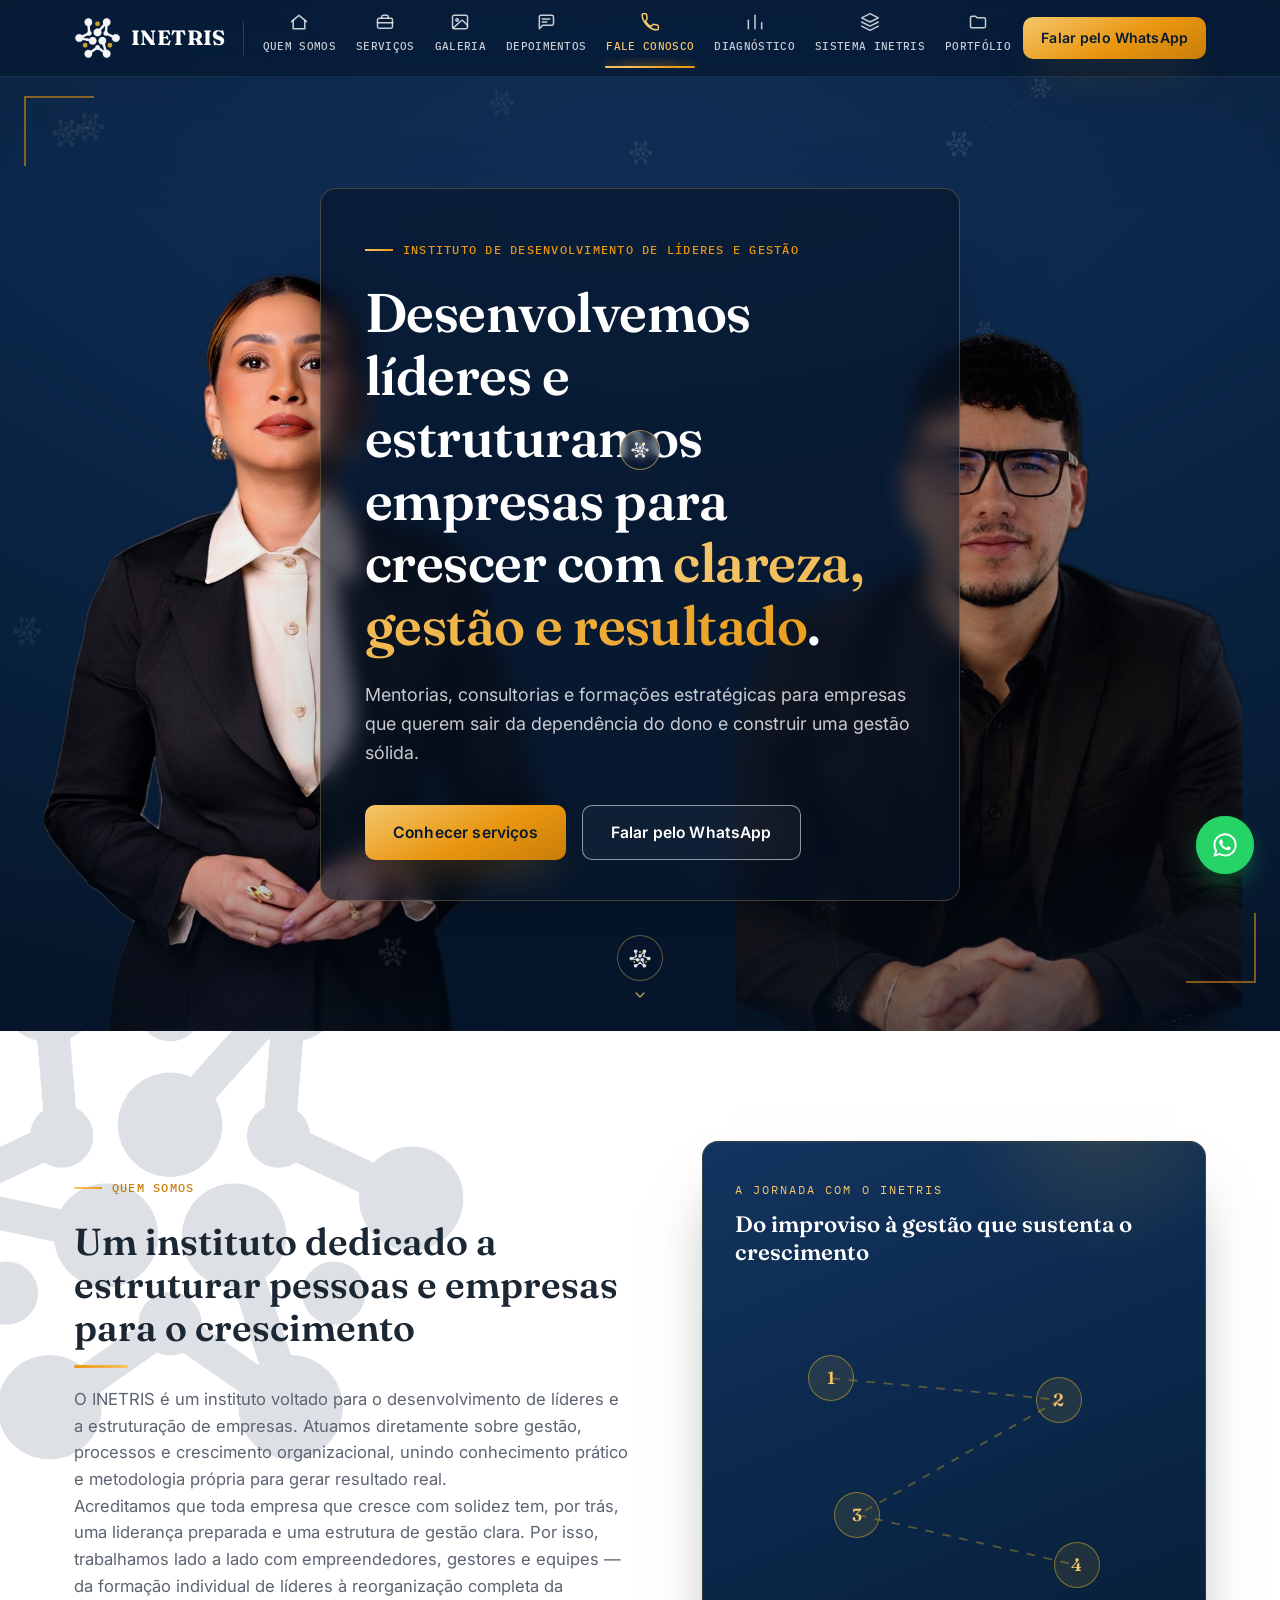
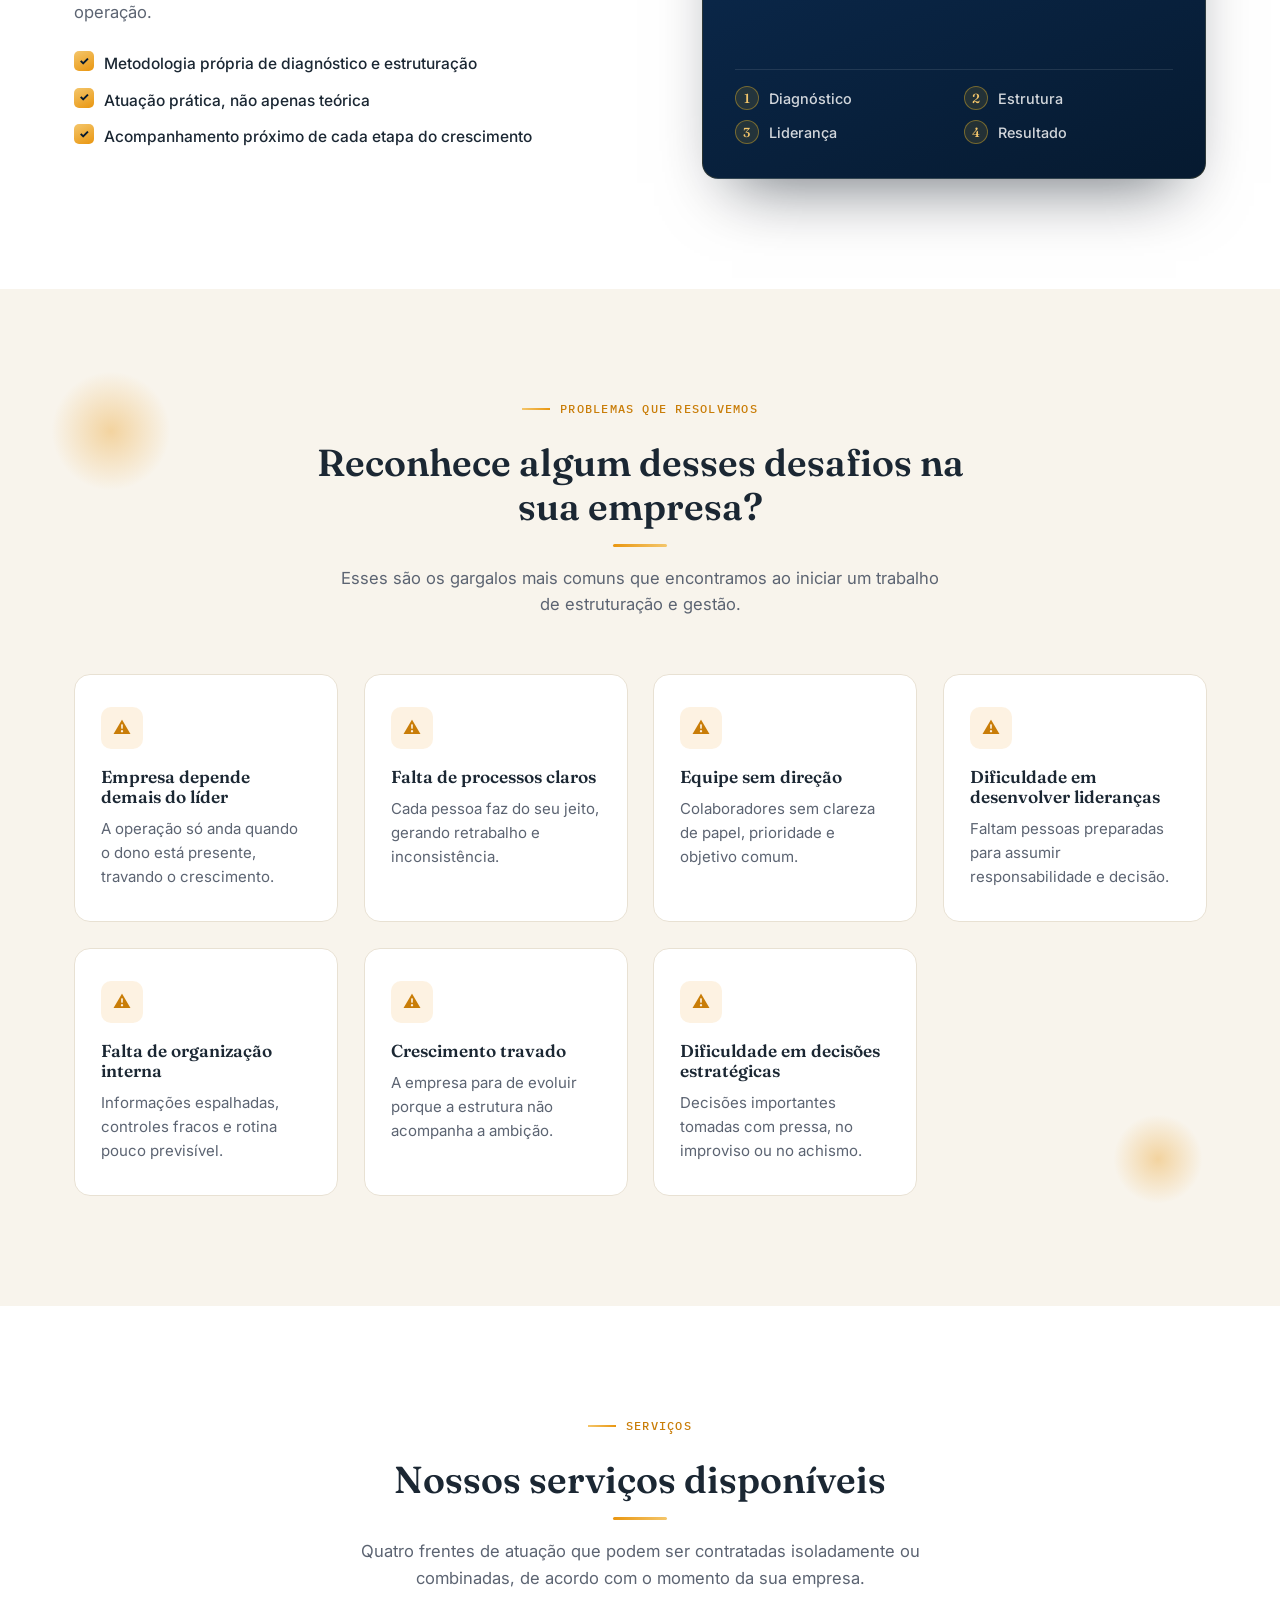
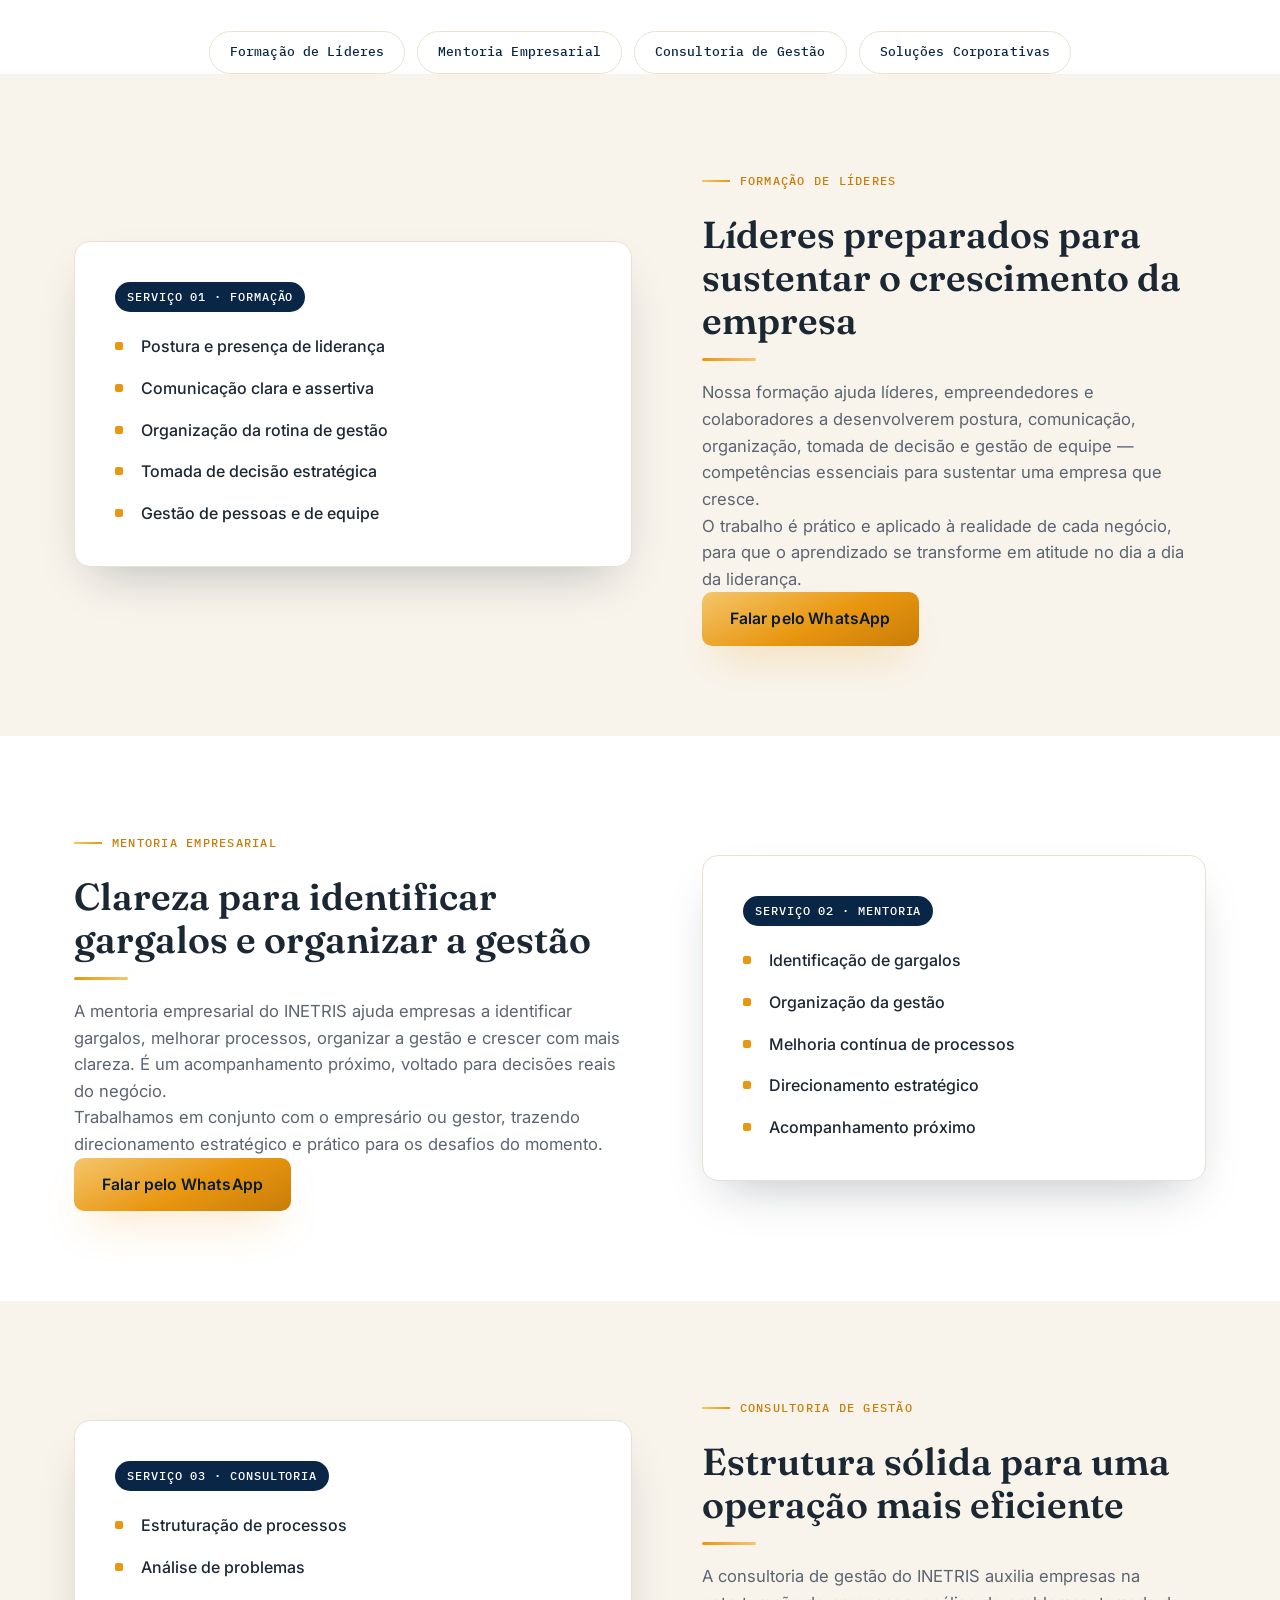
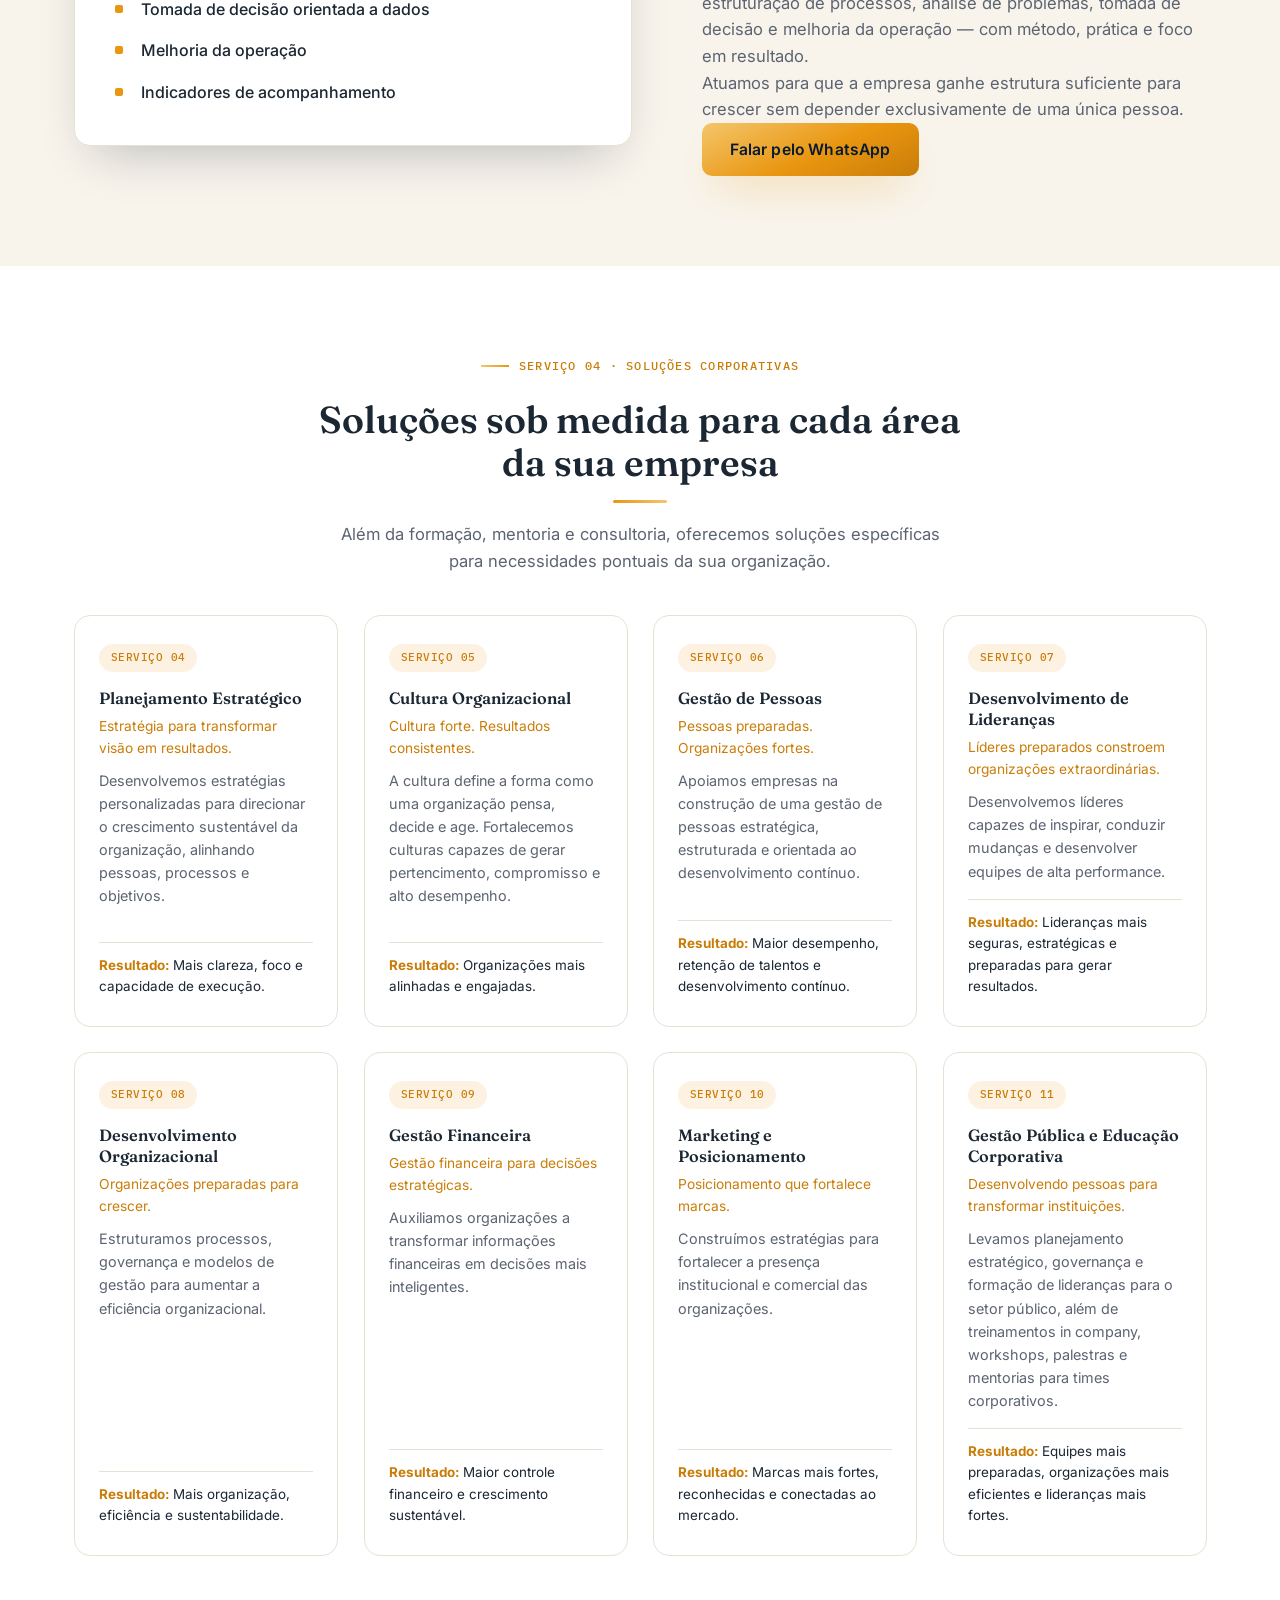
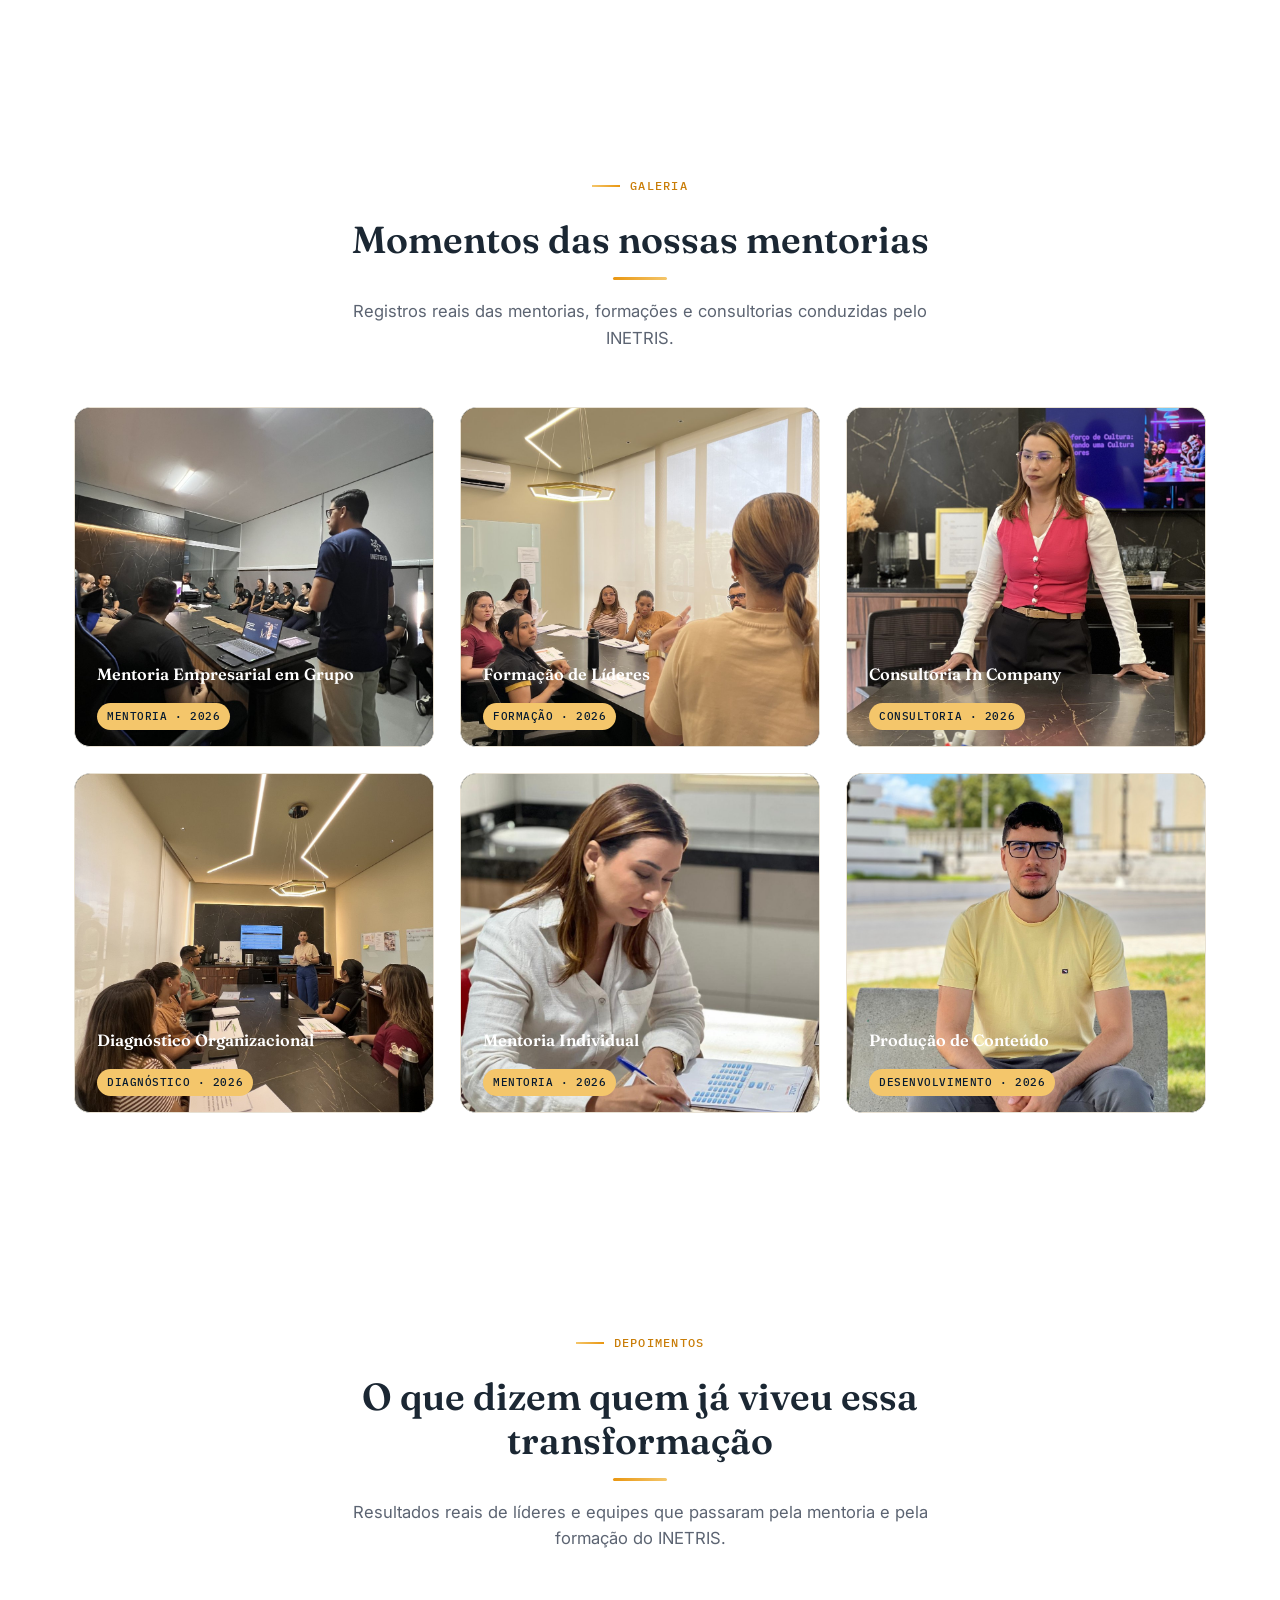
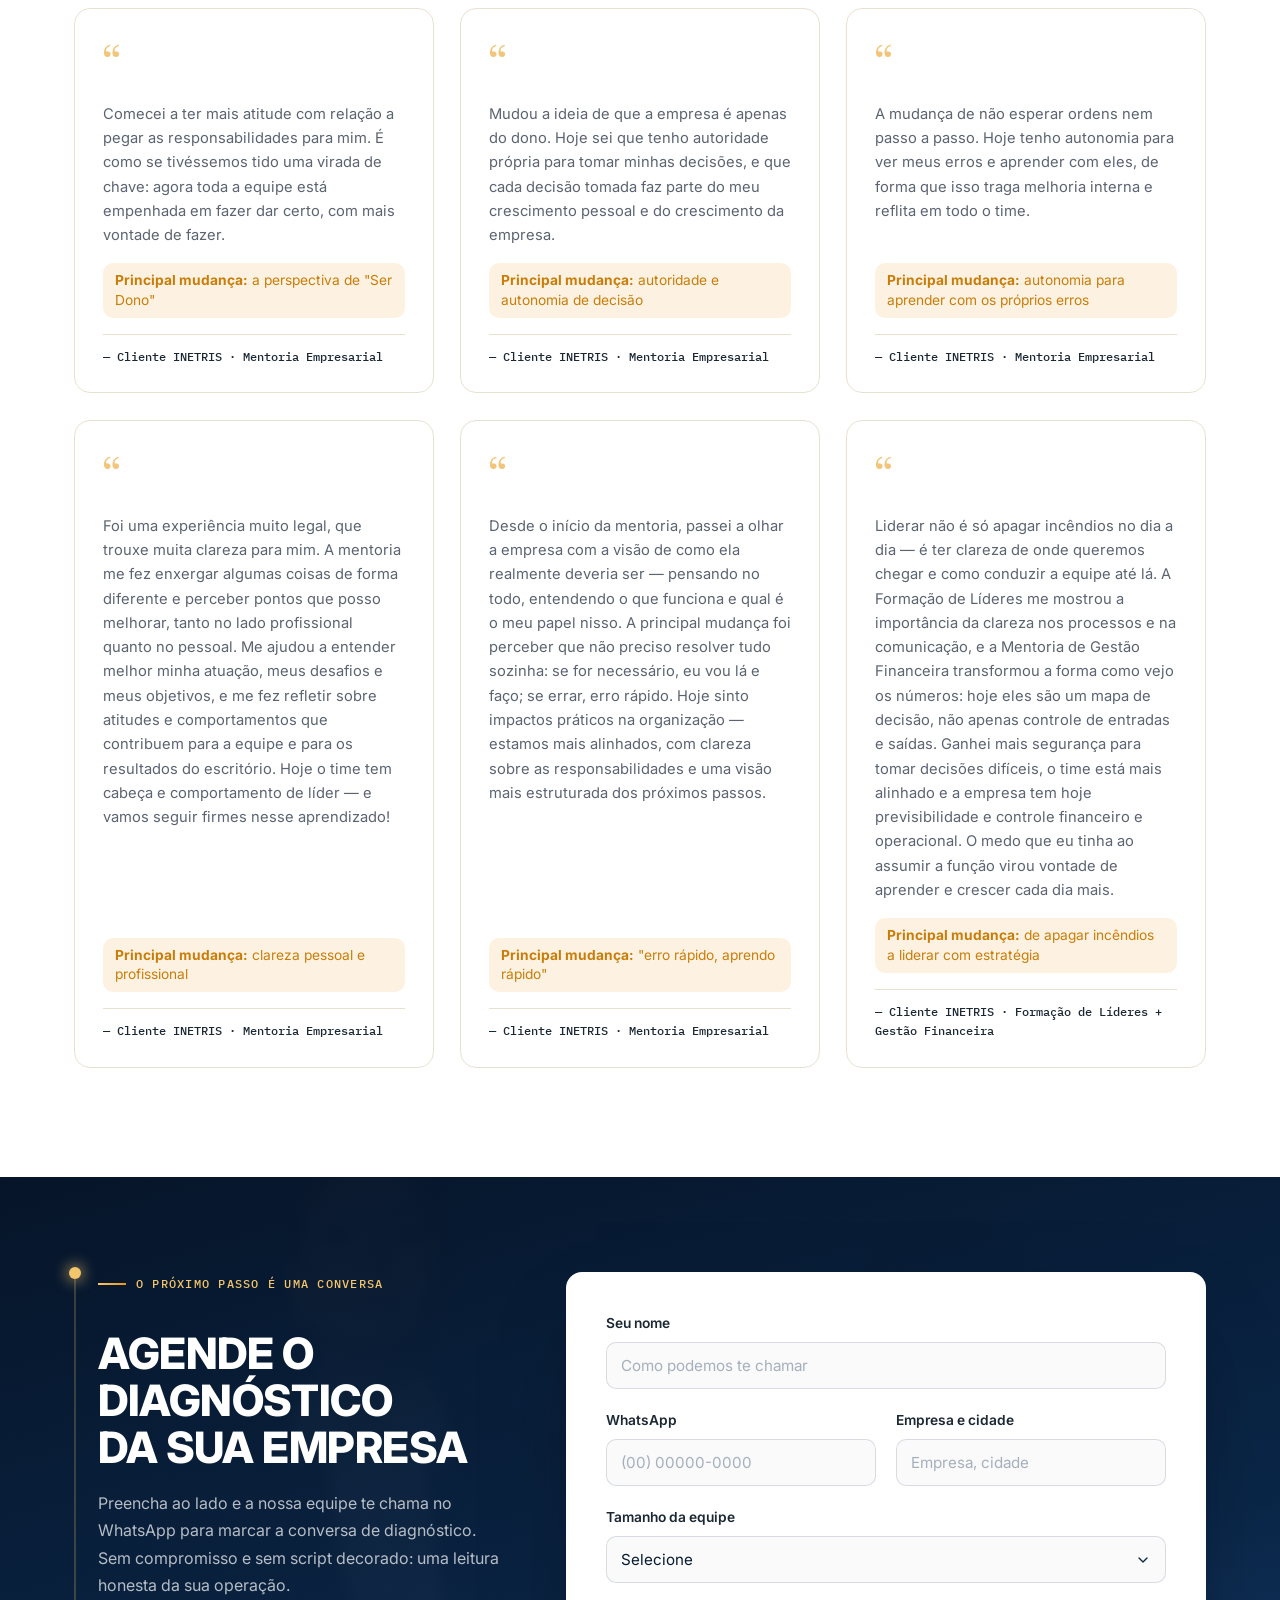
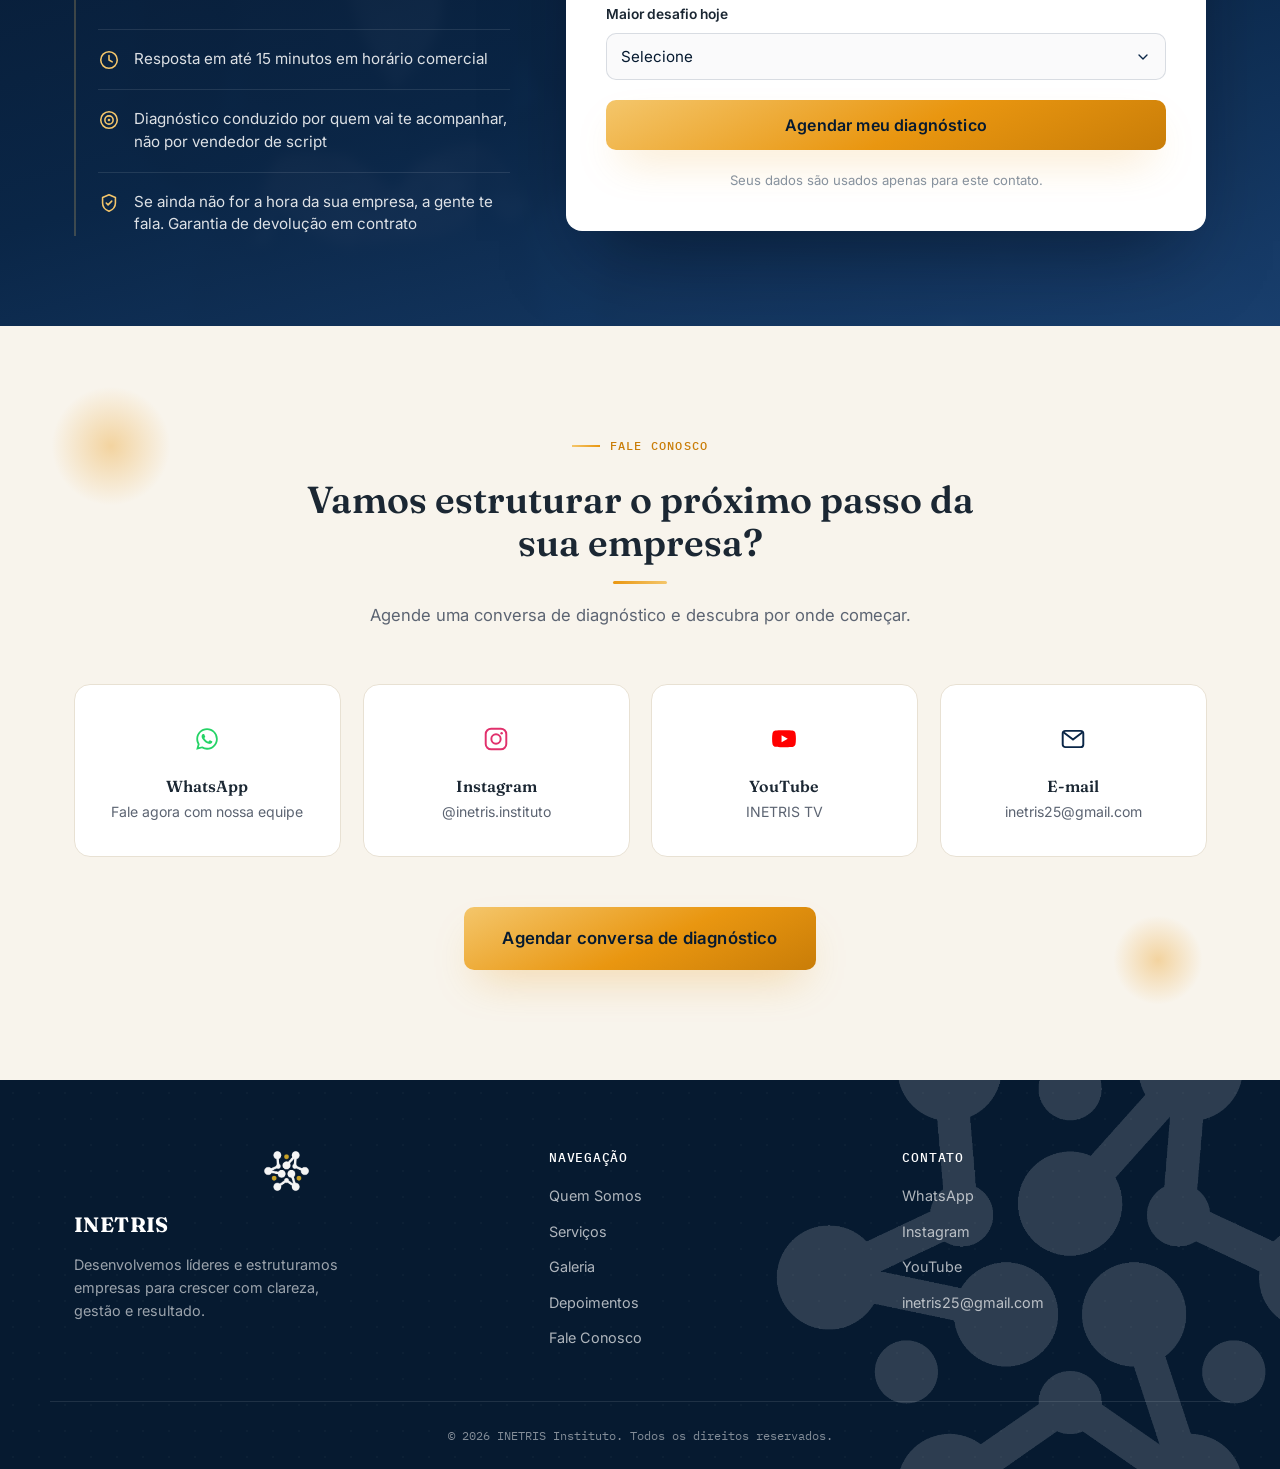
<file: index.html>
<!DOCTYPE html>
<html lang="pt-BR">
<head><link rel="stylesheet" href="css/style.css">
<meta charset="UTF-8">
<meta name="viewport" content="width=device-width, initial-scale=1.0">
<title>INETRIS | Instituto de Desenvolvimento de Líderes e Gestão Empresarial</title>
<meta name="description" content="O INETRIS desenvolve líderes e estrutura empresas para crescer com clareza, gestão e resultado, por meio de mentorias, consultorias e formações estratégicas.">

<!-- ======================================================================
     ESTRUTURA PREPARADA PARA EXPANSÃO FUTURA
     As rotas/páginas abaixo NÃO estão implementadas nesta etapa.
     Servem apenas como mapa de navegação para os próximos módulos do
     ecossistema digital do INETRIS (ver README.md > "Próximos módulos"):
       /crm            -> CRM interno
       /sistema-rh      -> Sistema de RH
       /galeria         -> Galeria completa de mentorias (com filtros)
       /login           -> Área de login / painel administrativo
     Quando esses módulos forem desenvolvidos, basta criar as páginas
     correspondentes e ligar os links já reservados no rodapé.
     ====================================================================== -->

<link rel="preconnect" href="https://fonts.googleapis.com">
<link rel="preconnect" href="https://fonts.gstatic.com" crossorigin>
<link href="https://fonts.googleapis.com/css2?family=Fraunces:opsz,wght@9..144,400;9..144,500;9..144,600;9..144,700&family=Inter:wght@400;500;600;700;800&family=IBM+Plex+Mono:wght@400;500;600&display=swap" rel="stylesheet">

<link rel="stylesheet" href="css/style.css">
<link rel="stylesheet" href="css/premium.css">
</head>
<body>

<!-- Preloader: some suavemente assim que a página carrega (camada premium) -->
<div class="preloader" aria-hidden="true">
  <div class="preloader-inner">
    <span class="preloader-ring"></span>
    <span class="preloader-mark"><img src="assets/logo.png" alt=""></span>
  </div>
</div>

<div class="scroll-progress" aria-hidden="true"><span id="scroll-progress-bar"></span></div>

<!-- ========================= HEADER / NAV ========================= -->
<header class="site-header" id="topo">
  <div class="container header-inner">
    <a href="#topo" class="brand">
      <img src="assets/logo.png" alt="INETRIS Instituto" class="brand-logo">
      <span class="brand-name">INETRIS</span>
    </a>

    <span class="nav-divider" aria-hidden="true"></span>

    <nav class="main-nav" id="main-nav">
      <ul>
        <span class="nav-magic" id="nav-magic" aria-hidden="true"></span>
        <li><a href="#quem-somos" class="nav-link">
          <svg class="nav-icon" viewBox="0 0 24 24" fill="none" stroke="currentColor" stroke-width="1.8" stroke-linecap="round" stroke-linejoin="round"><path d="M3 11.5 12 4l9 7.5"/><path d="M5 10v10h14V10"/></svg>
          <span>Quem Somos</span>
        </a></li>
        <li><a href="#servicos" class="nav-link">
          <svg class="nav-icon" viewBox="0 0 24 24" fill="none" stroke="currentColor" stroke-width="1.8" stroke-linecap="round" stroke-linejoin="round"><rect x="3" y="7.5" width="18" height="12" rx="2"/><path d="M8 7.5V6a2 2 0 0 1 2-2h4a2 2 0 0 1 2 2v1.5"/><path d="M3 13h18"/></svg>
          <span>Serviços</span>
        </a></li>
        <li><a href="#galeria" class="nav-link">
          <svg class="nav-icon" viewBox="0 0 24 24" fill="none" stroke="currentColor" stroke-width="1.8" stroke-linecap="round" stroke-linejoin="round"><rect x="3" y="4" width="18" height="16" rx="2"/><circle cx="8.5" cy="9.5" r="1.5"/><path d="M21 16l-5.5-5.5a1.5 1.5 0 0 0-2.1 0L4 19"/></svg>
          <span>Galeria</span>
        </a></li>
        <li><a href="#depoimentos" class="nav-link">
          <svg class="nav-icon" viewBox="0 0 24 24" fill="none" stroke="currentColor" stroke-width="1.8" stroke-linecap="round" stroke-linejoin="round"><path d="M21 14a2 2 0 0 1-2 2H8l-4 4V6a2 2 0 0 1 2-2h13a2 2 0 0 1 2 2Z"/><path d="M7.5 8.5h9"/><path d="M7.5 12h5.5"/></svg>
          <span>Depoimentos</span>
        </a></li>
        <li><a href="#contato" class="nav-link">
          <svg class="nav-icon" viewBox="0 0 24 24" fill="none" stroke="currentColor" stroke-width="1.8" stroke-linecap="round" stroke-linejoin="round"><path d="M6.6 10.8a15 15 0 0 0 6.6 6.6l2.2-2.2a1.4 1.4 0 0 1 1.4-.34c1.2.4 2.5.6 3.8.6a1.4 1.4 0 0 1 1.4 1.4V20a1.4 1.4 0 0 1-1.4 1.4C11.7 21.4 2.6 12.3 2.6 3.4A1.4 1.4 0 0 1 4 2h2.6A1.4 1.4 0 0 1 8 3.4c0 1.3.2 2.6.6 3.8a1.4 1.4 0 0 1-.34 1.4L6.6 10.8Z"/></svg>
          <span>Fale Conosco</span>
        </a></li>
        <li><a href="diagnostico.html" class="nav-link">
          <svg class="nav-icon" viewBox="0 0 24 24" fill="none" stroke="currentColor" stroke-width="1.8" stroke-linecap="round" stroke-linejoin="round"><path d="M4 20V10"/><path d="M12 20V4"/><path d="M20 20v-7"/></svg>
          <span>Diagnóstico</span>
        </a></li>
        <li><a href="sistema.html" class="nav-link">
          <svg class="nav-icon" viewBox="0 0 24 24" fill="none" stroke="currentColor" stroke-width="1.8" stroke-linecap="round" stroke-linejoin="round"><path d="M12 2 2 7l10 5 10-5-10-5Z"/><path d="M2 17l10 5 10-5"/><path d="M2 12l10 5 10-5"/></svg>
          <span>Sistema Inetris</span>
        </a></li>
        <li><a href="portfolio.html" class="nav-link">
          <svg class="nav-icon" viewBox="0 0 24 24" fill="none" stroke="currentColor" stroke-width="1.8" stroke-linecap="round" stroke-linejoin="round"><path d="M3 7a2 2 0 0 1 2-2h4l2 2h8a2 2 0 0 1 2 2v8a2 2 0 0 1-2 2H5a2 2 0 0 1-2-2Z"/></svg>
          <span>Portfólio</span>
        </a></li>
      </ul>
      <!-- Reservado para módulo futuro de Login / Painel Administrativo
      <a href="/login" class="nav-login">Entrar</a>
      -->
    </nav>

    <div class="header-actions">
      <a href="https://wa.me/5589999857062" target="_blank" rel="noopener" class="btn btn-primary btn-sm">Falar pelo WhatsApp</a>
      <button class="nav-toggle" id="nav-toggle" aria-label="Abrir menu" aria-expanded="false">
        <span></span><span></span><span></span>
      </button>
    </div>
  </div>
</header>

<!-- ========================= HERO ========================= -->
<section class="hero hero-photo">
  <div class="hero-bg" aria-hidden="true"></div>
  <div class="hero-people-bg" aria-hidden="true">
    <img class="hero-person-bg hero-person-bg-1" src="assets/pessoa-1.png" alt="">
    <img class="hero-person-bg hero-person-bg-2" src="assets/pessoa-2.png" alt="">
  </div>
  <div class="hero-bg-overlay" aria-hidden="true"></div>
  <canvas class="hero-logo-constellation" aria-hidden="true"></canvas>
  <div class="hero-spotlight" id="hero-spotlight" aria-hidden="true"></div>
  <div class="container hero-row">
  <div class="hero-inner hero-card" id="hero-parallax">
    <p class="eyebrow hero-anim" style="--anim-delay:80ms"><span class="eyebrow-bar"></span> Instituto de Desenvolvimento de Líderes e Gestão</p>
    <h1 class="hero-title hero-anim" style="--anim-delay:200ms">Desenvolvemos líderes e estruturamos empresas para crescer com <span class="text-gradient">clareza, gestão e resultado</span>.</h1>
    <p class="hero-subtitle hero-anim" style="--anim-delay:340ms">Mentorias, consultorias e formações estratégicas para empresas que querem sair da dependência do dono e construir uma gestão sólida.</p>
    <div class="hero-actions hero-anim" style="--anim-delay:460ms">
      <a href="#servicos" class="btn btn-primary btn-magnetic">Conhecer serviços</a>
      <a href="https://wa.me/5589999857062" target="_blank" rel="noopener" class="btn btn-outline btn-magnetic">Falar pelo WhatsApp</a>
    </div>
  </div>
  </div>
  <div class="hero-corner hero-corner-tl" aria-hidden="true"></div>
  <div class="hero-corner hero-corner-br" aria-hidden="true"></div>
  <a href="#quem-somos" class="hero-scroll-hint" aria-label="Rolar para ver mais">
    <span class="hero-scroll-hint-ring">
      <img src="assets/logo.png" alt="" class="hero-scroll-hint-logo">
    </span>
    <svg class="hero-scroll-hint-chevron" viewBox="0 0 24 24" fill="none" stroke="currentColor" stroke-width="2" stroke-linecap="round" stroke-linejoin="round" aria-hidden="true"><path d="m6 9 6 6 6-6"/></svg>
  </a>
</section>

<!-- ========================= QUEM SOMOS ========================= -->
<section class="section" id="quem-somos">
  <div class="container split">
    <div class="split-text reveal">
      <p class="eyebrow eyebrow-dark"><span class="eyebrow-bar"></span> Quem Somos</p>
      <h2 class="section-title reveal">Um instituto dedicado a estruturar pessoas e empresas para o crescimento</h2>
      <p class="section-text">
        O INETRIS é um instituto voltado para o desenvolvimento de líderes e a estruturação de empresas. Atuamos diretamente sobre gestão, processos e crescimento organizacional, unindo conhecimento prático e metodologia própria para gerar resultado real.
      </p>
      <p class="section-text">
        Acreditamos que toda empresa que cresce com solidez tem, por trás, uma liderança preparada e uma estrutura de gestão clara. Por isso, trabalhamos lado a lado com empreendedores, gestores e equipes — da formação individual de líderes à reorganização completa da operação.
      </p>
      <ul class="check-list">
        <li>Metodologia própria de diagnóstico e estruturação</li>
        <li>Atuação prática, não apenas teórica</li>
        <li>Acompanhamento próximo de cada etapa do crescimento</li>
      </ul>
    </div>
    <div class="split-visual reveal">
      <div class="journey-card">
        <div class="journey-card-head">
          <span class="journey-card-kicker">A jornada com o INETRIS</span>
          <h3 class="journey-card-title">Do improviso à gestão que sustenta o crescimento</h3>
        </div>
        <div class="constellation" role="list">
          <svg class="constellation-links" viewBox="0 0 100 100" preserveAspectRatio="none" aria-hidden="true">
            <line x1="22" y1="24" x2="74" y2="30"></line>
            <line x1="74" y1="30" x2="28" y2="62"></line>
            <line x1="28" y1="62" x2="78" y2="76"></line>
          </svg>
          <div class="constellation-node cn1" style="left:22%;top:24%" role="listitem" tabindex="0">
            <span class="cn-dot"><span class="cn-num">1</span></span>
            <div class="cn-info">
              <strong>Diagnóstico</strong>
              <p>Entendemos onde a empresa está hoje — gargalos, forças e o que trava o crescimento.</p>
            </div>
          </div>
          <div class="constellation-node cn2" style="left:74%;top:30%" role="listitem" tabindex="0">
            <span class="cn-dot"><span class="cn-num">2</span></span>
            <div class="cn-info">
              <strong>Estrutura</strong>
              <p>Organizamos áreas, processos e responsabilidades para a operação parar de depender do dono.</p>
            </div>
          </div>
          <div class="constellation-node cn3" style="left:28%;top:62%" role="listitem" tabindex="0">
            <span class="cn-dot"><span class="cn-num">3</span></span>
            <div class="cn-info">
              <strong>Liderança</strong>
              <p>Preparamos gestores e equipes para conduzir, decidir e crescer com autonomia.</p>
            </div>
          </div>
          <div class="constellation-node cn4" style="left:78%;top:76%" role="listitem" tabindex="0">
            <span class="cn-dot"><span class="cn-num">4</span></span>
            <div class="cn-info">
              <strong>Resultado</strong>
              <p>Uma empresa mais sólida, previsível e pronta para escalar com consistência.</p>
            </div>
          </div>
        </div>
        <ul class="constellation-legend">
          <li><span class="cl-n">1</span> Diagnóstico</li>
          <li><span class="cl-n">2</span> Estrutura</li>
          <li><span class="cl-n">3</span> Liderança</li>
          <li><span class="cl-n">4</span> Resultado</li>
        </ul>
      </div>
    </div>
  </div>
</section>

<!-- ========================= PROBLEMAS ========================= -->
<section class="section section-alt" id="problemas">
  <span class="float-dot fd1" aria-hidden="true"></span>
  <span class="float-dot fd2" aria-hidden="true"></span>
  <span class="float-dot fd3" aria-hidden="true"></span>
  <div class="container">
    <p class="eyebrow eyebrow-dark center"><span class="eyebrow-bar"></span> Problemas que Resolvemos</p>
    <h2 class="section-title reveal center">Reconhece algum desses desafios na sua empresa?</h2>
    <p class="section-text center max-w">Esses são os gargalos mais comuns que encontramos ao iniciar um trabalho de estruturação e gestão.</p>

    <div class="cards-grid problems-grid">
      <div class="problem-card reveal">
        <span class="problem-icon">⚠</span>
        <h3>Empresa depende demais do líder</h3>
        <p>A operação só anda quando o dono está presente, travando o crescimento.</p>
      </div>
      <div class="problem-card reveal">
        <span class="problem-icon">⚠</span>
        <h3>Falta de processos claros</h3>
        <p>Cada pessoa faz do seu jeito, gerando retrabalho e inconsistência.</p>
      </div>
      <div class="problem-card reveal">
        <span class="problem-icon">⚠</span>
        <h3>Equipe sem direção</h3>
        <p>Colaboradores sem clareza de papel, prioridade e objetivo comum.</p>
      </div>
      <div class="problem-card reveal">
        <span class="problem-icon">⚠</span>
        <h3>Dificuldade em desenvolver lideranças</h3>
        <p>Faltam pessoas preparadas para assumir responsabilidade e decisão.</p>
      </div>
      <div class="problem-card reveal">
        <span class="problem-icon">⚠</span>
        <h3>Falta de organização interna</h3>
        <p>Informações espalhadas, controles fracos e rotina pouco previsível.</p>
      </div>
      <div class="problem-card reveal">
        <span class="problem-icon">⚠</span>
        <h3>Crescimento travado</h3>
        <p>A empresa para de evoluir porque a estrutura não acompanha a ambição.</p>
      </div>
      <div class="problem-card reveal">
        <span class="problem-icon">⚠</span>
        <h3>Dificuldade em decisões estratégicas</h3>
        <p>Decisões importantes tomadas com pressa, no improviso ou no achismo.</p>
      </div>
    </div>
  </div>
</section>

<!-- ========================= SERVIÇOS ========================= -->
<section class="section" id="servicos">
  <div class="container">
    <p class="eyebrow eyebrow-dark center"><span class="eyebrow-bar"></span> Serviços</p>
    <h2 class="section-title reveal center">Nossos serviços disponíveis</h2>
    <p class="section-text center max-w">Quatro frentes de atuação que podem ser contratadas isoladamente ou combinadas, de acordo com o momento da sua empresa.</p>

    <nav class="service-pills reveal" aria-label="Atalhos para os serviços">
      <a href="#formacao" class="service-pill">Formação de Líderes</a>
      <a href="#mentoria" class="service-pill">Mentoria Empresarial</a>
      <a href="#consultoria" class="service-pill">Consultoria de Gestão</a>
      <a href="#solucoes-corporativas" class="service-pill">Soluções Corporativas</a>
    </nav>
  </div>

  <!-- ---- Serviço 01 — Formação de Líderes ---- -->
  <div class="service-row service-row-alt" id="formacao">
    <div class="container split split-reverse">
      <div class="split-visual reveal">
        <div class="feature-panel">
          <span class="feature-panel-label">SERVIÇO 01 · FORMAÇÃO</span>
          <ul class="feature-panel-list">
            <li>Postura e presença de liderança</li>
            <li>Comunicação clara e assertiva</li>
            <li>Organização da rotina de gestão</li>
            <li>Tomada de decisão estratégica</li>
            <li>Gestão de pessoas e de equipe</li>
          </ul>
        </div>
      </div>
      <div class="split-text reveal">
        <p class="eyebrow eyebrow-dark"><span class="eyebrow-bar"></span> Formação de Líderes</p>
        <h3 class="section-title reveal">Líderes preparados para sustentar o crescimento da empresa</h3>
        <p class="section-text">
          Nossa formação ajuda líderes, empreendedores e colaboradores a desenvolverem postura, comunicação, organização, tomada de decisão e gestão de equipe — competências essenciais para sustentar uma empresa que cresce.
        </p>
        <p class="section-text">
          O trabalho é prático e aplicado à realidade de cada negócio, para que o aprendizado se transforme em atitude no dia a dia da liderança.
        </p>
        <a href="https://wa.me/5589999857062" target="_blank" rel="noopener" class="btn btn-primary">Falar pelo WhatsApp</a>
      </div>
    </div>
  </div>

  <!-- ---- Serviço 02 — Mentoria Empresarial ---- -->
  <div class="service-row" id="mentoria">
    <div class="container split">
      <div class="split-text reveal">
        <p class="eyebrow eyebrow-dark"><span class="eyebrow-bar"></span> Mentoria Empresarial</p>
        <h3 class="section-title reveal">Clareza para identificar gargalos e organizar a gestão</h3>
        <p class="section-text">
          A mentoria empresarial do INETRIS ajuda empresas a identificar gargalos, melhorar processos, organizar a gestão e crescer com mais clareza. É um acompanhamento próximo, voltado para decisões reais do negócio.
        </p>
        <p class="section-text">
          Trabalhamos em conjunto com o empresário ou gestor, trazendo direcionamento estratégico e prático para os desafios do momento.
        </p>
        <a href="https://wa.me/5589999857062" target="_blank" rel="noopener" class="btn btn-primary">Falar pelo WhatsApp</a>
      </div>
      <div class="split-visual reveal">
        <div class="feature-panel feature-panel-accent">
          <span class="feature-panel-label">SERVIÇO 02 · MENTORIA</span>
          <ul class="feature-panel-list">
            <li>Identificação de gargalos</li>
            <li>Organização da gestão</li>
            <li>Melhoria contínua de processos</li>
            <li>Direcionamento estratégico</li>
            <li>Acompanhamento próximo</li>
          </ul>
        </div>
      </div>
    </div>
  </div>

  <!-- ---- Serviço 03 — Consultoria de Gestão ---- -->
  <div class="service-row service-row-alt" id="consultoria">
    <div class="container split split-reverse">
      <div class="split-visual reveal">
        <div class="feature-panel">
          <span class="feature-panel-label">SERVIÇO 03 · CONSULTORIA</span>
          <ul class="feature-panel-list">
            <li>Estruturação de processos</li>
            <li>Análise de problemas</li>
            <li>Tomada de decisão orientada a dados</li>
            <li>Melhoria da operação</li>
            <li>Indicadores de acompanhamento</li>
          </ul>
        </div>
      </div>
      <div class="split-text reveal">
        <p class="eyebrow eyebrow-dark"><span class="eyebrow-bar"></span> Consultoria de Gestão</p>
        <h3 class="section-title reveal">Estrutura sólida para uma operação mais eficiente</h3>
        <p class="section-text">
          A consultoria de gestão do INETRIS auxilia empresas na estruturação de processos, análise de problemas, tomada de decisão e melhoria da operação — com método, prática e foco em resultado.
        </p>
        <p class="section-text">
          Atuamos para que a empresa ganhe estrutura suficiente para crescer sem depender exclusivamente de uma única pessoa.
        </p>
        <a href="https://wa.me/5589999857062" target="_blank" rel="noopener" class="btn btn-primary">Falar pelo WhatsApp</a>
      </div>
    </div>
  </div>

  <!-- ---- Serviço 04 — Soluções Corporativas (cards compactos) ---- -->
  <div class="container" id="solucoes-corporativas" style="margin-top: 90px;">
    <p class="eyebrow eyebrow-dark center"><span class="eyebrow-bar"></span> Serviço 04 · Soluções Corporativas</p>
    <h2 class="section-title reveal center">Soluções sob medida para cada área da sua empresa</h2>
    <p class="section-text center max-w">Além da formação, mentoria e consultoria, oferecemos soluções específicas para necessidades pontuais da sua organização.</p>

    <div class="cards-grid solutions-grid">
      <div class="solution-card reveal">
        <span class="solution-number">Serviço 04</span>
        <h3>Planejamento Estratégico</h3>
        <p class="solution-tagline">Estratégia para transformar visão em resultados.</p>
        <p>Desenvolvemos estratégias personalizadas para direcionar o crescimento sustentável da organização, alinhando pessoas, processos e objetivos.</p>
        <p class="solution-result"><strong>Resultado:</strong> Mais clareza, foco e capacidade de execução.</p>
      </div>

      <div class="solution-card reveal">
        <span class="solution-number">Serviço 05</span>
        <h3>Cultura Organizacional</h3>
        <p class="solution-tagline">Cultura forte. Resultados consistentes.</p>
        <p>A cultura define a forma como uma organização pensa, decide e age. Fortalecemos culturas capazes de gerar pertencimento, compromisso e alto desempenho.</p>
        <p class="solution-result"><strong>Resultado:</strong> Organizações mais alinhadas e engajadas.</p>
      </div>

      <div class="solution-card reveal">
        <span class="solution-number">Serviço 06</span>
        <h3>Gestão de Pessoas</h3>
        <p class="solution-tagline">Pessoas preparadas. Organizações fortes.</p>
        <p>Apoiamos empresas na construção de uma gestão de pessoas estratégica, estruturada e orientada ao desenvolvimento contínuo.</p>
        <p class="solution-result"><strong>Resultado:</strong> Maior desempenho, retenção de talentos e desenvolvimento contínuo.</p>
      </div>

      <div class="solution-card reveal">
        <span class="solution-number">Serviço 07</span>
        <h3>Desenvolvimento de Lideranças</h3>
        <p class="solution-tagline">Líderes preparados constroem organizações extraordinárias.</p>
        <p>Desenvolvemos líderes capazes de inspirar, conduzir mudanças e desenvolver equipes de alta performance.</p>
        <p class="solution-result"><strong>Resultado:</strong> Lideranças mais seguras, estratégicas e preparadas para gerar resultados.</p>
      </div>

      <div class="solution-card reveal">
        <span class="solution-number">Serviço 08</span>
        <h3>Desenvolvimento Organizacional</h3>
        <p class="solution-tagline">Organizações preparadas para crescer.</p>
        <p>Estruturamos processos, governança e modelos de gestão para aumentar a eficiência organizacional.</p>
        <p class="solution-result"><strong>Resultado:</strong> Mais organização, eficiência e sustentabilidade.</p>
      </div>

      <div class="solution-card reveal">
        <span class="solution-number">Serviço 09</span>
        <h3>Gestão Financeira</h3>
        <p class="solution-tagline">Gestão financeira para decisões estratégicas.</p>
        <p>Auxiliamos organizações a transformar informações financeiras em decisões mais inteligentes.</p>
        <p class="solution-result"><strong>Resultado:</strong> Maior controle financeiro e crescimento sustentável.</p>
      </div>

      <div class="solution-card reveal">
        <span class="solution-number">Serviço 10</span>
        <h3>Marketing e Posicionamento</h3>
        <p class="solution-tagline">Posicionamento que fortalece marcas.</p>
        <p>Construímos estratégias para fortalecer a presença institucional e comercial das organizações.</p>
        <p class="solution-result"><strong>Resultado:</strong> Marcas mais fortes, reconhecidas e conectadas ao mercado.</p>
      </div>

      <div class="solution-card reveal">
        <span class="solution-number">Serviço 11</span>
        <h3>Gestão Pública e Educação Corporativa</h3>
        <p class="solution-tagline">Desenvolvendo pessoas para transformar instituições.</p>
        <p>Levamos planejamento estratégico, governança e formação de lideranças para o setor público, além de treinamentos in company, workshops, palestras e mentorias para times corporativos.</p>
        <p class="solution-result"><strong>Resultado:</strong> Equipes mais preparadas, organizações mais eficientes e lideranças mais fortes.</p>
      </div>
    </div>
  </div>
</section>

<!-- ========================= GALERIA / MENTORIAS ========================= -->
<section class="section" id="galeria">
  <div class="container">
    <p class="eyebrow eyebrow-dark center"><span class="eyebrow-bar"></span> Galeria</p>
    <h2 class="section-title reveal center">Momentos das nossas mentorias</h2>
    <p class="section-text center max-w">Registros reais das mentorias, formações e consultorias conduzidas pelo INETRIS.</p>

    <div class="gallery-grid">
      <figure class="gallery-card reveal">
        <div class="gallery-img" style="background-image:url('assets/mentorias/mentoria-grupo-apresentacao.jpg');background-position:center 58%"></div>
        <figcaption>
          <h3>Mentoria Empresarial em Grupo</h3>
          <p>Encontro de gestão e direcionamento estratégico com a equipe.</p>
          <span class="gallery-meta">Mentoria · 2026</span>
        </figcaption>
      </figure>
      <figure class="gallery-card reveal">
        <div class="gallery-img" style="background-image:url('assets/mentorias/formacao-lideres-turma.jpg');background-position:center 55%"></div>
        <figcaption>
          <h3>Formação de Líderes</h3>
          <p>Palestra sobre cultura organizacional e desenvolvimento de equipes.</p>
          <span class="gallery-meta">Formação · 2026</span>
        </figcaption>
      </figure>
      <figure class="gallery-card reveal">
        <div class="gallery-img" style="background-image:url('assets/mentorias/consultoria-in-loco.jpg');background-position:center 15%"></div>
        <figcaption>
          <h3>Consultoria In Company</h3>
          <p>Diagnóstico e mapeamento de processos na empresa.</p>
          <span class="gallery-meta">Consultoria · 2026</span>
        </figcaption>
      </figure>
      <figure class="gallery-card reveal">
        <div class="gallery-img" style="background-image:url('assets/mentorias/diagnostico-organizacional.jpg');background-position:center 62%"></div>
        <figcaption>
          <h3>Diagnóstico Organizacional</h3>
          <p>Sessão de mapeamento de gargalos com a liderança.</p>
          <span class="gallery-meta">Diagnóstico · 2026</span>
        </figcaption>
      </figure>
      <figure class="gallery-card reveal">
        <div class="gallery-img" style="background-image:url('assets/mentorias/mentoria-individual-anotacoes.jpg');background-position:center 15%"></div>
        <figcaption>
          <h3>Mentoria Individual</h3>
          <p>Acompanhamento próximo de líder e gestor.</p>
          <span class="gallery-meta">Mentoria · 2026</span>
        </figcaption>
      </figure>
      <figure class="gallery-card reveal">
        <div class="gallery-img" style="background-image:url('assets/mentorias/producao-conteudo-retrato.jpg');background-position:center 15%"></div>
        <figcaption>
          <h3>Produção de Conteúdo</h3>
          <p>Bastidores da gravação de conteúdos institucionais do INETRIS.</p>
          <span class="gallery-meta">Desenvolvimento · 2026</span>
        </figcaption>
      </figure>
    </div>

    <!-- Reservado para módulo futuro de Galeria completa com filtros
    <div class="center" style="margin-top: 2rem;">
      <a href="/galeria" class="btn btn-outline-dark">Ver galeria completa</a>
    </div>
    -->
  </div>
</section>

<!-- ========================= DEPOIMENTOS ========================= -->
<section class="section" id="depoimentos">
  <div class="container">
    <p class="eyebrow eyebrow-dark center"><span class="eyebrow-bar"></span> Depoimentos</p>
    <h2 class="section-title reveal center">O que dizem quem já viveu essa transformação</h2>
    <p class="section-text center max-w">Resultados reais de líderes e equipes que passaram pela mentoria e pela formação do INETRIS.</p>

    <div class="testimonials-grid">

      <article class="testimonial-card reveal">
        <span class="testimonial-quote-mark">&ldquo;</span>
        <p class="testimonial-text">Comecei a ter mais atitude com relação a pegar as responsabilidades para mim. É como se tivéssemos tido uma virada de chave: agora toda a equipe está empenhada em fazer dar certo, com mais vontade de fazer.</p>
        <div class="testimonial-highlight"><strong>Principal mudança:</strong> a perspectiva de "Ser Dono"</div>
        <footer class="testimonial-author">— Cliente INETRIS · Mentoria Empresarial</footer>
      </article>

      <article class="testimonial-card reveal">
        <span class="testimonial-quote-mark">&ldquo;</span>
        <p class="testimonial-text">Mudou a ideia de que a empresa é apenas do dono. Hoje sei que tenho autoridade própria para tomar minhas decisões, e que cada decisão tomada faz parte do meu crescimento pessoal e do crescimento da empresa.</p>
        <div class="testimonial-highlight"><strong>Principal mudança:</strong> autoridade e autonomia de decisão</div>
        <footer class="testimonial-author">— Cliente INETRIS · Mentoria Empresarial</footer>
      </article>

      <article class="testimonial-card reveal">
        <span class="testimonial-quote-mark">&ldquo;</span>
        <p class="testimonial-text">A mudança de não esperar ordens nem passo a passo. Hoje tenho autonomia para ver meus erros e aprender com eles, de forma que isso traga melhoria interna e reflita em todo o time.</p>
        <div class="testimonial-highlight"><strong>Principal mudança:</strong> autonomia para aprender com os próprios erros</div>
        <footer class="testimonial-author">— Cliente INETRIS · Mentoria Empresarial</footer>
      </article>

      <article class="testimonial-card reveal">
        <span class="testimonial-quote-mark">&ldquo;</span>
        <p class="testimonial-text">Foi uma experiência muito legal, que trouxe muita clareza para mim. A mentoria me fez enxergar algumas coisas de forma diferente e perceber pontos que posso melhorar, tanto no lado profissional quanto no pessoal. Me ajudou a entender melhor minha atuação, meus desafios e meus objetivos, e me fez refletir sobre atitudes e comportamentos que contribuem para a equipe e para os resultados do escritório. Hoje o time tem cabeça e comportamento de líder — e vamos seguir firmes nesse aprendizado!</p>
        <div class="testimonial-highlight"><strong>Principal mudança:</strong> clareza pessoal e profissional</div>
        <footer class="testimonial-author">— Cliente INETRIS · Mentoria Empresarial</footer>
      </article>

      <article class="testimonial-card reveal">
        <span class="testimonial-quote-mark">&ldquo;</span>
        <p class="testimonial-text">Desde o início da mentoria, passei a olhar a empresa com a visão de como ela realmente deveria ser — pensando no todo, entendendo o que funciona e qual é o meu papel nisso. A principal mudança foi perceber que não preciso resolver tudo sozinha: se for necessário, eu vou lá e faço; se errar, erro rápido. Hoje sinto impactos práticos na organização — estamos mais alinhados, com clareza sobre as responsabilidades e uma visão mais estruturada dos próximos passos.</p>
        <div class="testimonial-highlight"><strong>Principal mudança:</strong> "erro rápido, aprendo rápido"</div>
        <footer class="testimonial-author">— Cliente INETRIS · Mentoria Empresarial</footer>
      </article>

      <article class="testimonial-card reveal">
        <span class="testimonial-quote-mark">&ldquo;</span>
        <p class="testimonial-text">Liderar não é só apagar incêndios no dia a dia — é ter clareza de onde queremos chegar e como conduzir a equipe até lá. A Formação de Líderes me mostrou a importância da clareza nos processos e na comunicação, e a Mentoria de Gestão Financeira transformou a forma como vejo os números: hoje eles são um mapa de decisão, não apenas controle de entradas e saídas. Ganhei mais segurança para tomar decisões difíceis, o time está mais alinhado e a empresa tem hoje previsibilidade e controle financeiro e operacional. O medo que eu tinha ao assumir a função virou vontade de aprender e crescer cada dia mais.</p>
        <div class="testimonial-highlight"><strong>Principal mudança:</strong> de apagar incêndios a liderar com estratégia</div>
        <footer class="testimonial-author">— Cliente INETRIS · Formação de Líderes + Gestão Financeira</footer>
      </article>

    </div>
  </div>
</section>

<!-- ========================= AGENDAR DIAGNÓSTICO ========================= -->
<section class="section diagcta" id="agendar">
  <div class="container diagcta-grid">
    <div class="diagcta-info reveal">
      <span class="diagcta-rail" aria-hidden="true"><span class="diagcta-dot"></span></span>
      <div class="diagcta-info-inner">
        <p class="eyebrow"><span class="eyebrow-bar"></span>O PRÓXIMO PASSO É UMA CONVERSA</p>
        <h2 class="diagcta-title">Agende o diagnóstico<br>da sua empresa</h2>
        <p class="diagcta-desc">Preencha ao lado e a nossa equipe te chama no WhatsApp para marcar a conversa de diagnóstico. Sem compromisso e sem script decorado: uma leitura honesta da sua operação.</p>
        <ul class="diagcta-features">
          <li>
            <svg class="diagcta-feature-icon" viewBox="0 0 24 24" fill="none" stroke="currentColor" stroke-width="1.7" stroke-linecap="round" stroke-linejoin="round"><circle cx="12" cy="12" r="9"/><path d="M12 7v5l3.5 2"/></svg>
            <span>Resposta em até 15 minutos em horário comercial</span>
          </li>
          <li>
            <svg class="diagcta-feature-icon" viewBox="0 0 24 24" fill="none" stroke="currentColor" stroke-width="1.7" stroke-linecap="round" stroke-linejoin="round"><circle cx="12" cy="12" r="9"/><circle cx="12" cy="12" r="4.5"/><circle cx="12" cy="12" r="0.6" fill="currentColor"/></svg>
            <span>Diagnóstico conduzido por quem vai te acompanhar, não por vendedor de script</span>
          </li>
          <li>
            <svg class="diagcta-feature-icon" viewBox="0 0 24 24" fill="none" stroke="currentColor" stroke-width="1.7" stroke-linecap="round" stroke-linejoin="round"><path d="M12 3l7 3v6c0 4.5-3 7.5-7 9-4-1.5-7-4.5-7-9V6l7-3Z"/><path d="m9 12 2 2 4-4"/></svg>
            <span>Se ainda não for a hora da sua empresa, a gente te fala. Garantia de devolução em contrato</span>
          </li>
        </ul>
      </div>
    </div>

    <div class="diagcta-card reveal">
      <form id="diagcta-form" class="diagcta-form" autocomplete="off">
        <label class="diagcta-field">
          <span>Seu nome</span>
          <input type="text" name="nome" placeholder="Como podemos te chamar" required>
        </label>
        <div class="diagcta-form-row">
          <label class="diagcta-field">
            <span>WhatsApp</span>
            <input type="tel" name="whatsapp" placeholder="(00) 00000-0000" required>
          </label>
          <label class="diagcta-field">
            <span>Empresa e cidade</span>
            <input type="text" name="empresa_cidade" placeholder="Empresa, cidade">
          </label>
        </div>
        <label class="diagcta-field">
          <span>Tamanho da equipe</span>
          <select name="tamanho_equipe">
            <option value="">Selecione</option>
            <option>Só eu / até 5 pessoas</option>
            <option>6 a 15 pessoas</option>
            <option>16 a 50 pessoas</option>
            <option>Mais de 50 pessoas</option>
          </select>
        </label>
        <label class="diagcta-field">
          <span>Maior desafio hoje</span>
          <select name="maior_desafio">
            <option value="">Selecione</option>
            <option>Dependência do dono</option>
            <option>Falta de processos</option>
            <option>Gestão de pessoas e liderança</option>
            <option>Finanças e indicadores</option>
            <option>Outro</option>
          </select>
        </label>
        <button type="submit" class="btn btn-primary btn-magnetic diagcta-submit">Agendar meu diagnóstico</button>
        <p class="diagcta-hint" id="diagcta-hint">Seus dados são usados apenas para este contato.</p>
      </form>
    </div>
  </div>
</section>

<!-- ========================= FALE CONOSCO ========================= -->
<section class="section section-alt" id="contato">
  <span class="float-dot fd1" aria-hidden="true"></span>
  <span class="float-dot fd2" aria-hidden="true"></span>
  <div class="container">
    <p class="eyebrow eyebrow-dark center"><span class="eyebrow-bar"></span> Fale Conosco</p>
    <h2 class="section-title reveal center">Vamos estruturar o próximo passo da sua empresa?</h2>
    <p class="section-text center max-w">Agende uma conversa de diagnóstico e descubra por onde começar.</p>

    <div class="contact-grid">
      <a href="https://wa.me/5589999857062" target="_blank" rel="noopener" class="contact-card reveal">
        <span class="contact-icon icon-whatsapp">
          <svg viewBox="0 0 24 24" fill="currentColor" aria-hidden="true"><path d="M12.04 2C6.58 2 2.13 6.45 2.13 11.91c0 1.75.46 3.45 1.32 4.95L2.05 22l5.25-1.38a9.9 9.9 0 0 0 4.74 1.21h.01c5.46 0 9.9-4.45 9.9-9.91C21.96 6.45 17.5 2 12.04 2Zm0 18.15h-.01a8.2 8.2 0 0 1-4.19-1.15l-.3-.18-3.12.82.83-3.04-.2-.31a8.23 8.23 0 0 1-1.26-4.38c0-4.55 3.7-8.25 8.26-8.25 2.2 0 4.27.86 5.83 2.42a8.19 8.19 0 0 1 2.41 5.83c0 4.55-3.71 8.24-8.25 8.24Zm4.52-6.17c-.25-.12-1.47-.72-1.69-.81-.23-.08-.39-.12-.56.13-.16.24-.64.81-.78.97-.15.16-.29.18-.54.06-.25-.12-1.04-.38-1.99-1.22-.73-.66-1.23-1.46-1.37-1.71-.15-.24-.02-.38.11-.5.11-.11.25-.29.37-.43.12-.15.16-.25.24-.41.08-.16.04-.31-.02-.43-.06-.12-.56-1.35-.77-1.85-.2-.48-.41-.42-.56-.43h-.48c-.16 0-.43.06-.65.31-.23.24-.85.83-.85 2.03s.87 2.36.99 2.52c.12.16 1.7 2.6 4.13 3.64.58.25 1.03.4 1.38.51.58.18 1.11.16 1.53.1.47-.07 1.47-.6 1.67-1.18.21-.58.21-1.08.15-1.18-.06-.11-.23-.17-.48-.29Z"/></svg>
        </span>
        <h3>WhatsApp</h3>
        <p>Fale agora com nossa equipe</p>
      </a>
      <a href="https://www.instagram.com/inetris.instituto/" target="_blank" rel="noopener" class="contact-card reveal">
        <span class="contact-icon icon-instagram">
          <svg viewBox="0 0 24 24" fill="none" stroke="currentColor" stroke-width="1.8" aria-hidden="true"><rect x="2.5" y="2.5" width="19" height="19" rx="5"/><circle cx="12" cy="12" r="4.3"/><circle cx="17.2" cy="6.8" r="1.15" fill="currentColor" stroke="none"/></svg>
        </span>
        <h3>Instagram</h3>
        <p>@inetris.instituto</p>
      </a>
      <a href="https://www.youtube.com/@inetristv" target="_blank" rel="noopener" class="contact-card reveal">
        <span class="contact-icon icon-youtube">
          <svg viewBox="0 0 24 24" fill="currentColor" aria-hidden="true"><path d="M22.54 6.42a2.78 2.78 0 0 0-1.95-1.97C18.88 4 12 4 12 4s-6.88 0-8.59.45A2.78 2.78 0 0 0 1.46 6.42 29 29 0 0 0 1 11.75a29 29 0 0 0 .46 5.33 2.78 2.78 0 0 0 1.95 1.97C5.12 19.5 12 19.5 12 19.5s6.88 0 8.59-.45a2.78 2.78 0 0 0 1.95-1.97 29 29 0 0 0 .46-5.33 29 29 0 0 0-.46-5.33ZM9.75 15.02V8.48l5.75 3.27-5.75 3.27Z"/></svg>
        </span>
        <h3>YouTube</h3>
        <p>INETRIS TV</p>
      </a>
      <a href="mailto:inetris25@gmail.com" class="contact-card reveal">
        <span class="contact-icon icon-email">
          <svg viewBox="0 0 24 24" fill="none" stroke="currentColor" stroke-width="1.8" aria-hidden="true"><rect x="2.5" y="4.5" width="19" height="15" rx="2.5"/><path d="m3.5 6 8.5 6.5L20.5 6"/></svg>
        </span>
        <h3>E-mail</h3>
        <p>inetris25@gmail.com</p>
      </a>
    </div>

    <div class="contact-cta reveal">
      <a href="https://wa.me/5589999857062" target="_blank" rel="noopener" class="btn btn-primary btn-lg">Agendar conversa de diagnóstico</a>

    </div>
  </div>
</section>

<!-- ========================= FOOTER ========================= -->
<footer class="site-footer">
  <div class="container footer-inner">
    <div class="footer-brand">
      <img src="assets/logo.png" alt="INETRIS Instituto" class="brand-logo brand-logo-light">
      <span class="brand-name">INETRIS</span>
      <p>Desenvolvemos líderes e estruturamos empresas para crescer com clareza, gestão e resultado.</p>
    </div>

    <div class="footer-col">
      <h4>Navegação</h4>
      <ul>
        <li><a href="#quem-somos">Quem Somos</a></li>
        <li><a href="#servicos">Serviços</a></li>
        <li><a href="#galeria">Galeria</a></li>
        <li><a href="#depoimentos">Depoimentos</a></li>
        <li><a href="#contato">Fale Conosco</a></li>
      </ul>
    </div>

    <div class="footer-col">
      <h4>Contato</h4>
      <ul>
        <li><a href="https://wa.me/5589999857062" target="_blank" rel="noopener">WhatsApp</a></li>
        <li><a href="https://www.instagram.com/inetris.instituto/" target="_blank" rel="noopener">Instagram</a></li>
        <li><a href="https://www.youtube.com/@inetristv" target="_blank" rel="noopener">YouTube</a></li>
        <li><a href="mailto:inetris25@gmail.com">inetris25@gmail.com</a></li>
      </ul>
    </div>

    <!--
      Coluna reservada para módulos futuros do ecossistema INETRIS.
      Descomentar e ativar somente quando os módulos forem implementados.

      <div class="footer-col">
        <h4>Área Interna</h4>
        <ul>
          <li><a href="/login">Entrar</a></li>
          <li><a href="/crm">CRM</a></li>
          <li><a href="/sistema-rh">Sistema de RH</a></li>
        </ul>
      </div>
    -->
  </div>
  <div class="footer-bottom">
    <div class="container">
      <p>&copy; <span id="ano"></span> INETRIS Instituto. Todos os direitos reservados.</p>
    </div>
  </div>
</footer>

<a href="https://wa.me/5589999857062" target="_blank" rel="noopener" class="whatsapp-float" aria-label="Falar pelo WhatsApp">
  <svg viewBox="0 0 24 24" fill="currentColor" aria-hidden="true"><path d="M12.04 2C6.58 2 2.13 6.45 2.13 11.91c0 1.75.46 3.45 1.32 4.95L2.05 22l5.25-1.38a9.9 9.9 0 0 0 4.74 1.21h.01c5.46 0 9.9-4.45 9.9-9.91C21.96 6.45 17.5 2 12.04 2Zm0 18.15h-.01a8.2 8.2 0 0 1-4.19-1.15l-.3-.18-3.12.82.83-3.04-.2-.31a8.23 8.23 0 0 1-1.26-4.38c0-4.55 3.7-8.25 8.26-8.25 2.2 0 4.27.86 5.83 2.42a8.19 8.19 0 0 1 2.41 5.83c0 4.55-3.71 8.24-8.25 8.24Zm4.52-6.17c-.25-.12-1.47-.72-1.69-.81-.23-.08-.39-.12-.56.13-.16.24-.64.81-.78.97-.15.16-.29.18-.54.06-.25-.12-1.04-.38-1.99-1.22-.73-.66-1.23-1.46-1.37-1.71-.15-.24-.02-.38.11-.5.11-.11.25-.29.37-.43.12-.15.16-.25.24-.41.08-.16.04-.31-.02-.43-.06-.12-.56-1.35-.77-1.85-.2-.48-.41-.42-.56-.43h-.48c-.16 0-.43.06-.65.31-.23.24-.85.83-.85 2.03s.87 2.36.99 2.52c.12.16 1.7 2.6 4.13 3.64.58.25 1.03.4 1.38.51.58.18 1.11.16 1.53.1.47-.07 1.47-.6 1.67-1.18.21-.58.21-1.08.15-1.18-.06-.11-.23-.17-.48-.29Z"/></svg>
</a>

<!-- Voltar ao topo, com anel de progresso da leitura (camada premium) -->
<button class="back-to-top" aria-label="Voltar ao topo">
  <svg viewBox="0 0 60 60" aria-hidden="true">
    <circle class="bg" cx="30" cy="30" r="27"></circle>
    <circle class="progress" cx="30" cy="30" r="27"></circle>
  </svg>
  <span class="back-to-top-icon">
    <svg width="18" height="18" viewBox="0 0 24 24" fill="none" stroke="currentColor" stroke-width="2.2" stroke-linecap="round" stroke-linejoin="round"><path d="M12 19V5M5 12l7-7 7 7"/></svg>
  </span>
</button>

<script src="js/script.js"></script>
<script src="js/premium.js"></script>
<script>
  document.querySelectorAll('a[href="#"]').forEach(link => {
    link.addEventListener('click', (e) => {
      e.preventDefault();
      window.scrollTo({ top: 0, behavior: 'smooth' });
    });
  });

  // Destaca no menu o item correspondente à seção visível na tela
  (function () {
    const navLinks = Array.from(document.querySelectorAll('.main-nav .nav-link[href^="#"]'));
    const sections = navLinks
      .map(link => document.querySelector(link.getAttribute('href')))
      .filter(Boolean);

    if (!sections.length) return;

    const setActive = (id) => {
      navLinks.forEach(link => {
        link.classList.toggle('is-active', link.getAttribute('href') === '#' + id);
      });
    };

    const observer = new IntersectionObserver((entries) => {
      const visible = entries
        .filter(e => e.isIntersecting)
        .sort((a, b) => b.intersectionRatio - a.intersectionRatio)[0];
      if (visible) setActive(visible.target.id);
    }, { rootMargin: '-40% 0px -50% 0px', threshold: [0, 0.25, 0.5, 0.75, 1] });

    sections.forEach(section => observer.observe(section));
  })();
</script>
</body>
</html>
</file>
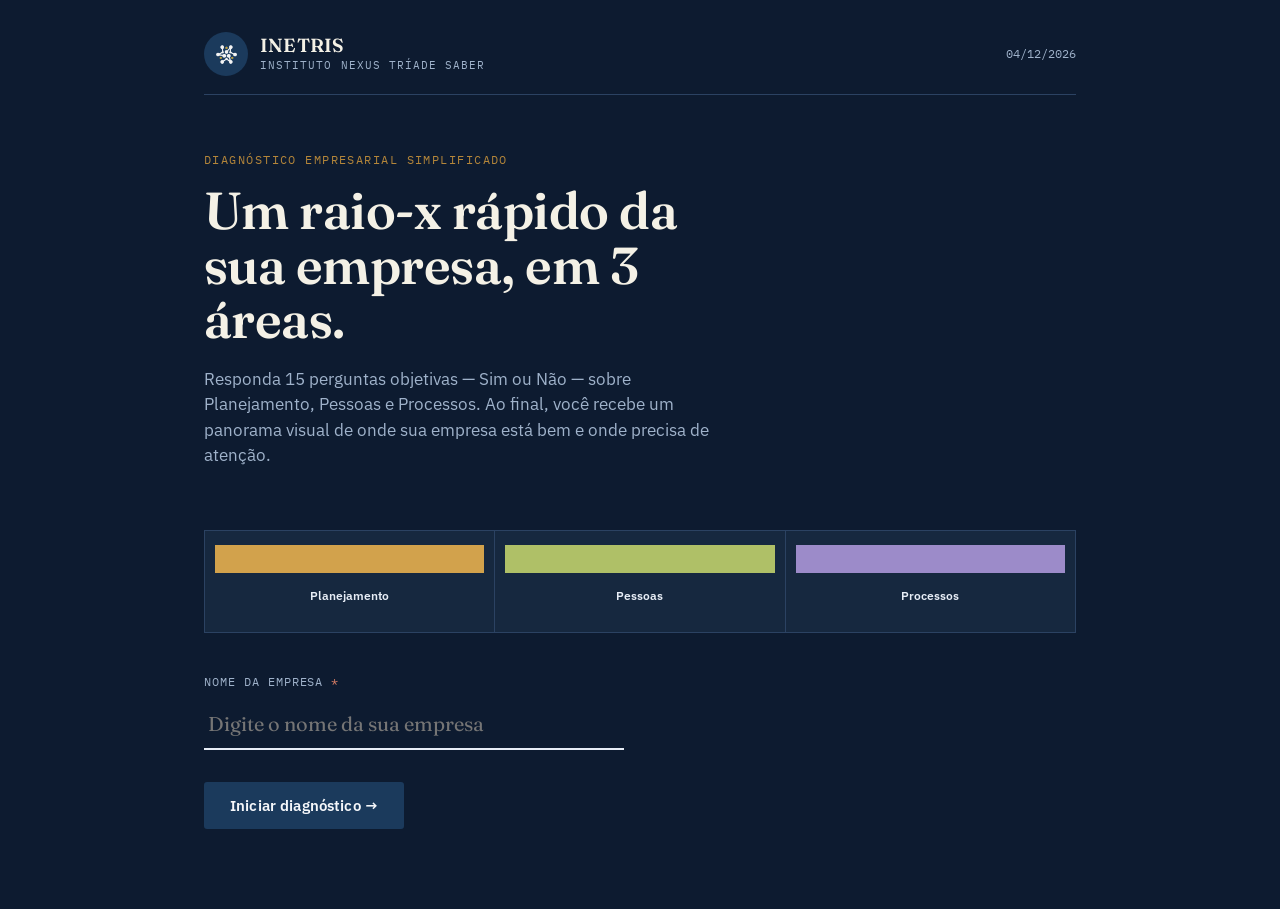
<file: diagnostico.html>
<!DOCTYPE html>
<html lang="pt-BR">
<head>
<meta charset="UTF-8">
<meta name="viewport" content="width=device-width, initial-scale=1.0">
<title>INETRIS — Diagnóstico Empresarial Simplificado</title>
<link rel="preconnect" href="https://fonts.googleapis.com">
<link rel="preconnect" href="https://fonts.gstatic.com" crossorigin>
<link href="https://fonts.googleapis.com/css2?family=Fraunces:ital,opsz,wght@0,9..144,400;0,9..144,500;0,9..144,600;0,9..144,700;1,9..144,500&family=IBM+Plex+Sans:wght@400;500;600;700&family=IBM+Plex+Mono:wght@400;500;600&display=swap" rel="stylesheet">
<style>
  :root{
    --ink:#E7EDF6;
    --ink-soft:#9FB2CA;
    --paper:#0D1B30;
    --paper-raised:#16283F;
    --line: #2B4262;
    --heading:#F4F1E6;
    --on-dark:#F5F7FA;
    --brass:#D2A24C;
    --brass-deep:#B4863A;
    --teal:#3C7A72;
    --teal-deep:#1B3A5C;
    --good:#6FA98A;
    --ok:#AFC067;
    --warn:#D2A24C;
    --bad:#D07A63;

    --c-planejamento:#D2A24C;
    --c-pessoas:#AFC067;
    --c-processos:#9C8BC9;

    --radius: 3px;
  }

  *{box-sizing:border-box;}
  html,body{margin:0;padding:0;}
  body{
    background:var(--paper);
    color:var(--ink);
    font-family:'IBM Plex Sans', sans-serif;
    font-size:16px;
    line-height:1.5;
    -webkit-font-smoothing:antialiased;
  }
  .app{
    max-width:920px;
    margin:0 auto;
    padding:32px 24px 80px;
    min-height:100vh;
  }
  @media (max-width:600px){
    .app{padding:20px 16px 60px;}
  }

  h1,h2,h3{
    font-family:'Fraunces', serif;
    font-weight:600;
    letter-spacing:-0.01em;
    margin:0;
  }

  .mono{
    font-family:'IBM Plex Mono', monospace;
  }

  /* ---------- Header / masthead ---------- */
  .masthead{
    display:flex;
    justify-content:space-between;
    align-items:center;
    border-bottom:1px solid var(--line);
    padding-bottom:18px;
    margin-bottom:36px;
    gap:16px;
  }
  .masthead .brand-group{
    display:flex;
    align-items:center;
    gap:12px;
  }
  .masthead .logo-chip{
    width:44px;
    height:44px;
    flex:0 0 auto;
    background:var(--teal-deep);
    border-radius:50%;
    display:flex;
    align-items:center;
    justify-content:center;
  }
  .masthead .logo-chip img{
    width:29px;
    height:29px;
    display:block;
  }
  .masthead .brand-text .name{
    font-family:'Fraunces', serif;
    font-weight:600;
    font-size:19px;
    color:var(--heading);
    letter-spacing:0.01em;
    line-height:1.1;
  }
  .masthead .brand-text .sub{
    font-family:'IBM Plex Mono', monospace;
    font-size:10.5px;
    letter-spacing:0.1em;
    text-transform:uppercase;
    color:var(--ink-soft);
    margin-top:2px;
  }
  .masthead .date{
    font-family:'IBM Plex Mono', monospace;
    font-size:12px;
    color:var(--ink-soft);
    white-space:nowrap;
  }
  @media (max-width:480px){
    .masthead .brand-text .name{font-size:16px;}
    .masthead .brand-text .sub{font-size:9px; letter-spacing:0.06em;}
    .masthead .date{display:none;}
  }

  /* ---------- Screens ---------- */
  .screen{display:none;}
  .screen.active{display:block; animation: fade-up .5s ease both;}
  @keyframes fade-up{
    from{opacity:0; transform:translateY(10px);}
    to{opacity:1; transform:translateY(0);}
  }
  @media (prefers-reduced-motion: reduce){
    .screen.active{animation:none;}
  }

  /* ---------- Intro ---------- */
  .intro-hero{
    padding: 20px 0 8px;
  }
  .eyebrow{
    font-family:'IBM Plex Mono',monospace;
    font-size:12px;
    letter-spacing:0.12em;
    text-transform:uppercase;
    color:var(--brass-deep);
    margin-bottom:14px;
    display:block;
  }
  .intro-hero h1{
    font-size:clamp(32px, 5.4vw, 52px);
    line-height:1.05;
    color:var(--heading);
    max-width:14ch;
  }
  .intro-hero .lede{
    margin-top:20px;
    font-size:17px;
    color:var(--ink-soft);
    max-width:52ch;
  }

  .pillars-strip{
    display:grid;
    grid-template-columns:repeat(3,1fr);
    gap:1px;
    background:var(--line);
    border:1px solid var(--line);
    margin:36px 0 40px;
  }
  .pillars-strip div{
    background:var(--paper-raised);
    padding:14px 10px;
    text-align:center;
  }
  .pillars-strip .icon-wrap{
    width:40px;height:40px;
    margin:0 auto 10px;
    border-radius:50%;
    display:flex;
    align-items:center;
    justify-content:center;
    border:1.5px solid currentColor;
  }
  .pillars-strip .icon-wrap svg{
    width:20px;height:20px;
    display:block;
  }
  .pillars-strip .name{
    font-size:11.5px;
    font-weight:600;
    color:var(--ink);
  }
  @media (max-width:640px){
    .pillars-strip{grid-template-columns:repeat(3,1fr);}
  }

  .field-block label{
    display:block;
    font-family:'IBM Plex Mono',monospace;
    font-size:12px;
    letter-spacing:0.08em;
    text-transform:uppercase;
    color:var(--ink-soft);
    margin-bottom:8px;
  }
  input[type=text]{
    width:100%;
    max-width:420px;
    font-family:'Fraunces', serif;
    font-size:20px;
    padding:12px 4px;
    border:none;
    border-bottom:2px solid var(--ink);
    background:transparent;
    color:var(--ink);
  }
  input[type=text]:focus{
    outline:none;
    border-bottom-color:var(--brass);
  }

  .btn{
    appearance:none;
    border:none;
    cursor:pointer;
    font-family:'IBM Plex Sans', sans-serif;
    font-weight:600;
    font-size:14.5px;
    letter-spacing:0.01em;
    padding:14px 26px;
    border-radius:var(--radius);
    background:var(--teal-deep);
    color:var(--on-dark);
    transition:transform .15s ease, background .15s ease;
  }
  .btn:hover{background:var(--teal);}
  .btn:active{transform:scale(0.98);}
  .btn:focus-visible{outline:2px solid var(--brass); outline-offset:2px;}
  .btn.ghost{
    background:transparent;
    color:var(--ink);
    border:1.5px solid var(--ink);
  }
  .btn.ghost:hover{background:var(--paper-raised);}
  .btn[disabled]{opacity:0.4; cursor:not-allowed;}
  .btn-row{margin-top:32px; display:flex; gap:12px; flex-wrap:wrap;}

  /* ---------- Questionnaire ---------- */
  .progress-wrap{
    margin-bottom:30px;
  }
  .progress-track{
    height:3px;
    background:var(--line);
    position:relative;
    overflow:hidden;
  }
  .progress-fill{
    position:absolute; left:0; top:0; bottom:0;
    background:var(--brass);
    width:0%;
    transition:width .4s ease;
  }
  .progress-meta{
    display:flex; justify-content:space-between;
    margin-top:10px;
    font-family:'IBM Plex Mono',monospace;
    font-size:11.5px;
    color:var(--ink-soft);
    text-transform:uppercase;
    letter-spacing:0.06em;
  }

  .pillar-card{
    background:var(--paper-raised);
    border:1px solid var(--line);
    padding:32px;
  }
  @media (max-width:600px){ .pillar-card{padding:22px 18px;} }

  .pillar-head{
    display:flex; align-items:center; gap:12px;
    margin-bottom:6px;
  }
  .pillar-index{
    font-family:'IBM Plex Mono',monospace;
    font-size:12px;
    color:var(--ink-soft);
  }
  .pillar-head .swatch{
    width:11px;height:11px;
    flex:0 0 auto;
  }
  .pillar-card h2{
    font-size:26px;
    color:var(--heading);
  }
  .pillar-sub{
    color:var(--ink-soft);
    font-size:14px;
    margin:6px 0 26px;
  }

  .question{
    padding:20px 0;
    border-top:1px solid var(--line);
  }
  .question:first-of-type{border-top:none; padding-top:6px;}
  .q-text{
    font-size:16.5px;
    margin-bottom:14px;
    max-width:52ch;
  }
  .q-options{
    display:flex; gap:10px;
  }
  .opt{
    appearance:none;
    cursor:pointer;
    border:1.5px solid var(--line);
    background:transparent;
    color:var(--ink);
    font-family:'IBM Plex Sans', sans-serif;
    font-weight:600;
    font-size:14px;
    padding:9px 22px;
    border-radius:var(--radius);
    transition:all .15s ease;
  }
  .opt:hover{border-color:var(--ink);}
  .opt.selected-yes{
    background:var(--teal-deep);
    border-color:var(--heading);
    color:var(--on-dark);
  }
  .opt.selected-no{
    background:var(--ink);
    border-color:var(--ink);
    color:var(--on-dark);
  }
  .opt:focus-visible{outline:2px solid var(--brass); outline-offset:2px;}

  .nav-row{
    display:flex; justify-content:space-between; align-items:center;
    margin-top:28px;
  }
  .nav-hint{
    font-family:'IBM Plex Mono',monospace;
    font-size:11.5px;
    color:var(--ink-soft);
  }

  /* ---------- Results ---------- */
  .result-head{
    text-align:center;
    padding:12px 0 8px;
  }
  .result-head .eyebrow{display:block; text-align:center;}
  .result-head h1{
    font-size:clamp(28px,4.6vw,42px);
    color:var(--heading);
  }
  .result-company{
    font-family:'IBM Plex Mono',monospace;
    color:var(--ink-soft);
    margin-top:8px;
    font-size:13px;
    letter-spacing:0.04em;
  }

  .verdict-badge{
    display:inline-block;
    margin-top:22px;
    padding:10px 28px;
    font-family:'IBM Plex Mono',monospace;
    font-weight:600;
    font-size:13px;
    letter-spacing:0.1em;
    text-transform:uppercase;
    border-radius:20px;
  }

  .gauge-wrap{
    display:flex;
    justify-content:center;
    margin:36px 0 8px;
  }

  .score-big{
    font-family:'Fraunces', serif;
    font-size:15px;
  }

  .breakdown{
    margin-top:44px;
  }
  .breakdown h3{
    font-size:13px;
    font-family:'IBM Plex Mono',monospace;
    text-transform:uppercase;
    letter-spacing:0.1em;
    color:var(--ink-soft);
    margin-bottom:18px;
    border-bottom:1px solid var(--line);
    padding-bottom:10px;
  }
  .bar-row{
    display:grid;
    grid-template-columns:150px 1fr 52px;
    align-items:center;
    gap:14px;
    padding:11px 0;
  }
  .bar-row .label{
    font-size:14px;
    font-weight:600;
    display:flex; align-items:center; gap:9px;
  }
  .bar-row .label .swatch{width:9px;height:9px; flex:0 0 auto;}
  .bar-track{
    height:10px;
    background:var(--line);
    position:relative;
    overflow:hidden;
  }
  .bar-fill{
    position:absolute; left:0; top:0; bottom:0;
    width:0%;
    transition:width 1s cubic-bezier(.2,.8,.2,1);
  }
  .bar-row .pct{
    font-family:'IBM Plex Mono',monospace;
    font-size:13px;
    text-align:right;
  }

  .interpretation{
    margin-top:44px;
    padding:26px 28px;
    background:var(--paper-raised);
    border-left:3px solid var(--brass);
  }
  .interpretation h3{
    font-family:'IBM Plex Mono',monospace;
    font-size:12px;
    text-transform:uppercase;
    letter-spacing:0.1em;
    color:var(--brass-deep);
    margin-bottom:12px;
  }
  .interpretation p{margin:0 0 10px; color:var(--ink-soft); font-size:15px;}
  .interpretation p:last-child{margin-bottom:0;}
  .interpretation strong{color:var(--ink);}

  .focus-list{
    margin-top:26px;
  }
  .focus-item{
    display:flex; gap:14px; align-items:flex-start;
    padding:14px 0;
    border-top:1px solid var(--line);
  }
  .focus-item .tag{
    font-family:'IBM Plex Mono',monospace;
    font-size:11px;
    padding:3px 9px;
    border-radius:20px;
    color:#fff;
    white-space:nowrap;
    margin-top:2px;
  }
  .focus-item .txt{font-size:14.5px; color:var(--ink-soft);}

  .services-section{
    margin-top:48px;
  }
  .services-section > h3{
    font-size:13px;
    font-family:'IBM Plex Mono',monospace;
    text-transform:uppercase;
    letter-spacing:0.1em;
    color:var(--ink-soft);
    margin-bottom:6px;
    border-bottom:1px solid var(--line);
    padding-bottom:10px;
  }
  .services-lede{
    font-size:14px;
    color:var(--ink-soft);
    margin:10px 0 22px;
  }
  .service-group{
    margin-bottom:28px;
  }
  .service-group-head{
    display:flex;
    align-items:center;
    gap:9px;
    margin-bottom:12px;
  }
  .service-group-head .swatch{width:9px;height:9px; flex:0 0 auto;}
  .service-group-head .glabel{
    font-family:'IBM Plex Mono',monospace;
    font-size:11.5px;
    text-transform:uppercase;
    letter-spacing:0.06em;
    color:var(--ink-soft);
  }
  .service-cards{
    display:grid;
    grid-template-columns:repeat(auto-fit, minmax(230px, 1fr));
    gap:14px;
  }
  .service-card{
    background:var(--paper-raised);
    border:1px solid var(--line);
    border-top:3px solid var(--brass);
    padding:18px 20px;
  }
  .service-badge{
    display:inline-block;
    font-family:'IBM Plex Mono',monospace;
    font-size:10.5px;
    letter-spacing:0.06em;
    text-transform:uppercase;
    color:var(--brass);
    background:var(--teal-deep);
    border-radius:20px;
    padding:4px 11px;
    margin-bottom:12px;
  }
  .service-card h4{
    font-family:'Fraunces',serif;
    font-size:17px;
    color:var(--heading);
    font-weight:600;
    margin:0 0 6px;
  }
  .service-card .tagline{
    font-size:12.5px;
    color:var(--brass-deep);
    font-weight:600;
    margin-bottom:10px;
  }
  .service-card .desc{
    font-size:13.5px;
    color:var(--ink-soft);
    margin-bottom:10px;
  }
  .service-card .result{
    font-size:12.5px;
    color:var(--ink);
    border-top:1px solid var(--line);
    padding-top:10px;
  }
  .service-card .result strong{color:var(--brass);}
  .services-empty{
    font-size:14px;
    color:var(--ink-soft);
    padding:20px 0;
  }

  /* ---------- Negociação ---------- */
  .negotiation-cards{
    display:flex;
    flex-direction:column;
    gap:14px;
    margin-top:28px;
  }
  .negotiation-card{
    background:var(--paper-raised);
    border:1px solid var(--line);
    border-left:3px solid var(--line);
    padding:18px 20px;
    cursor:pointer;
    transition:border-color .15s ease, box-shadow .15s ease;
  }
  .negotiation-card.selected{
    border-left:3px solid var(--brass);
    box-shadow:0 0 0 1px var(--brass) inset;
  }
  .negotiation-card .neg-head{
    display:flex;
    align-items:flex-start;
    gap:14px;
    cursor:pointer;
  }
  .negotiation-card .checkbox{
    width:20px;height:20px;flex:0 0 auto;margin-top:2px;
    border:1.5px solid var(--ink-soft);
    border-radius:4px;
    display:flex;align-items:center;justify-content:center;
    font-size:13px;color:transparent;
    background:var(--paper);
  }
  .negotiation-card.selected .checkbox{
    background:var(--brass);
    border-color:var(--brass);
    color:var(--teal-deep);
  }
  .negotiation-card .neg-head-txt{flex:1;}
  .negotiation-card .service-badge{margin-bottom:8px;}
  .negotiation-card h4{
    font-family:'Fraunces',serif;
    font-size:16.5px;
    color:var(--heading);
    font-weight:600;
    margin:0 0 4px;
  }
  .negotiation-card .tagline{
    font-size:12.5px;
    color:var(--brass-deep);
    font-weight:600;
  }
  .negotiation-card .neg-panel{
    display:none;
    margin-top:16px;
    padding-top:16px;
    border-top:1px dashed var(--line);
    cursor:default;
  }
  .negotiation-card.selected .neg-panel{display:block;}
  .neg-fields{
    display:grid;
    grid-template-columns:repeat(auto-fit, minmax(160px, 1fr));
    gap:14px;
  }
  .neg-field label{
    display:block;
    font-family:'IBM Plex Mono',monospace;
    font-size:10.5px;
    text-transform:uppercase;
    letter-spacing:0.06em;
    color:var(--ink-soft);
    margin-bottom:6px;
  }
  .neg-field label .hint{
    text-transform:none;
    letter-spacing:0;
    color:var(--ink-soft);
    opacity:0.7;
    font-size:10px;
  }
  .neg-field .money-input{
    display:flex;
    align-items:center;
    border:1px solid var(--line);
    background:var(--paper);
  }
  .neg-field .money-input span{
    padding:0 8px;
    font-size:13px;
    color:var(--ink-soft);
    font-family:'IBM Plex Mono',monospace;
  }
  .neg-field input[type="number"]{
    border:none;
    background:transparent;
    padding:9px 10px 9px 0;
    font-size:14px;
    width:100%;
    font-family:'IBM Plex Mono',monospace;
    color:var(--ink);
  }
  .neg-field select{
    width:100%;
    border:1px solid var(--line);
    background:var(--paper);
    padding:9px 10px;
    font-size:14px;
    font-family:'IBM Plex Mono',monospace;
    color:var(--ink);
  }
  .discount-toggle,
  .payment-toggle{
    display:flex;
    flex-wrap:wrap;
    gap:6px;
  }
  .discount-toggle button,
  .payment-toggle button{
    flex:1;
    min-width:60px;
    border:1px solid var(--line);
    background:var(--paper);
    padding:9px 6px;
    font-size:12.5px;
    font-family:'IBM Plex Mono',monospace;
    color:var(--ink-soft);
    cursor:pointer;
  }
  .discount-toggle button.active,
  .payment-toggle button.active{
    background:var(--brass);
    border-color:var(--brass);
    color:var(--teal-deep);
    font-weight:600;
  }
  .discount-toggle button:disabled{
    opacity:0.35;
    cursor:not-allowed;
  }
  .neg-subtotal{
    margin-top:14px;
    padding-top:14px;
    border-top:1px dashed var(--line);
  }
  .neg-subtotal-line{
    display:flex;
    justify-content:space-between;
    align-items:baseline;
    font-size:13px;
    color:var(--ink-soft);
  }
  .neg-subtotal-line strong{
    font-family:'IBM Plex Mono',monospace;
    font-size:16px;
    color:var(--ink);
  }
  .neg-installment{
    margin-top:4px;
    font-size:12px;
    font-family:'IBM Plex Mono',monospace;
    color:var(--brass);
  }
  .negotiation-total{
    margin-top:30px;
    padding:20px 22px;
    background:var(--teal-deep);
    color:var(--paper);
  }
  .negotiation-total .total-row{
    display:flex;
    justify-content:space-between;
    align-items:baseline;
    font-family:'Fraunces',serif;
    font-size:19px;
  }
  .negotiation-total .total-row strong{
    font-family:'IBM Plex Mono',monospace;
    font-size:26px;
    color:var(--brass);
  }
  .negotiation-total .total-sub{
    margin-top:8px;
    font-size:12.5px;
    color:var(--paper-soft, #cfd8d6);
    font-family:'IBM Plex Mono',monospace;
  }

  footer.result-actions{
    margin-top:48px;
    display:flex; gap:12px; flex-wrap:wrap; justify-content:center;
  }

  .print-note{
    display:none;
  }
  @media print{
    .btn-row, footer.result-actions, .masthead{display:none;}
  }
</style>
<!-- Meta Pixel Code -->
<script>
!function(f,b,e,v,n,t,s){if(f.fbq)return;n=f.fbq=function(){n.callMethod?
n.callMethod.apply(n,arguments):n.queue.push(arguments)};if(!f._fbq)f._fbq=n;
n.push=n;n.loaded=!0;n.version='2.0';n.queue=[];t=b.createElement(e);t.async=!0;
t.src=v;s=b.getElementsByTagName(e)[0];s.parentNode.insertBefore(t,s)}(window,
document,'script','https://connect.facebook.net/en_US/fbevents.js');
fbq('init', '28749029654725304');
fbq('track', 'PageView');
</script>
<noscript><img height="1" width="1" style="display:none"
src="https://www.facebook.com/tr?id=28749029654725304&ev=PageView&noscript=1"/></noscript>
<!-- End Meta Pixel Code -->
</head>
<body>
<div class="app">

  <div class="masthead">
    <div class="brand-group">
      <div class="logo-chip"><img src="[data-uri]" alt="Logo INETRIS"></div>
      <div class="brand-text">
        <div class="name">INETRIS</div>
        <div class="sub">Instituto Nexus Tríade Saber</div>
      </div>
    </div>
    <div class="date" id="todayDate"></div>
  </div>

  <!-- ============ TELA 1: INTRO ============ -->
  <section class="screen active" id="screen-intro">
    <div class="intro-hero">
      <span class="eyebrow">Diagnóstico Empresarial Simplificado</span>
      <h1>Um raio-x rápido da sua empresa, em 3 áreas.</h1>
      <p class="lede">Responda 15 perguntas objetivas — Sim ou Não — sobre Planejamento, Pessoas e Processos. Ao final, você recebe um panorama visual de onde sua empresa está bem e onde precisa de atenção.</p>
    </div>

    <div class="pillars-strip" id="pillarsStrip"></div>

    <div class="field-block">
      <label for="companyName">Nome da empresa <span style="color:var(--bad)">*</span></label>
      <input type="text" id="companyName" placeholder="Digite o nome da sua empresa" autocomplete="off" required aria-required="true">
    </div>

    <p class="nav-hint" id="startHint" style="margin-top:14px;"></p>

    <div class="btn-row">
      <button class="btn" id="startBtn">Iniciar diagnóstico →</button>
    </div>
  </section>

  <!-- ============ TELA 1.5: CADASTRO ============ -->
  <section class="screen" id="screen-register">
    <div class="intro-hero">
      <span class="eyebrow">Antes de começar</span>
      <h1>Como podemos te chamar?</h1>
      <p class="lede">Preencha seus dados para receber o resultado do diagnóstico.</p>
    </div>

    <div class="field-block">
      <label for="leadName">Seu nome <span style="color:var(--bad)">*</span></label>
      <input type="text" id="leadName" placeholder="Digite seu nome completo" autocomplete="name" required aria-required="true">
    </div>

    <div class="field-block" style="margin-top:22px;">
      <label for="leadEmail">Seu e-mail <span style="color:var(--bad)">*</span></label>
      <input type="text" id="leadEmail" placeholder="Digite seu e-mail" autocomplete="email" required aria-required="true">
    </div>

    <div class="field-block" style="margin-top:22px;">
      <label for="leadPhone">Seu telefone / WhatsApp <span style="color:var(--bad)">*</span></label>
      <input type="text" id="leadPhone" placeholder="(00) 00000-0000" autocomplete="tel" required aria-required="true">
    </div>

    <p class="nav-hint" id="registerHint" style="margin-top:14px;"></p>

    <div class="btn-row">
      <button class="btn ghost" id="registerBackBtn">← Voltar</button>
      <button class="btn" id="registerBtn">Continuar →</button>
    </div>
  </section>

  <!-- ============ TELA 2: QUESTIONÁRIO ============ -->
  <section class="screen" id="screen-quiz">
    <div class="progress-wrap">
      <div class="progress-track"><div class="progress-fill" id="progressFill"></div></div>
      <div class="progress-meta">
        <span id="progressLabel">Área 1 de 3</span>
        <span id="progressCount">0 / 15 respondidas</span>
      </div>
    </div>

    <div class="pillar-card" id="pillarCard"></div>

    <div class="nav-row">
      <button class="btn ghost" id="backBtn">← Voltar</button>
      <span class="nav-hint" id="navHint"></span>
      <button class="btn" id="nextBtn">Próxima área →</button>
    </div>
  </section>

  <!-- ============ TELA 3: RESULTADO ============ -->
  <section class="screen" id="screen-result">
    <div class="result-head">
      <div class="logo-chip" style="margin:0 auto 18px;"><img src="[data-uri]" alt="Logo INETRIS" style="width:29px;height:29px;"></div>
      <span class="eyebrow">Resultado do diagnóstico</span>
      <h1 id="resultCompanyName">Sua empresa</h1>
      <div class="result-company mono" id="resultDate"></div>
      <div class="verdict-badge" id="verdictBadge">—</div>
    </div>

    <div class="gauge-wrap">
      <svg id="gaugeSvg" width="360" height="360" viewBox="0 0 360 360"></svg>
    </div>

    <div class="breakdown">
      <h3>Pontuação por área</h3>
      <div id="barList"></div>
    </div>

    <div class="interpretation">
      <h3>O que isso significa</h3>
      <p id="interpretationText"></p>
    </div>

    <div class="focus-list" id="focusList"></div>

    <footer class="result-actions">
      <button class="btn ghost" id="restartBtn">Refazer diagnóstico</button>
      <button class="btn" id="printBtn">Imprimir / salvar PDF</button>
    </footer>
  </section>

</div>

<script>
/* ============================================================
   DADOS DO DIAGNÓSTICO
   ============================================================ */
const PILLARS = [
  {
    key:'planejamento', name:'Planejamento', color:'var(--c-planejamento)', hex:'#D2A24C',
    questions:[
      'Você sabe exatamente onde quer que a sua empresa esteja no próximo ano?',
      'Você sabe exatamente quais as metas da sua empresa?',
      'Você sabe quais são os fatores críticos de sucesso da sua empresa?',
      'A sua empresa tem um planejamento estratégico de curto, médio e longo prazo desmembrado em um Plano de Ações?',
      'A sua empresa tem indicadores definidos e analisados para acompanhar a execução do planejamento estratégico?'
    ]
  },
  {
    key:'pessoas', name:'Pessoas', color:'var(--c-pessoas)', hex:'#AFC067',
    questions:[
      'A sua equipe é apaixonada pela sua empresa?',
      'A sua empresa tem uma metodologia inteligente de R&S para realizar as contratações?',
      'A sua empresa tem ferramentas de RH Estratégico, como Desenho de Cargos e Manual de Conduta e Ética Profissional?',
      'A sua empresa tem uma avaliação de desempenho profissional?',
      'Você tem indicadores de RH definidos e analisados com frequência?'
    ]
  },
  {
    key:'processos', name:'Processos', color:'var(--c-processos)', hex:'#9C8BC9',
    questions:[
      'A sua empresa tem POPs (Procedimentos Operacionais Padrão) escritos e comunicados?',
      'A sua empresa tem fluxogramas desenhados, comunicados e treinados?',
      'A sua empresa consegue reduzir custos por ter eficiência operacional?',
      'A sua empresa faz a revisão dos processos com frequência?',
      'A sua empresa tem indicadores definidos e analisados com frequência?'
    ]
  }
];

// níveis de classificação (mesmos limites da planilha original: 0.25 / 0.5 / 0.75 / 1)
const LEVELS = [
  {max:0.25, label:'Ruim',   color:'var(--bad)',  hex:'#D07A63'},
  {max:0.50, label:'Regular',color:'var(--warn)',  hex:'#D2A24C'},
  {max:0.75, label:'Bom',    color:'var(--ok)',   hex:'#AFC067'},
  {max:1.001,label:'Ótimo',  color:'var(--good)', hex:'#6FA98A'}
];

function levelFor(score){ // score 0..1
  for(const l of LEVELS){ if(score <= l.max) return l; }
  return LEVELS[LEVELS.length-1];
}

/* ============================================================
   CATÁLOGO DE SERVIÇOS INETRIS
   ============================================================ */
const SERVICES = {
  planejamento_estrategico:{
    code:'04', name:'Planejamento Estratégico',
    tagline:'Estratégia para transformar visão em resultados.',
    desc:'Desenvolvemos estratégias personalizadas para direcionar o crescimento sustentável da organização, alinhando pessoas, processos e objetivos.',
    resultado:'Mais clareza, foco e capacidade de execução.'
  },
  mentoria:{
    code:'02', name:'Mentoria Empresarial',
    tagline:'Clareza para identificar gargalos e organizar a gestão.',
    desc:'Acompanhamento próximo, voltado para decisões reais do negócio — trazendo direcionamento estratégico e prático para os desafios do momento.',
    resultado:'Identificação de gargalos, organização da gestão e direcionamento estratégico contínuo.'
  },
  formacao:{
    code:'01', name:'Formação de Líderes',
    tagline:'Líderes preparados para sustentar o crescimento da empresa.',
    desc:'Formação prática, aplicada à realidade do negócio, desenvolvendo postura, comunicação, organização, decisão e gestão de equipe.',
    resultado:'Liderança mais preparada para o dia a dia da gestão.'
  },
  gestao_pessoas:{
    code:'06', name:'Gestão de Pessoas',
    tagline:'Pessoas preparadas. Organizações fortes.',
    desc:'Apoio na construção de uma gestão de pessoas estratégica, estruturada e orientada ao desenvolvimento contínuo.',
    resultado:'Maior desempenho, retenção de talentos e desenvolvimento contínuo.'
  },
  lideranca:{
    code:'07', name:'Desenvolvimento de Lideranças',
    tagline:'Líderes preparados constroem organizações extraordinárias.',
    desc:'Desenvolvemos líderes capazes de inspirar, conduzir mudanças e desenvolver equipes de alta performance.',
    resultado:'Lideranças mais seguras, estratégicas e preparadas para gerar resultados.'
  },
  cultura:{
    code:'05', name:'Cultura Organizacional',
    tagline:'Cultura forte. Resultados consistentes.',
    desc:'Fortalecemos culturas capazes de gerar pertencimento, compromisso e alto desempenho.',
    resultado:'Organizações mais alinhadas e engajadas.'
  },
  consultoria:{
    code:'03', name:'Consultoria de Gestão',
    tagline:'Estrutura sólida para uma operação mais eficiente.',
    desc:'Estruturação de processos, análise de problemas, tomada de decisão orientada a dados e melhoria da operação.',
    resultado:'Estrutura suficiente para crescer sem depender exclusivamente de uma única pessoa.'
  },
  dev_organizacional:{
    code:'08', name:'Desenvolvimento Organizacional',
    tagline:'Organizações preparadas para crescer.',
    desc:'Estruturamos processos, governança e modelos de gestão para aumentar a eficiência organizacional.',
    resultado:'Mais organização, eficiência e sustentabilidade.'
  }
};

// Quais serviços são liberados para cada área do diagnóstico
const PILLAR_SERVICES = {
  planejamento: ['planejamento_estrategico','mentoria'],
  pessoas: ['formacao','gestao_pessoas','lideranca','cultura'],
  processos: ['consultoria','dev_organizacional']
};

// Valor total padrão de cada serviço (EDITÁVEL pelo vendedor na tela de negociação).
// Ajuste estes valores de referência conforme a sua tabela de preços real.
const DEFAULT_SERVICE_VALUE = {
  planejamento_estrategico: 5400,
  mentoria: 4500,
  formacao: 3600,
  gestao_pessoas: 4800,
  lideranca: 4800,
  cultura: 4200,
  consultoria: 6000,
  dev_organizacional: 5400
};

const PAYMENT_METHODS = [
  { id:'pix', label:'Pix' },
  { id:'especie', label:'Espécie' },
  { id:'boleto', label:'Boleto' },
  { id:'cartao', label:'Cartão' }
];

// Estado da tela de negociação: { [serviceId]: { selected, valor, meses, desconto } }
let negotiationState = {};
let lastScores = [];

/* ============================================================
   ESTADO
   ============================================================ */
let currentPillar = 0;
let answers = {}; // {'planejamento-0': true/false, ...}
let companyName = '';
let leadName = '';
let leadEmail = '';
let leadPhone = '';

/* ============================================================
   INIT
   ============================================================ */
document.getElementById('todayDate').textContent = new Date().toLocaleDateString('pt-BR', {day:'2-digit',month:'2-digit',year:'numeric'});

function buildPillarsStrip(){
  const el = document.getElementById('pillarsStrip');
  el.innerHTML = PILLARS.map(p => `
    <div>
      <div class="dot" style="background:${p.color}"></div>
      <div class="name">${p.name}</div>
    </div>
  `).join('');
}
buildPillarsStrip();

document.getElementById('startBtn').addEventListener('click', () => {
  const companyVal = document.getElementById('companyName').value.trim();
  const startHint = document.getElementById('startHint');
  if(!companyVal){
    startHint.style.color = 'var(--bad)';
    startHint.textContent = 'Digite o nome da empresa para continuar.';
    document.getElementById('companyName').focus();
    return;
  }
  startHint.textContent = '';
  companyName = companyVal;
  showScreen('screen-register');
});

document.getElementById('registerBackBtn').addEventListener('click', () => {
  showScreen('screen-intro');
});

/* ============================================================
   CADASTRO (nome + e-mail) — enviado por e-mail via Formspree
   Troque a URL abaixo pelo endpoint gerado na sua conta Formspree
   (https://formspree.io) para receber um e-mail a cada cadastro.
   ============================================================ */
const FORMSPREE_ENDPOINT = 'https://formspree.io/f/mojoyvew';

/* Planilha Google: cole aqui a URL do app da web (Apps Script) que termina em /exec.
   Enquanto estiver vazia, o cadastro continua indo só para o e-mail (Formspree). */
const SHEETS_ENDPOINT = 'https://script.google.com/macros/s/AKfycbyzUowrwjKzCovZ92rHufDxsCX13aYDfNiSgJSl6PEJz6BwirDALn6OXUQdzV87Wfq64Q/exec';

document.getElementById('registerBtn').addEventListener('click', async () => {
  const hint = document.getElementById('registerHint');
  const nameVal = document.getElementById('leadName').value.trim();
  const emailVal = document.getElementById('leadEmail').value.trim();
  const phoneVal = document.getElementById('leadPhone').value.trim();
  const emailOk = /^[^\s@]+@[^\s@]+\.[^\s@]+$/.test(emailVal);
  const phoneOk = phoneVal.replace(/\D/g,'').length >= 10;

  if(!nameVal || !emailOk || !phoneOk){
    hint.style.color = 'var(--bad)';
    hint.textContent = !nameVal
      ? 'Digite seu nome para continuar.'
      : !emailOk
        ? 'Digite um e-mail válido para continuar.'
        : 'Digite um telefone válido (com DDD) para continuar.';
    return;
  }
  hint.style.color = '';
  hint.textContent = 'Enviando...';

  leadName = nameVal;
  leadEmail = emailVal;
  leadPhone = phoneVal;

  // Meta Pixel: evento Lead (cadastro preenchido e validado)
  try{
    if(typeof fbq === 'function'){
      fbq('track', 'Lead');
    }
  } catch(e){ console.warn('Falha ao disparar evento Lead:', e); }

  // Envia o cadastro para a planilha (Google Sheets)
  if(SHEETS_ENDPOINT){
    try{
      await fetch(SHEETS_ENDPOINT, {
        method: 'POST',
        mode: 'no-cors',
        body: new URLSearchParams({
          empresa: companyName,
          nome: leadName,
          email: leadEmail,
          telefone: leadPhone
        })
      });
    } catch(err){
      console.warn('Falha ao enviar cadastro para a planilha:', err);
    }
  }

  try{
    await fetch(FORMSPREE_ENDPOINT, {
      method: 'POST',
      headers: { 'Content-Type': 'application/json', 'Accept': 'application/json' },
      body: JSON.stringify({
        nome: leadName,
        email: leadEmail,
        telefone: leadPhone,
        empresa: companyName,
        data: new Date().toLocaleString('pt-BR')
      })
    });
  } catch(err){
    // mesmo se o envio falhar (ex.: sem internet), deixamos a pessoa seguir o diagnóstico
    console.warn('Falha ao enviar cadastro:', err);
  }

  hint.textContent = '';
  currentPillar = 0;
  answers = {};
  showScreen('screen-quiz');
  renderPillar();
});

function showScreen(id){
  document.querySelectorAll('.screen').forEach(s => s.classList.remove('active'));
  document.getElementById(id).classList.add('active');
  window.scrollTo({top:0, behavior:'smooth'});
}

/* ============================================================
   QUESTIONÁRIO
   ============================================================ */
function renderPillar(){
  const p = PILLARS[currentPillar];
  const card = document.getElementById('pillarCard');

  card.innerHTML = `
    <div class="pillar-head">
      <span class="pillar-index mono">ÁREA ${currentPillar+1}/6</span>
    </div>
    <div class="pillar-head" style="margin-top:2px;">
      <div class="swatch" style="background:${p.color}"></div>
      <h2>${p.name}</h2>
    </div>
    <p class="pillar-sub">Responda com sinceridade. Não existe resposta certa — apenas um retrato real da situação atual.</p>
    ${p.questions.map((q, i) => {
      const key = p.key + '-' + i;
      const val = answers[key];
      return `
        <div class="question">
          <div class="q-text">${i+1}. ${q}</div>
          <div class="q-options">
            <button class="opt ${val===true?'selected-yes':''}" data-key="${key}" data-val="true">Sim</button>
            <button class="opt ${val===false?'selected-no':''}" data-key="${key}" data-val="false">Não</button>
          </div>
        </div>
      `;
    }).join('')}
  `;

  card.querySelectorAll('.opt').forEach(btn => {
    btn.addEventListener('click', () => {
      const key = btn.dataset.key;
      const val = btn.dataset.val === 'true';
      answers[key] = val;
      renderPillar();
      updateProgress();
    });
  });

  document.getElementById('progressLabel').textContent = `Área ${currentPillar+1} de 6 — ${p.name}`;
  document.getElementById('backBtn').disabled = false;
  document.getElementById('backBtn').style.visibility = currentPillar === 0 ? 'hidden' : 'visible';
  document.getElementById('nextBtn').textContent = currentPillar === PILLARS.length-1 ? 'Ver resultado →' : 'Próxima área →';

  updateProgress();
}

function updateProgress(){
  const total = PILLARS.length * 5;
  const answered = Object.keys(answers).length;
  document.getElementById('progressFill').style.width = (answered/total*100) + '%';
  document.getElementById('progressCount').textContent = `${answered} / ${total} respondidas`;

  const p = PILLARS[currentPillar];
  const answeredHere = p.questions.filter((_, i) => answers[p.key+'-'+i] !== undefined).length;
  const hint = answeredHere < 5 ? `Faltam ${5-answeredHere} respostas nesta área` : 'Área completa';
  document.getElementById('navHint').textContent = hint;
}

document.getElementById('backBtn').addEventListener('click', () => {
  if(currentPillar > 0){
    currentPillar--;
    renderPillar();
  }
});

document.getElementById('nextBtn').addEventListener('click', () => {
  const p = PILLARS[currentPillar];
  const allAnswered = p.questions.every((_, i) => answers[p.key+'-'+i] !== undefined);
  if(!allAnswered){
    document.getElementById('navHint').style.color = 'var(--bad)';
    document.getElementById('navHint').textContent = 'Responda todas as perguntas desta área para continuar';
    return;
  }
  document.getElementById('navHint').style.color = '';

  if(currentPillar < PILLARS.length - 1){
    currentPillar++;
    renderPillar();
  } else {
    showResults();
  }
});

/* ============================================================
   CÁLCULO DE RESULTADO
   ============================================================ */
function computeScores(){
  return PILLARS.map(p => {
    const yes = p.questions.filter((_, i) => answers[p.key+'-'+i] === true).length;
    return { ...p, score: yes/5 };
  });
}

function showResults(){
  const scores = computeScores();
  lastScores = scores;
  const overall = scores.reduce((s,p) => s+p.score, 0) / scores.length;
  const overallLevel = levelFor(overall);

  document.getElementById('resultCompanyName').textContent = companyName;
  document.getElementById('resultDate').textContent = 'Diagnóstico realizado em ' + new Date().toLocaleDateString('pt-BR');

  const badge = document.getElementById('verdictBadge');
  badge.textContent = `${overallLevel.label} — ${Math.round(overall*100)}%`;
  badge.style.background = overallLevel.hex;
  badge.style.color = '#fff';

  drawGauge(scores, overall, overallLevel);
  drawBars(scores);
  drawInterpretation(scores, overall, overallLevel);
  drawFocusList(scores);

  enviarResultadoPorEmail(scores, overall, overallLevel);

  showScreen('screen-result');
}

/* Envia o resultado completo do diagnóstico para o e-mail do INETRIS (via Formspree),
   montando um GRÁFICO DE BARRAS em HTML que o Gmail renderiza de forma confiável. */
async function enviarResultadoPorEmail(scores, overall, overallLevel){
  const pct = v => Math.round(v*100);
  const linha = '----------------------------------------';

  let corpo = '';
  corpo += 'DIAGNÓSTICO COMERCIAL — INETRIS\n';
  corpo += linha + '\n';
  corpo += 'Empresa: ' + (companyName || '—') + '\n';
  corpo += 'Data: ' + new Date().toLocaleString('pt-BR') + '\n\n';

  corpo += 'RESULTADO GERAL: ' + pct(overall) + '% — ' + overallLevel.label + '\n\n';

  corpo += 'PONTUAÇÃO POR ÁREA\n';
  corpo += linha + '\n';
  scores.forEach(p => {
    corpo += '• ' + p.name + ': ' + pct(p.score) + '% (' + levelFor(p.score).label + ')\n';
  });
  corpo += '\n';

  corpo += 'DADOS DO CONTATO\n';
  corpo += linha + '\n';
  corpo += 'Nome: ' + (leadName || '—') + '\n';
  corpo += 'E-mail: ' + (leadEmail || '—') + '\n';
  corpo += 'Telefone: ' + (leadPhone || '—') + '\n';
  corpo += 'Empresa: ' + (companyName || '—') + '\n\n';

  corpo += 'RESPOSTAS DETALHADAS\n';
  corpo += linha + '\n';
  PILLARS.forEach(p => {
    corpo += '\n[' + p.name + ']\n';
    p.questions.forEach((q, i) => {
      const val = answers[p.key + '-' + i];
      const resp = val === true ? 'Sim' : (val === false ? 'Não' : '—');
      corpo += '  - ' + q + '  =>  ' + resp + '\n';
    });
  });

  try{
    await fetch(FORMSPREE_ENDPOINT, {
      method: 'POST',
      headers: { 'Content-Type': 'application/json', 'Accept': 'application/json' },
      body: JSON.stringify({
        _subject: `Diagnóstico Comercial — ${companyName || 'Empresa'} — ${pct(overall)}% (${overallLevel.label})`,
        empresa: companyName,
        nome: leadName,
        email: leadEmail,
        telefone: leadPhone,
        pontuacao_geral: `${pct(overall)}% — ${overallLevel.label}`,
        message: corpo
      })
    });
  } catch(err){
    console.warn('Falha ao enviar resultado do diagnóstico:', err);
  }
}

/* ---------- Gauge hexagonal (radar de 6 eixos) ---------- */
function drawGauge(scores, overall, overallLevel){
  const svg = document.getElementById('gaugeSvg');
  const cx = 180, cy = 180, maxR = 130;
  const n = scores.length;
  const rings = [0.25, 0.5, 0.75, 1];

  function pt(i, r){
    const angle = (Math.PI*2*i/n) - Math.PI/2;
    return [cx + r*Math.cos(angle), cy + r*Math.sin(angle)];
  }

  let svgParts = [];

  // grid rings (hexágonos concêntricos)
  rings.forEach(r => {
    const pts = Array.from({length:n}, (_,i) => pt(i, r*maxR).join(',')).join(' ');
    svgParts.push(`<polygon points="${pts}" fill="none" stroke="#B7C7DA" stroke-width="1"/>`);
  });

  // axes
  for(let i=0;i<n;i++){
    const [x,y] = pt(i, maxR);
    svgParts.push(`<line x1="${cx}" y1="${cy}" x2="${x}" y2="${y}" stroke="#B7C7DA" stroke-width="1"/>`);
  }

  // data polygon
  const dataPts = scores.map((p,i) => pt(i, Math.max(p.score,0.03)*maxR));
  const dataPtsStr = dataPts.map(p=>p.join(',')).join(' ');
  svgParts.push(`<polygon points="${dataPtsStr}" fill="${overallLevel.hex}" fill-opacity="0.22" stroke="${overallLevel.hex}" stroke-width="2.5" stroke-linejoin="round"/>`);

  // data points
  scores.forEach((p,i) => {
    const [x,y] = dataPts[i];
    svgParts.push(`<circle cx="${x}" cy="${y}" r="4.5" fill="${p.hex}" stroke="#FBFBF7" stroke-width="1.5"/>`);
  });

  // labels
  scores.forEach((p,i) => {
    const [x,y] = pt(i, maxR + 34);
    const anchor = Math.abs(x-cx) < 5 ? 'middle' : (x > cx ? 'start' : 'end');
    svgParts.push(`<text x="${x}" y="${y-4}" text-anchor="${anchor}" font-family="IBM Plex Sans" font-weight="600" font-size="12.5" fill="#E7EDF6">${p.name}</text>`);
    svgParts.push(`<text x="${x}" y="${y+12}" text-anchor="${anchor}" font-family="IBM Plex Mono" font-size="11" fill="#9FB2CA">${Math.round(p.score*100)}%</text>`);
  });

  // center overall score
  svgParts.push(`<circle cx="${cx}" cy="${cy}" r="34" fill="#FBFBF7" stroke="${overallLevel.hex}" stroke-width="2"/>`);
  svgParts.push(`<text x="${cx}" y="${cy-2}" text-anchor="middle" font-family="Fraunces" font-weight="600" font-size="22" fill="#182523">${Math.round(overall*100)}%</text>`);
  svgParts.push(`<text x="${cx}" y="${cy+16}" text-anchor="middle" font-family="IBM Plex Mono" font-size="9.5" letter-spacing="0.05em" fill="#3c4d49">GERAL</text>`);

  svg.innerHTML = svgParts.join('');
}

/* ---------- Barras por pilar ---------- */
function drawBars(scores){
  const el = document.getElementById('barList');
  el.innerHTML = scores.map(p => {
    const lvl = levelFor(p.score);
    return `
      <div class="bar-row">
        <div class="label"><span class="swatch" style="background:${p.color}"></span>${p.name}</div>
        <div class="bar-track"><div class="bar-fill" style="width:${p.score*100}%; background:${lvl.hex}"></div></div>
        <div class="pct">${Math.round(p.score*100)}%</div>
      </div>
    `;
  }).join('');
  // trigger transition
  requestAnimationFrame(() => {
    document.querySelectorAll('.bar-fill').forEach(b => { b.style.width = b.style.width; });
  });
}

/* ---------- Texto de interpretação ---------- */
function drawInterpretation(scores, overall, overallLevel){
  const strongest = [...scores].sort((a,b)=>b.score-a.score)[0];
  const weakest = [...scores].sort((a,b)=>a.score-b.score)[0];

  const messages = {
    'Ruim': `<strong>${companyName}</strong> está em um estágio inicial de estruturação. A maioria das áreas ainda carece de processos, controles ou definições básicas — o que é normal em negócios em fase de arrumação da casa. O caminho aqui é priorizar, uma área por vez, começando pela mais fraca.`,
    'Regular': `<strong>${companyName}</strong> já tem algumas bases organizadas, mas ainda opera com bastante improviso em partes importantes do negócio. Fechar essas lacunas tende a trazer ganhos rápidos de previsibilidade e controle.`,
    'Bom': `<strong>${companyName}</strong> está bem estruturada na maior parte das áreas avaliadas, com processos e indicadores em uso. Os próximos ganhos vêm de destravar os pontos que ainda ficam para trás do restante do negócio.`,
    'Ótimo': `<strong>${companyName}</strong> apresenta um nível de maturidade de gestão acima da média, com controles, planejamento e indicadores presentes na maioria das áreas. O foco agora é manter a consistência e refinar os detalhes.`
  };

  document.getElementById('interpretationText').innerHTML = `
    ${messages[overallLevel.label]}
    <br><br>
    Ponto mais forte: <strong>${strongest.name}</strong> (${Math.round(strongest.score*100)}%).
    Ponto de maior atenção: <strong>${weakest.name}</strong> (${Math.round(weakest.score*100)}%).
  `;
}

/* ---------- Lista de prioridades ---------- */
function drawFocusList(scores){
  const sorted = [...scores].sort((a,b)=>a.score-b.score);
  const el = document.getElementById('focusList');
  el.innerHTML = `<h3 style="font-family:'IBM Plex Mono'; font-size:12px; text-transform:uppercase; letter-spacing:0.1em; color:var(--ink-soft); margin-bottom:0; padding-bottom:10px; border-bottom:1px solid var(--line);">Ordem sugerida de prioridade</h3>` +
    sorted.map((p,i) => {
      const lvl = levelFor(p.score);
      return `
        <div class="focus-item">
          <span class="tag" style="background:${lvl.hex}">${i+1}º · ${lvl.label}</span>
          <div class="txt"><strong style="color:var(--ink)">${p.name}</strong> — ${Math.round(p.score*100)}% de maturidade nesta área.</div>
        </div>
      `;
    }).join('');
}

/* ---------- Soluções recomendadas (área -> serviços) ---------- */
function drawServiceRecommendations(scores){
  const el = document.getElementById('servicesContent');
  if(!el) return;
  // ordena da área mais fraca para a mais forte
  const sorted = [...scores].sort((a,b) => a.score - b.score);
  // áreas que não estão "Ótimo" liberam seus serviços vinculados
  const groups = sorted
    .map(p => ({ pillar:p, lvl:levelFor(p.score), serviceIds: PILLAR_SERVICES[p.key] || [] }))
    .filter(g => g.lvl.label !== 'Ótimo' && g.serviceIds.length);

  if(!groups.length){
    el.innerHTML = `<p class="services-empty">Sua empresa está em ótimo nível em todas as áreas avaliadas. Ainda assim, seguimos à disposição para conversar sobre como manter essa consistência.</p>`;
    return;
  }

  el.innerHTML = groups.map(g => `
    <div class="service-group">
      <div class="service-group-head">
        <span class="swatch" style="background:${g.pillar.color}"></span>
        <span class="glabel">${g.pillar.name} — ${g.lvl.label} (${Math.round(g.pillar.score*100)}%)</span>
      </div>
      <div class="service-cards">
        ${g.serviceIds.map(id => {
          const s = SERVICES[id];
          return `
            <div class="service-card">
              <span class="service-badge">Serviço ${s.code}</span>
              <h4>${s.name}</h4>
              <div class="tagline">${s.tagline}</div>
              <div class="desc">${s.desc}</div>
              <div class="result"><strong>Resultado:</strong> ${s.resultado}</div>
            </div>
          `;
        }).join('')}
      </div>
    </div>
  `).join('');
}

/* ============================================================
   NEGOCIAÇÃO / PROPOSTA COMERCIAL
   ============================================================ */
function formatBRL(v){
  return v.toLocaleString('pt-BR', {minimumFractionDigits:2, maximumFractionDigits:2});
}

// Lista de ids de serviço recomendados para o cliente atual (áreas que não estão "Ótimo")
function recommendedServiceIds(scores){
  const ids = [];
  scores.forEach(p => {
    const lvl = levelFor(p.score);
    if(lvl.label !== 'Ótimo'){
      (PILLAR_SERVICES[p.key] || []).forEach(id => { if(!ids.includes(id)) ids.push(id); });
    }
  });
  return ids;
}

function buildNegotiationScreen(scores){
  const ids = recommendedServiceIds(scores);
  const container = document.getElementById('negotiationCards');
  const lede = document.getElementById('negotiationLede');

  negotiationState = {};
  ids.forEach(id => {
    negotiationState[id] = { selected:false, valor:DEFAULT_SERVICE_VALUE[id] || 0, meses:1, desconto:0, pagamento:'pix' };
  });

  if(!ids.length){
    lede.textContent = 'Nenhuma área ficou abaixo do nível ótimo neste diagnóstico — não há serviços recomendados automaticamente, mas você pode conversar diretamente com o cliente sobre manutenção.';
    container.innerHTML = '';
    updateNegotiationTotal();
    return;
  }

  container.innerHTML = ids.map(id => {
    const s = SERVICES[id];
    return `
      <div class="negotiation-card" data-id="${id}">
        <div class="neg-head" data-toggle="${id}">
          <span class="checkbox">✓</span>
          <div class="neg-head-txt">
            <span class="service-badge">Serviço ${s.code}</span>
            <h4>${s.name}</h4>
            <div class="tagline">${s.tagline}</div>
          </div>
        </div>
        <div class="neg-panel">
          <div class="neg-fields">
            <div class="neg-field">
              <label>Valor do serviço</label>
              <div class="money-input">
                <span>R$</span>
                <input type="number" min="0" step="50" data-field="valor" data-id="${id}" value="${DEFAULT_SERVICE_VALUE[id] || 0}">
              </div>
            </div>
            <div class="neg-field">
              <label>Prestações</label>
              <select data-field="meses" data-id="${id}">
                <option value="1" selected>À vista (1x)</option>
                <option value="2">2x</option>
                <option value="3">3x</option>
                <option value="6">6x</option>
                <option value="12">12x</option>
              </select>
            </div>
            <div class="neg-field">
              <label>Forma de pagamento</label>
              <div class="payment-toggle" data-field="pagamento" data-id="${id}">
                ${PAYMENT_METHODS.map((m,i) => `<button type="button" data-value="${m.id}" class="${i===0?'active':''}">${m.label}</button>`).join('')}
              </div>
            </div>
            <div class="neg-field">
              <label>Desconto <span class="hint">(somente à vista)</span></label>
              <div class="discount-toggle" data-field="desconto" data-id="${id}">
                <button type="button" data-value="0" class="active">0%</button>
                <button type="button" data-value="10">10%</button>
                <button type="button" data-value="15">15%</button>
              </div>
            </div>
          </div>
          <div class="neg-subtotal">
            <div class="neg-subtotal-line">
              <span>Valor com desconto</span>
              <strong data-subtotal="${id}">R$ 0,00</strong>
            </div>
            <div class="neg-installment" data-installment="${id}"></div>
          </div>
        </div>
      </div>
    `;
  }).join('');

  // Toggle seleção do card
  container.querySelectorAll('[data-toggle]').forEach(head => {
    head.addEventListener('click', () => {
      const id = head.getAttribute('data-toggle');
      negotiationState[id].selected = !negotiationState[id].selected;
      head.closest('.negotiation-card').classList.toggle('selected', negotiationState[id].selected);
      updateNegotiationTotal();
    });
  });

  // Campo de valor do serviço
  container.querySelectorAll('input[data-field="valor"]').forEach(input => {
    input.addEventListener('click', e => e.stopPropagation());
    input.addEventListener('input', () => {
      const id = input.getAttribute('data-id');
      negotiationState[id].valor = parseFloat(input.value) || 0;
      updateNegotiationTotal();
    });
  });

  // Campo de prestações — desconto só é permitido em pagamento à vista (1x)
  container.querySelectorAll('select[data-field="meses"]').forEach(sel => {
    sel.addEventListener('click', e => e.stopPropagation());
    sel.addEventListener('change', () => {
      const id = sel.getAttribute('data-id');
      const meses = parseInt(sel.value, 10) || 1;
      negotiationState[id].meses = meses;

      const card = sel.closest('.negotiation-card');
      const discountGroup = card.querySelector('.discount-toggle');
      const isAvista = meses === 1;
      discountGroup.querySelectorAll('button').forEach(b => {
        const isZero = b.getAttribute('data-value') === '0';
        b.disabled = !isAvista && !isZero;
      });
      if(!isAvista){
        negotiationState[id].desconto = 0;
        discountGroup.querySelectorAll('button').forEach(b => b.classList.remove('active'));
        discountGroup.querySelector('button[data-value="0"]').classList.add('active');
      }
      updateNegotiationTotal();
    });
  });

  // Botões de forma de pagamento (Pix, Espécie, Boleto, Cartão)
  container.querySelectorAll('.payment-toggle').forEach(group => {
    const id = group.getAttribute('data-id');
    group.addEventListener('click', e => e.stopPropagation());
    group.querySelectorAll('button').forEach(btn => {
      btn.addEventListener('click', () => {
        group.querySelectorAll('button').forEach(b => b.classList.remove('active'));
        btn.classList.add('active');
        negotiationState[id].pagamento = btn.getAttribute('data-value');
        updateNegotiationTotal();
      });
    });
  });

  // Botões de desconto (0/10/15%) — ativos apenas quando à vista
  container.querySelectorAll('.discount-toggle').forEach(group => {
    const id = group.getAttribute('data-id');
    group.addEventListener('click', e => e.stopPropagation());
    group.querySelectorAll('button').forEach(btn => {
      btn.addEventListener('click', () => {
        if(btn.disabled) return;
        group.querySelectorAll('button').forEach(b => b.classList.remove('active'));
        btn.classList.add('active');
        negotiationState[id].desconto = parseFloat(btn.getAttribute('data-value')) || 0;
        updateNegotiationTotal();
      });
    });
  });

  updateNegotiationTotal();
}

function updateNegotiationTotal(){
  let total = 0;
  let selectedCount = 0;

  Object.keys(negotiationState).forEach(id => {
    const st = negotiationState[id];
    const valorComDesconto = st.valor * (1 - st.desconto/100);
    const subEl = document.querySelector(`[data-subtotal="${id}"]`);
    if(subEl) subEl.textContent = 'R$ ' + formatBRL(valorComDesconto);

    const instEl = document.querySelector(`[data-installment="${id}"]`);
    if(instEl){
      instEl.textContent = st.meses > 1
        ? `${st.meses}x de R$ ${formatBRL(valorComDesconto / st.meses)}`
        : 'Pagamento à vista';
    }

    if(st.selected){ total += valorComDesconto; selectedCount++; }
  });

  document.getElementById('negotiationTotal').textContent = 'R$ ' + formatBRL(total);
  const sub = document.getElementById('negotiationSub');
  if(sub){
    sub.textContent = selectedCount
      ? `${selectedCount} serviço(s) selecionado(s) na proposta.`
      : 'Nenhum serviço selecionado ainda.';
  }
}


/* ============================================================
   GERAÇÃO DE PDF DA PROPOSTA
   ============================================================ */
const PROPOSAL_LOGO = "[data-uri]";

function buildProposalHTML(){
  const selected = Object.keys(negotiationState).filter(id => negotiationState[id].selected);

  const rows = selected.map(id => {
    const s = SERVICES[id];
    const st = negotiationState[id];
    const valorComDesconto = st.valor * (1 - st.desconto/100);
    const parcelaTxt = st.meses > 1
      ? `${st.meses}x de R$ ${formatBRL(valorComDesconto/st.meses)}`
      : 'À vista';
    const pagamentoLabel = (PAYMENT_METHODS.find(m => m.id === st.pagamento) || {}).label || '—';
    const descontoTxt = st.desconto > 0 ? `${st.desconto}%` : '—';
    return `<tr>
      <td>
        <div class="svc-name">${s.name}</div>
        <div class="svc-tag">${s.tagline}</div>
      </td>
      <td>${pagamentoLabel}</td>
      <td>${parcelaTxt}</td>
      <td>${descontoTxt}</td>
      <td class="num">R$ ${formatBRL(valorComDesconto)}</td>
    </tr>`;
  }).join('');

  const total = selected.reduce((sum,id) => {
    const st = negotiationState[id];
    return sum + st.valor * (1 - st.desconto/100);
  }, 0);

  const companyNameTxt = (document.getElementById('resultCompanyName') && document.getElementById('resultCompanyName').textContent) || companyName || 'Empresa';
  const dateTxt = new Date().toLocaleDateString('pt-BR');
  const validadeTxt = new Date(Date.now() + 15*24*60*60*1000).toLocaleDateString('pt-BR');

  return `<!DOCTYPE html>
<html lang="pt-BR">
<head>
<meta charset="UTF-8">
<title>Proposta Comercial - ${companyNameTxt}</title>
<style>
  * { box-sizing:border-box; }
  body{
    font-family: Georgia, 'Times New Roman', serif;
    color:#1B3A5C;
    margin:0;
    padding:48px;
    background:#fff;
  }
  .header{
    display:flex;
    align-items:center;
    gap:16px;
    border-bottom:3px solid #D2A24C;
    padding-bottom:20px;
    margin-bottom:32px;
  }
  .header img{ width:48px; height:48px; }
  .header h1{ font-size:22px; margin:0; color:#1B3A5C; }
  .header .sub{ font-size:13px; color:#666; font-family:Arial, sans-serif; margin-top:3px; }
  .meta{
    display:flex;
    justify-content:space-between;
    font-family:Arial, sans-serif;
    font-size:13px;
    color:#333;
    margin-bottom:28px;
    padding-bottom:18px;
    border-bottom:1px solid #e0e0e0;
  }
  table{
    width:100%;
    border-collapse:collapse;
    font-family:Arial, sans-serif;
    font-size:12.5px;
    margin-bottom:26px;
  }
  th{
    text-align:left;
    background:#1B3A5C;
    color:#fff;
    padding:10px 12px;
    font-size:10.5px;
    text-transform:uppercase;
    letter-spacing:0.05em;
  }
  th.num, td.num{ text-align:right; }
  td{ padding:12px; border-bottom:1px solid #e6e6e6; vertical-align:top; }
  tbody tr:nth-child(even){ background:#f7f5f0; }
  .svc-name{ font-weight:bold; color:#1B3A5C; }
  .svc-tag{ font-size:11px; color:#888; margin-top:2px; }
  .total-box{
    background:#1B3A5C;
    color:#fff;
    padding:18px 22px;
    display:flex;
    justify-content:space-between;
    align-items:center;
    font-family:Arial, sans-serif;
  }
  .total-box .label{ font-size:14px; }
  .total-box .value{ font-size:24px; font-weight:bold; color:#D2A24C; }
  .empty-note{ font-family:Arial, sans-serif; font-size:13px; color:#666; padding:24px 0; }
  .footer-note{
    margin-top:32px;
    font-size:11.5px;
    color:#888;
    font-family:Arial, sans-serif;
    line-height:1.6;
  }
  @media print{
    body{ padding:24px; }
    @page{ margin:16mm; }
  }
</style>
</head>
<body>
  <div class="header">
    <img src="${PROPOSAL_LOGO}" alt="INETRIS">
    <div>
      <h1>Proposta Comercial</h1>
      <div class="sub">INETRIS Consultoria Empresarial</div>
    </div>
  </div>

  <div class="meta">
    <div><strong>Cliente:</strong> ${companyNameTxt}</div>
    <div><strong>Data de emissão:</strong> ${dateTxt}</div>
    <div><strong>Válida até:</strong> ${validadeTxt}</div>
  </div>

  ${selected.length ? `
  <table>
    <thead>
      <tr>
        <th>Serviço</th>
        <th>Pagamento</th>
        <th>Parcelamento</th>
        <th>Desconto</th>
        <th class="num">Valor</th>
      </tr>
    </thead>
    <tbody>${rows}</tbody>
  </table>
  <div class="total-box">
    <span class="label">Total da proposta</span>
    <span class="value">R$ ${formatBRL(total)}</span>
  </div>
  ` : `<p class="empty-note">Nenhum serviço foi selecionado nesta proposta.</p>`}

  <div class="footer-note">
    Proposta válida por 15 dias a partir da data de emissão. Valores sujeitos a alteração conforme escopo detalhado do projeto.<br>
    Desconto aplicável somente em pagamentos à vista.
  </div>
</body>
</html>`;
}

function downloadProposalPDF(){
  const html = buildProposalHTML();
  const win = window.open('', '_blank');
  if(!win){
    alert('Não foi possível abrir a janela de impressão. Verifique se o bloqueador de pop-ups do navegador está desativado para este site.');
    return;
  }
  win.document.open();
  win.document.write(html);
  win.document.close();

  let printed = false;
  const triggerPrint = () => {
    if(printed) return;
    printed = true;
    win.focus();
    win.print();
  };
  if(win.document.readyState === 'complete'){
    triggerPrint();
  } else {
    win.addEventListener('load', triggerPrint);
    // fallback de segurança para navegadores que atrasam o evento load
    setTimeout(triggerPrint, 500);
  }
}

/* ============================================================
   AÇÕES FINAIS
   ============================================================ */
document.getElementById('restartBtn').addEventListener('click', () => {
  currentPillar = 0;
  answers = {};
  document.getElementById('companyName').value = '';
  document.getElementById('leadName').value = '';
  document.getElementById('leadEmail').value = '';
  document.getElementById('leadPhone').value = '';
  leadName = '';
  leadEmail = '';
  leadPhone = '';
  showScreen('screen-intro');
});

document.getElementById('printBtn').addEventListener('click', () => window.print());
</script>
</body>
</html>
</file>
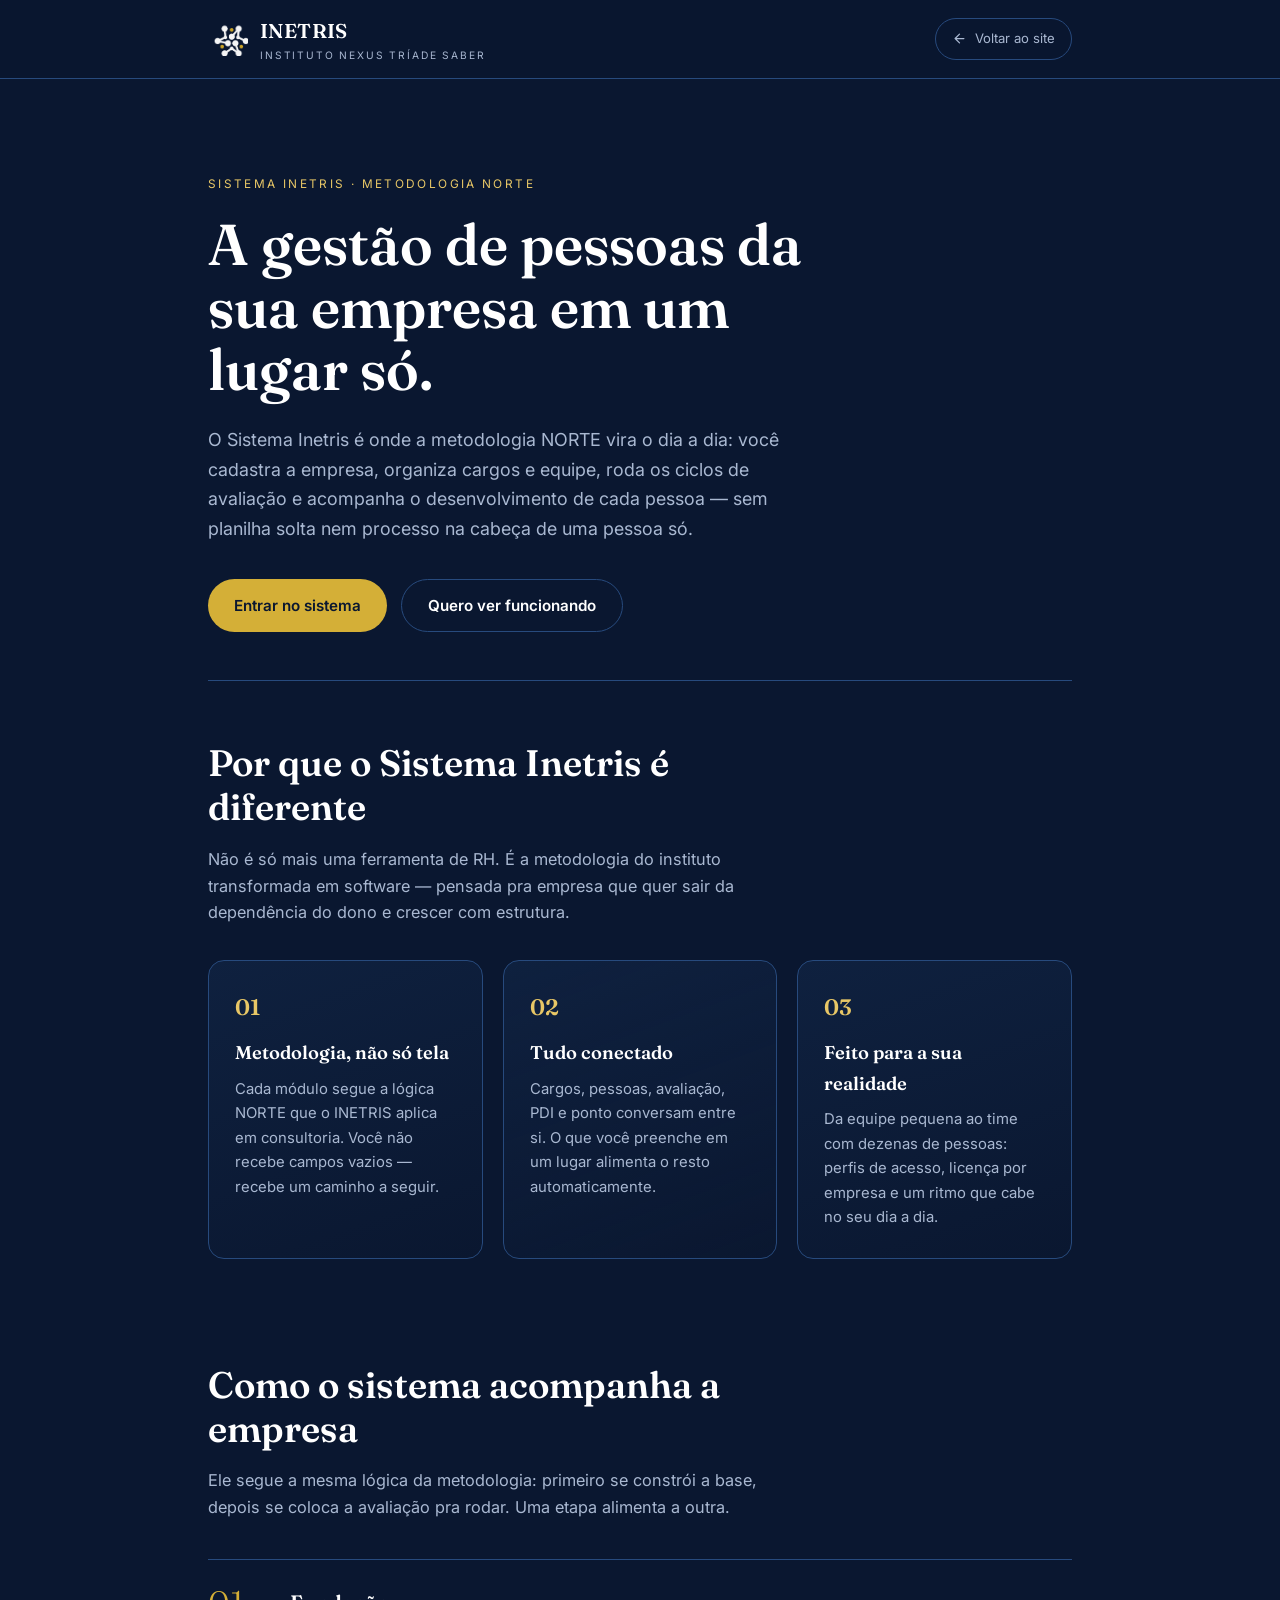
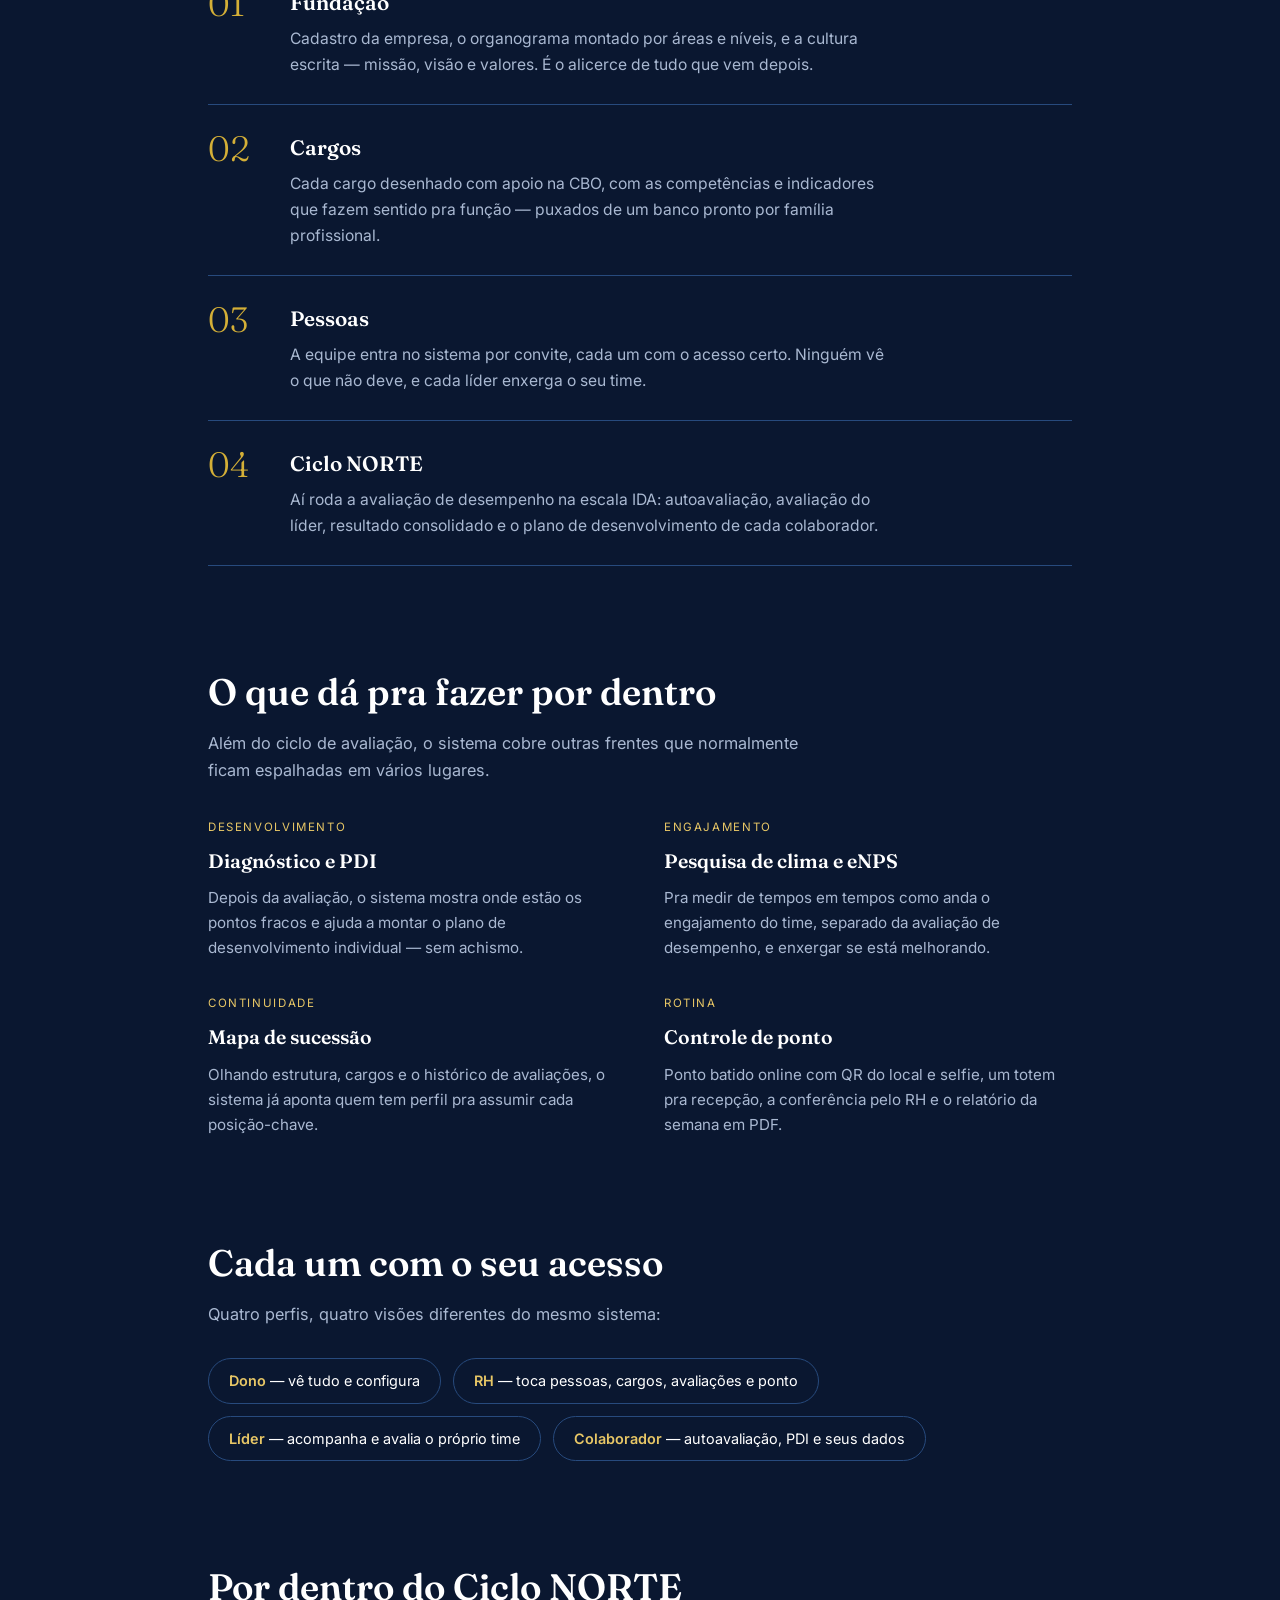
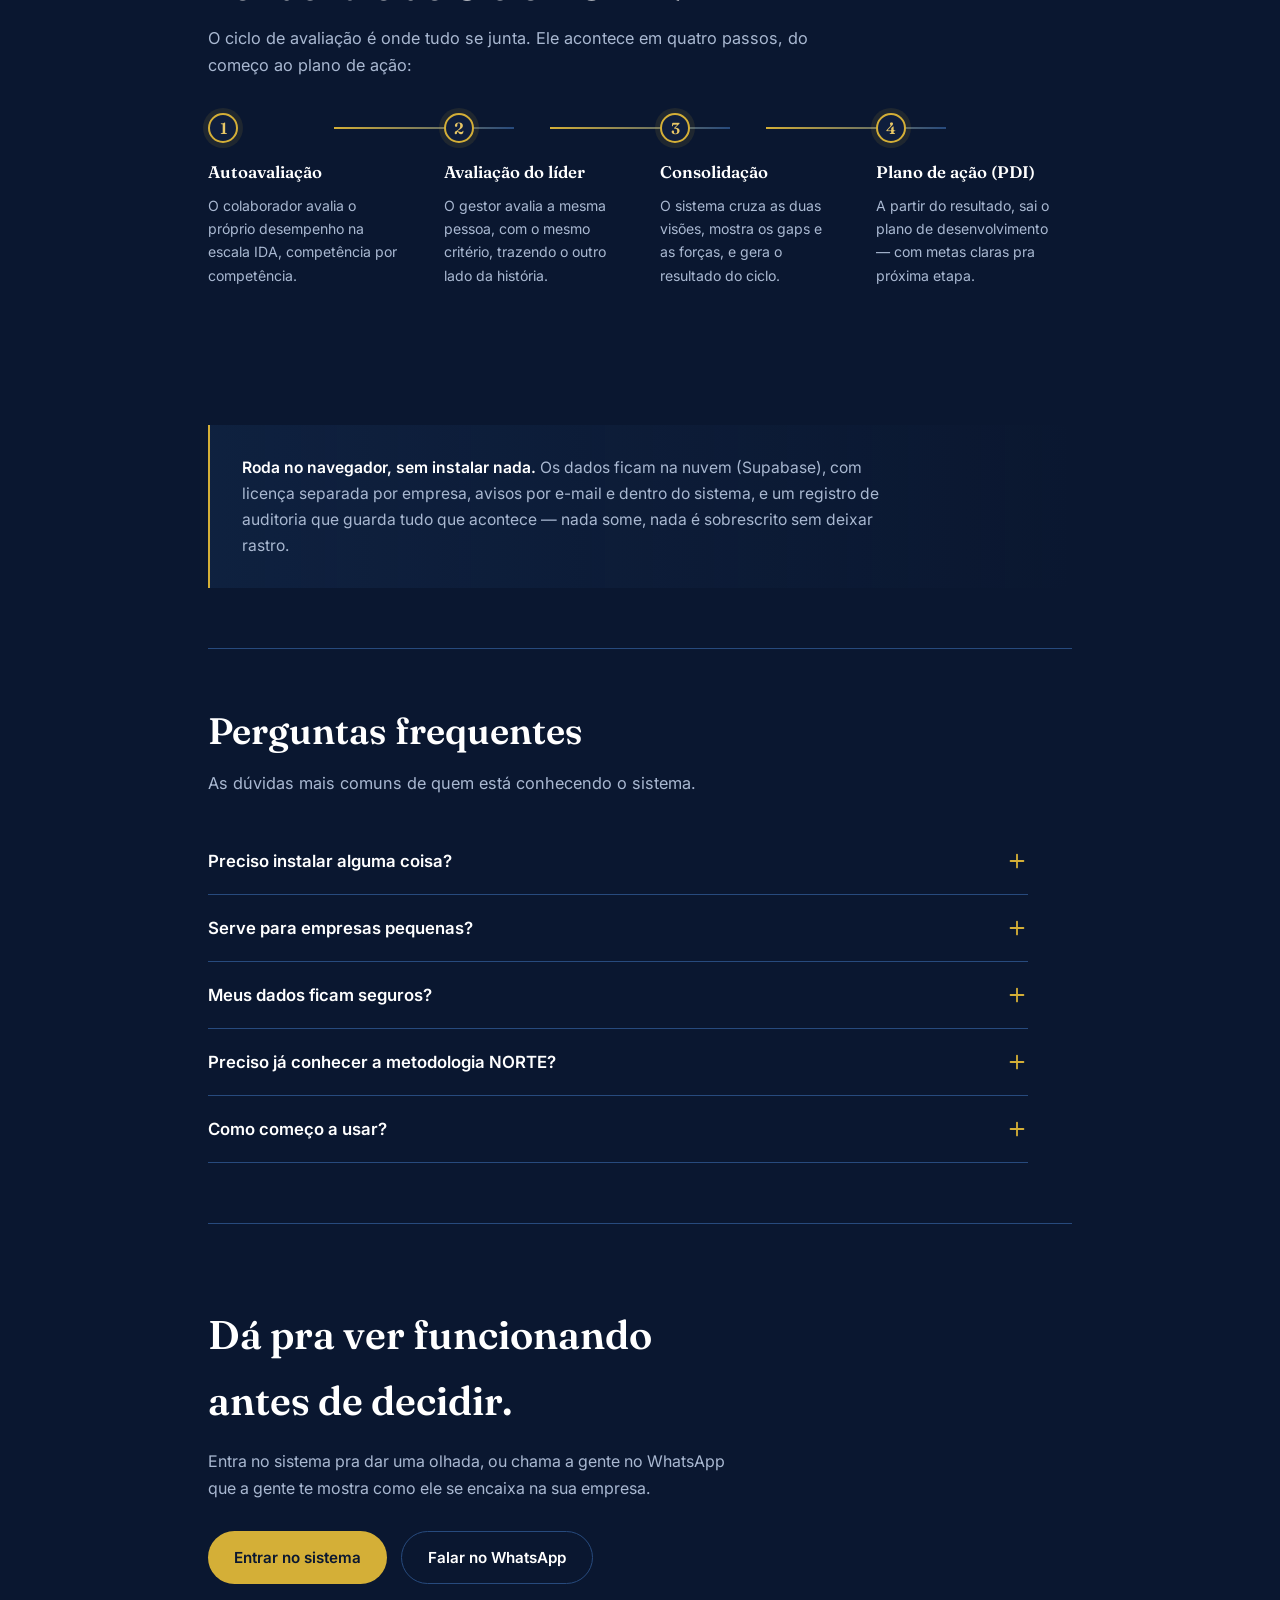
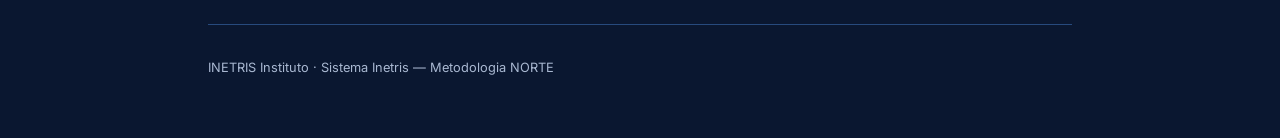
<file: sistema.html>
<!DOCTYPE html>
<html lang="pt-BR">
<head>
<meta charset="UTF-8">
<meta name="viewport" content="width=device-width, initial-scale=1.0">
<title>INETRIS — Sistema Inetris</title>
<link rel="preconnect" href="https://fonts.googleapis.com">
<link href="https://fonts.googleapis.com/css2?family=Fraunces:opsz,wght@9..144,300;9..144,500;9..144,600;9..144,700&family=Inter:wght@400;500;600;700&display=swap" rel="stylesheet">
<style>
  :root{
    --navy-deep:#0a1730;
    --navy:#0f1e3d;
    --navy-light:#1b3a66;
    --navy-line:#274a7d;
    --gold:#d4af37;
    --gold-soft:#e8c766;
    --white:#ffffff;
    --muted:#a9b8d1;
    --serif:'Fraunces', Georgia, serif;
    --sans:'Inter', -apple-system, sans-serif;
  }
  *{ margin:0; padding:0; box-sizing:border-box; }
  html{ scroll-behavior:smooth; }
  body{ font-family:var(--sans); background:var(--navy-deep); color:var(--white); line-height:1.65; overflow-x:hidden; }
  a{ color:inherit; text-decoration:none; }

  .wrap{ position:relative; z-index:1; max-width:920px; margin:0 auto; padding:0 28px; }

  .topbar{ position:sticky; top:0; z-index:20; background:rgba(10,23,48,0.82); backdrop-filter:blur(10px); border-bottom:1px solid var(--navy-line); }
  .topbar-inner{ max-width:920px; margin:0 auto; padding:14px 28px; display:flex; align-items:center; justify-content:space-between; gap:18px; }
  .brand{ display:flex; align-items:center; gap:12px; }
  .brand img{ width:40px; height:40px; object-fit:contain; }
  .brand .mark{ font-family:var(--serif); font-size:1.25rem; font-weight:600; letter-spacing:0.02em; }
  .brand .sub{ font-size:0.64rem; letter-spacing:0.18em; text-transform:uppercase; color:var(--muted); }
  .back-link{ display:inline-flex; align-items:center; gap:8px; font-size:0.82rem; color:var(--muted); padding:9px 16px; border:1px solid var(--navy-line); border-radius:100px; transition:all .25s ease; }
  .back-link:hover{ color:var(--white); border-color:var(--gold); }

  /* Hero — alinhado à esquerda, editorial */
  .hero{ padding:96px 0 40px; }
  .kicker{ font-size:0.74rem; letter-spacing:0.2em; text-transform:uppercase; color:var(--gold-soft); margin-bottom:20px; }
  .hero h1{ font-family:var(--serif); font-weight:600; font-size:clamp(2.3rem, 5.5vw, 3.6rem); line-height:1.08; margin-bottom:24px; max-width:16ch; }
  .hero p.lead{ max-width:56ch; color:var(--muted); font-size:1.12rem; }
  .hero-cta{ display:flex; gap:14px; margin-top:36px; flex-wrap:wrap; }
  .btn{ display:inline-flex; align-items:center; justify-content:center; gap:8px; padding:13px 26px; border-radius:100px; font-weight:600; font-size:0.95rem; transition:all .25s ease; cursor:pointer; }
  .btn-gold{ background:var(--gold); color:var(--navy-deep); }
  .btn-gold:hover{ background:var(--gold-soft); transform:translateY(-2px); }
  .btn-ghost{ border:1px solid var(--navy-line); color:var(--white); }
  .btn-ghost:hover{ border-color:var(--gold); }

  .rule{ height:1px; background:var(--navy-line); margin:8px 0; }

  section{ padding:52px 0; }
  .lead-in{ max-width:60ch; }
  .lead-in h2{ font-family:var(--serif); font-weight:600; font-size:clamp(1.7rem,3.2vw,2.3rem); margin-bottom:16px; line-height:1.2; }
  .lead-in p{ color:var(--muted); font-size:1.02rem; }

  /* Jornada — lista numerada editorial, não cards simétricos */
  .journey{ margin-top:38px; display:flex; flex-direction:column; gap:0; }
  .stage{ display:flex; gap:26px; padding:26px 0; border-top:1px solid var(--navy-line); }
  .stage:last-child{ border-bottom:1px solid var(--navy-line); }
  .stage-n{ font-family:var(--serif); font-size:2.2rem; font-weight:300; color:var(--gold); line-height:1; flex-shrink:0; width:56px; }
  .stage-body h3{ font-family:var(--serif); font-weight:600; font-size:1.3rem; margin-bottom:6px; }
  .stage-body p{ color:var(--muted); font-size:0.98rem; max-width:60ch; }

  /* Recursos — layout em duas colunas assimétrico, sem ícone-caixinha */
  .modules{ margin-top:34px; display:grid; grid-template-columns:1fr 1fr; gap:34px 48px; }
  .module{ }
  .module .tag{ font-size:0.72rem; letter-spacing:0.14em; text-transform:uppercase; color:var(--gold-soft); margin-bottom:8px; }
  .module h3{ font-family:var(--serif); font-weight:600; font-size:1.22rem; margin-bottom:8px; }
  .module p{ color:var(--muted); font-size:0.95rem; }

  /* Acessos — linha corrida */
  .roles-line{ margin-top:30px; display:flex; flex-wrap:wrap; gap:12px; }
  .role-chip{ border:1px solid var(--navy-line); border-radius:100px; padding:10px 20px; font-size:0.9rem; }
  .role-chip b{ color:var(--gold-soft); font-weight:600; }

  /* Nota lateral / bloco de confiança */
  .trust{ margin-top:34px; padding:30px 32px; border-left:2px solid var(--gold); background:linear-gradient(90deg, rgba(27,58,102,0.28), transparent); border-radius:0 14px 14px 0; }
  .trust p{ color:var(--muted); font-size:0.98rem; max-width:64ch; }
  .trust p b{ color:var(--white); font-weight:600; }

  .close{ padding:70px 0 40px; }

  /* Diferenciais */
  .why{ margin-top:34px; display:grid; grid-template-columns:repeat(3,1fr); gap:20px; }
  .why-item{ padding:28px 26px; border:1px solid var(--navy-line); border-radius:16px; background:linear-gradient(160deg, rgba(27,58,102,0.28), transparent); transition:all .35s ease; }
  .why-item:hover{ transform:translateY(-5px); border-color:var(--gold); }
  .why-num{ font-family:var(--serif); font-size:1.4rem; font-weight:600; color:var(--gold-soft); display:block; margin-bottom:12px; }
  .why-item h3{ font-family:var(--serif); font-weight:600; font-size:1.15rem; margin-bottom:8px; }
  .why-item p{ color:var(--muted); font-size:0.93rem; }

  /* Ciclo NORTE — timeline */
  .cycle{ margin-top:34px; display:grid; grid-template-columns:repeat(4,1fr); gap:0; }
  .cycle-step{ position:relative; padding:0 20px; }
  .cycle-step:first-child{ padding-left:0; }
  .cycle-step:not(:last-child)::after{ content:""; position:absolute; top:14px; left:calc(50% + 18px); width:calc(100% - 36px); height:2px; background:linear-gradient(90deg, var(--gold), var(--navy-line)); }
  .cycle-dot{ width:30px; height:30px; border-radius:50%; background:var(--navy); border:2px solid var(--gold); box-shadow:0 0 0 5px rgba(212,175,55,0.1); display:flex; align-items:center; justify-content:center; color:var(--gold-soft); font-family:var(--serif); font-weight:600; margin-bottom:16px; position:relative; z-index:1; }
  .cycle-step h4{ font-family:var(--serif); font-weight:600; font-size:1.05rem; margin-bottom:7px; }
  .cycle-step p{ color:var(--muted); font-size:0.88rem; }

  /* FAQ */
  .faq{ margin-top:32px; max-width:820px; }
  .faq-item{ border-bottom:1px solid var(--navy-line); }
  .faq-q{ width:100%; text-align:left; background:none; border:none; color:var(--white); font-family:var(--sans); font-size:1.05rem; font-weight:600; padding:22px 0; cursor:pointer; display:flex; align-items:center; justify-content:space-between; gap:20px; transition:color .25s ease; }
  .faq-q:hover{ color:var(--gold-soft); }
  .faq-icon{ flex-shrink:0; width:22px; height:22px; color:var(--gold); transition:transform .35s ease; }
  .faq-item.open .faq-icon{ transform:rotate(45deg); }
  .faq-a{ display:grid; grid-template-rows:0fr; transition:grid-template-rows .38s ease; }
  .faq-item.open .faq-a{ grid-template-rows:1fr; }
  .faq-a > div{ overflow:hidden; }
  .faq-a p{ color:var(--muted); font-size:0.97rem; line-height:1.7; padding-bottom:22px; max-width:70ch; }
  .close h2{ font-family:var(--serif); font-weight:600; font-size:clamp(1.8rem,3.5vw,2.5rem); margin-bottom:14px; max-width:18ch; }
  .close p{ color:var(--muted); max-width:52ch; margin-bottom:30px; }

  footer{ text-align:left; padding:32px 0 60px; color:var(--muted); font-size:0.8rem; border-top:1px solid var(--navy-line); }

  .reveal{ opacity:0; transform:translateY(20px); transition:opacity .6s ease, transform .6s ease; }
  .reveal.on{ opacity:1; transform:none; }

  @media (max-width:760px){
    .modules{ grid-template-columns:1fr; gap:30px; }
    .why{ grid-template-columns:1fr; gap:16px; }
    .cycle{ grid-template-columns:1fr; gap:22px; }
    .cycle-step{ padding:0 0 0 44px; }
    .cycle-step::after{ display:none !important; }
    .cycle-dot{ position:absolute; left:0; top:0; margin:0; }
    .brand .sub{ display:none; }
    .hero-cta{ flex-direction:column; }
    .hero-cta .btn{ width:100%; }
    .stage{ gap:16px; }
    .stage-n{ width:40px; font-size:1.8rem; }
  }
</style>
</head>
<body>

<div class="topbar">
  <div class="topbar-inner">
    <div class="brand">
      <img src="[data-uri]" alt="INETRIS">
      <div>
        <div class="mark">INETRIS</div>
        <div class="sub">Instituto Nexus Tríade Saber</div>
      </div>
    </div>
    <a href="index.html" class="back-link">
      <svg width="15" height="15" viewBox="0 0 24 24" fill="none" stroke="currentColor" stroke-width="2" stroke-linecap="round" stroke-linejoin="round"><path d="M19 12H5M12 19l-7-7 7-7"/></svg>
      Voltar ao site
    </a>
  </div>
</div>

<div class="wrap">

  <section class="hero">
    <div class="kicker">Sistema Inetris · Metodologia NORTE</div>
    <h1>A gestão de pessoas da sua empresa em um lugar só.</h1>
    <p class="lead">O Sistema Inetris é onde a metodologia NORTE vira o dia a dia: você cadastra a empresa, organiza cargos e equipe, roda os ciclos de avaliação e acompanha o desenvolvimento de cada pessoa — sem planilha solta nem processo na cabeça de uma pessoa só.</p>
    <div class="hero-cta">
      <a href="https://rhalley21.github.io/Sistema-Norte/" target="_blank" rel="noopener" class="btn btn-gold">Entrar no sistema</a>
      <a href="https://wa.me/5589999857062" target="_blank" rel="noopener" class="btn btn-ghost">Quero ver funcionando</a>
    </div>
  </section>

  <div class="rule"></div>

  <section>
    <div class="lead-in reveal">
      <h2>Por que o Sistema Inetris é diferente</h2>
      <p>Não é só mais uma ferramenta de RH. É a metodologia do instituto transformada em software — pensada pra empresa que quer sair da dependência do dono e crescer com estrutura.</p>
    </div>
    <div class="why">
      <div class="why-item reveal">
        <span class="why-num">01</span>
        <h3>Metodologia, não só tela</h3>
        <p>Cada módulo segue a lógica NORTE que o INETRIS aplica em consultoria. Você não recebe campos vazios — recebe um caminho a seguir.</p>
      </div>
      <div class="why-item reveal d1">
        <span class="why-num">02</span>
        <h3>Tudo conectado</h3>
        <p>Cargos, pessoas, avaliação, PDI e ponto conversam entre si. O que você preenche em um lugar alimenta o resto automaticamente.</p>
      </div>
      <div class="why-item reveal d2">
        <span class="why-num">03</span>
        <h3>Feito para a sua realidade</h3>
        <p>Da equipe pequena ao time com dezenas de pessoas: perfis de acesso, licença por empresa e um ritmo que cabe no seu dia a dia.</p>
      </div>
    </div>
  </section>

  <section>
    <div class="lead-in reveal">
      <h2>Como o sistema acompanha a empresa</h2>
      <p>Ele segue a mesma lógica da metodologia: primeiro se constrói a base, depois se coloca a avaliação pra rodar. Uma etapa alimenta a outra.</p>
    </div>
    <div class="journey">
      <div class="stage reveal">
        <div class="stage-n">01</div>
        <div class="stage-body">
          <h3>Fundação</h3>
          <p>Cadastro da empresa, o organograma montado por áreas e níveis, e a cultura escrita — missão, visão e valores. É o alicerce de tudo que vem depois.</p>
        </div>
      </div>
      <div class="stage reveal">
        <div class="stage-n">02</div>
        <div class="stage-body">
          <h3>Cargos</h3>
          <p>Cada cargo desenhado com apoio na CBO, com as competências e indicadores que fazem sentido pra função — puxados de um banco pronto por família profissional.</p>
        </div>
      </div>
      <div class="stage reveal">
        <div class="stage-n">03</div>
        <div class="stage-body">
          <h3>Pessoas</h3>
          <p>A equipe entra no sistema por convite, cada um com o acesso certo. Ninguém vê o que não deve, e cada líder enxerga o seu time.</p>
        </div>
      </div>
      <div class="stage reveal">
        <div class="stage-n">04</div>
        <div class="stage-body">
          <h3>Ciclo NORTE</h3>
          <p>Aí roda a avaliação de desempenho na escala IDA: autoavaliação, avaliação do líder, resultado consolidado e o plano de desenvolvimento de cada colaborador.</p>
        </div>
      </div>
    </div>
  </section>

  <section>
    <div class="lead-in reveal">
      <h2>O que dá pra fazer por dentro</h2>
      <p>Além do ciclo de avaliação, o sistema cobre outras frentes que normalmente ficam espalhadas em vários lugares.</p>
    </div>
    <div class="modules">
      <div class="module reveal">
        <div class="tag">Desenvolvimento</div>
        <h3>Diagnóstico e PDI</h3>
        <p>Depois da avaliação, o sistema mostra onde estão os pontos fracos e ajuda a montar o plano de desenvolvimento individual — sem achismo.</p>
      </div>
      <div class="module reveal">
        <div class="tag">Engajamento</div>
        <h3>Pesquisa de clima e eNPS</h3>
        <p>Pra medir de tempos em tempos como anda o engajamento do time, separado da avaliação de desempenho, e enxergar se está melhorando.</p>
      </div>
      <div class="module reveal">
        <div class="tag">Continuidade</div>
        <h3>Mapa de sucessão</h3>
        <p>Olhando estrutura, cargos e o histórico de avaliações, o sistema já aponta quem tem perfil pra assumir cada posição-chave.</p>
      </div>
      <div class="module reveal">
        <div class="tag">Rotina</div>
        <h3>Controle de ponto</h3>
        <p>Ponto batido online com QR do local e selfie, um totem pra recepção, a conferência pelo RH e o relatório da semana em PDF.</p>
      </div>
    </div>
  </section>

  <section>
    <div class="lead-in reveal">
      <h2>Cada um com o seu acesso</h2>
      <p>Quatro perfis, quatro visões diferentes do mesmo sistema:</p>
    </div>
    <div class="roles-line reveal">
      <div class="role-chip"><b>Dono</b> — vê tudo e configura</div>
      <div class="role-chip"><b>RH</b> — toca pessoas, cargos, avaliações e ponto</div>
      <div class="role-chip"><b>Líder</b> — acompanha e avalia o próprio time</div>
      <div class="role-chip"><b>Colaborador</b> — autoavaliação, PDI e seus dados</div>
    </div>
  </section>

  <section>
    <div class="lead-in reveal">
      <h2>Por dentro do Ciclo NORTE</h2>
      <p>O ciclo de avaliação é onde tudo se junta. Ele acontece em quatro passos, do começo ao plano de ação:</p>
    </div>
    <div class="cycle reveal">
      <div class="cycle-step">
        <div class="cycle-dot">1</div>
        <h4>Autoavaliação</h4>
        <p>O colaborador avalia o próprio desempenho na escala IDA, competência por competência.</p>
      </div>
      <div class="cycle-step">
        <div class="cycle-dot">2</div>
        <h4>Avaliação do líder</h4>
        <p>O gestor avalia a mesma pessoa, com o mesmo critério, trazendo o outro lado da história.</p>
      </div>
      <div class="cycle-step">
        <div class="cycle-dot">3</div>
        <h4>Consolidação</h4>
        <p>O sistema cruza as duas visões, mostra os gaps e as forças, e gera o resultado do ciclo.</p>
      </div>
      <div class="cycle-step">
        <div class="cycle-dot">4</div>
        <h4>Plano de ação (PDI)</h4>
        <p>A partir do resultado, sai o plano de desenvolvimento — com metas claras pra próxima etapa.</p>
      </div>
    </div>
  </section>

  <section>
    <div class="trust reveal">
      <p><b>Roda no navegador, sem instalar nada.</b> Os dados ficam na nuvem (Supabase), com licença separada por empresa, avisos por e-mail e dentro do sistema, e um registro de auditoria que guarda tudo que acontece — nada some, nada é sobrescrito sem deixar rastro.</p>
    </div>
  </section>

  <div class="rule"></div>

  <section>
    <div class="lead-in reveal">
      <h2>Perguntas frequentes</h2>
      <p>As dúvidas mais comuns de quem está conhecendo o sistema.</p>
    </div>
    <div class="faq reveal">
      <div class="faq-item">
        <button class="faq-q">Preciso instalar alguma coisa?<svg class="faq-icon" viewBox="0 0 24 24" fill="none" stroke="currentColor" stroke-width="2" stroke-linecap="round"><path d="M12 5v14M5 12h14"/></svg></button>
        <div class="faq-a"><div><p>Não. O Sistema Inetris roda inteiro no navegador — basta acessar de qualquer computador ou celular com internet. Nada pra baixar ou configurar na máquina.</p></div></div>
      </div>
      <div class="faq-item">
        <button class="faq-q">Serve para empresas pequenas?<svg class="faq-icon" viewBox="0 0 24 24" fill="none" stroke="currentColor" stroke-width="2" stroke-linecap="round"><path d="M12 5v14M5 12h14"/></svg></button>
        <div class="faq-a"><div><p>Sim. O sistema se adapta desde equipes pequenas até times com dezenas de pessoas. Você usa os módulos no ritmo que fizer sentido para o seu momento.</p></div></div>
      </div>
      <div class="faq-item">
        <button class="faq-q">Meus dados ficam seguros?<svg class="faq-icon" viewBox="0 0 24 24" fill="none" stroke="currentColor" stroke-width="2" stroke-linecap="round"><path d="M12 5v14M5 12h14"/></svg></button>
        <div class="faq-a"><div><p>Ficam. Os dados são armazenados em nuvem com controle de acesso por perfil, e todas as ações ficam registradas em uma trilha de auditoria — nada é apagado ou sobrescrito sem deixar rastro.</p></div></div>
      </div>
      <div class="faq-item">
        <button class="faq-q">Preciso já conhecer a metodologia NORTE?<svg class="faq-icon" viewBox="0 0 24 24" fill="none" stroke="currentColor" stroke-width="2" stroke-linecap="round"><path d="M12 5v14M5 12h14"/></svg></button>
        <div class="faq-a"><div><p>Não. O próprio sistema conduz você pelas etapas, da fundação da empresa ao ciclo de avaliação. E a equipe do INETRIS pode acompanhar de perto na implantação.</p></div></div>
      </div>
      <div class="faq-item">
        <button class="faq-q">Como começo a usar?<svg class="faq-icon" viewBox="0 0 24 24" fill="none" stroke="currentColor" stroke-width="2" stroke-linecap="round"><path d="M12 5v14M5 12h14"/></svg></button>
        <div class="faq-a"><div><p>Você pode acessar a plataforma para explorar ou agendar uma apresentação com a nossa equipe, que mostra como o sistema se encaixa na realidade da sua empresa.</p></div></div>
      </div>
    </div>
  </section>

  <div class="rule"></div>

  <section class="close">
    <h2 class="reveal">Dá pra ver funcionando antes de decidir.</h2>
    <p class="reveal">Entra no sistema pra dar uma olhada, ou chama a gente no WhatsApp que a gente te mostra como ele se encaixa na sua empresa.</p>
    <div class="hero-cta reveal" style="margin-top:0;">
      <a href="https://rhalley21.github.io/Sistema-Norte/" target="_blank" rel="noopener" class="btn btn-gold">Entrar no sistema</a>
      <a href="https://wa.me/5589999857062" target="_blank" rel="noopener" class="btn btn-ghost">Falar no WhatsApp</a>
    </div>
  </section>

  <footer>
    INETRIS Instituto · Sistema Inetris — Metodologia NORTE
  </footer>

</div>

<script>
  const io = new IntersectionObserver((entries)=>{
    entries.forEach(e=>{ if(e.isIntersecting){ e.target.classList.add('on'); io.unobserve(e.target); } });
  }, { threshold:0.12 });
  document.querySelectorAll('.reveal').forEach(el=>io.observe(el));

  document.querySelectorAll('.faq-q').forEach(btn=>{
    btn.addEventListener('click', ()=>{
      const item = btn.closest('.faq-item');
      const isOpen = item.classList.contains('open');
      document.querySelectorAll('.faq-item.open').forEach(i=>i.classList.remove('open'));
      if(!isOpen) item.classList.add('open');
    });
  });
</script>
</body>
</html>
</file>
<file: css/style.css>
/* =========================================================================
   INETRIS — Site Institucional
   Design system: tokens definidos em :root. Edite as variáveis abaixo para
   ajustar cores, espaçamentos e tipografia em todo o site de uma só vez.
   ========================================================================= */

:root {
  /* Paleta INETRIS */
  --azul-principal: #0a2647;
  --azul-escuro: #061a30;
  --azul-suave: #13345f;
  --azul-brilho: #1e4f8f;
  --laranja: #e99610;
  --laranja-escuro: #c97d08;
  --dourado-brilho: #f4c66b;
  --branco: #ffffff;
  --cinza-claro: #f8f4ec;
  --cinza-borda: #e8e1d3;
  --cinza-texto: #5c6472;
  --cinza-titulo: #1b2733;

  /* Tipografia */
  --fonte-display: "Fraunces", Georgia, serif;
  --fonte-corpo: "Inter", -apple-system, Segoe UI, sans-serif;
  --fonte-mono: "IBM Plex Mono", "Courier New", monospace;

  /* Layout */
  --container-max: 1180px;
  --radius: 16px;
  --radius-sm: 10px;
  --sombra: 0 22px 48px -20px rgba(6, 20, 38, 0.28);
  --sombra-dourada: 0 20px 44px -16px rgba(233, 150, 16, 0.38);
  --ease: cubic-bezier(0.22, 0.68, 0, 1);
  --transicao: 280ms var(--ease);

  /* AJUSTE: altura do header, usada pelo menu mobile para se posicionar certo */
  --header-h: 76px;
}

/* ============================== RESET ============================== */
* { box-sizing: border-box; margin: 0; padding: 0; }

html { scroll-behavior: smooth; }
section[id], div[id] { scroll-margin-top: 92px; }

@media (min-width: 1101px) {
  .header-inner { height: 96px; }
  section[id], div[id] { scroll-margin-top: 112px; }
}

body {
  font-family: var(--fonte-corpo);
  color: var(--cinza-titulo);
  background: var(--branco);
  line-height: 1.6;
  -webkit-font-smoothing: antialiased;
}

/* AJUSTE: trava o scroll da página quando o menu mobile está aberto */
body.no-scroll {
  overflow: hidden;
}

img { max-width: 100%; display: block; }

a { color: inherit; text-decoration: none; }

ul { list-style: none; }

h1, h2, h3, h4 { font-family: var(--fonte-display); font-weight: 600; line-height: 1.15; color: var(--cinza-titulo); }

button { font-family: inherit; cursor: pointer; border: none; background: none; }

::selection { background: var(--laranja); color: var(--azul-escuro); }

.container {
  max-width: var(--container-max);
  margin: 0 auto;
  padding: 0 24px;
}

@media (prefers-reduced-motion: reduce) {
  *, *::before, *::after { animation-duration: 0.001ms !important; transition-duration: 0.001ms !important; scroll-behavior: auto !important; }
}

:focus-visible {
  outline: 3px solid var(--laranja);
  outline-offset: 3px;
}

/* ============================== TEXTO EM DESTAQUE ============================== */
.text-gradient {
  background: linear-gradient(100deg, var(--dourado-brilho) 0%, var(--laranja) 55%, var(--dourado-brilho) 100%);
  -webkit-background-clip: text;
  background-clip: text;
  color: transparent;
}

/* ============================== BOTÕES ============================== */
.btn {
  display: inline-flex;
  align-items: center;
  justify-content: center;
  gap: 8px;
  padding: 14px 28px;
  border-radius: var(--radius-sm);
  font-weight: 600;
  font-size: 0.98rem;
  letter-spacing: 0.01em;
  transition: transform var(--transicao), box-shadow var(--transicao), background var(--transicao), color var(--transicao), border-color var(--transicao);
  white-space: nowrap;
  position: relative;
  isolation: isolate;
  overflow: hidden;
}

.btn::before {
  content: "";
  position: absolute;
  inset: 0;
  background: linear-gradient(115deg, transparent 20%, rgba(255,255,255,0.45) 50%, transparent 80%);
  transform: translateX(-120%);
  transition: transform 620ms var(--ease);
  z-index: 1;
  pointer-events: none;
}
.btn:hover::before { transform: translateX(120%); }

.btn-primary {
  background: linear-gradient(155deg, var(--dourado-brilho) 0%, var(--laranja) 55%, var(--laranja-escuro) 100%);
  color: var(--azul-escuro);
  box-shadow: var(--sombra-dourada);
}
.btn-primary:hover { transform: translateY(-3px); box-shadow: 0 26px 54px -16px rgba(233, 150, 16, 0.55); }
.btn-primary:active { transform: translateY(-1px); }

.btn-outline {
  background: rgba(255,255,255,0.04);
  border: 1.5px solid rgba(255,255,255,0.55);
  color: var(--branco);
  backdrop-filter: blur(6px);
}
.btn-outline:hover { background: rgba(255,255,255,0.14); border-color: var(--branco); transform: translateY(-3px); }

.btn-outline-dark {
  background: transparent;
  border: 1.5px solid var(--azul-principal);
  color: var(--azul-principal);
}
.btn-outline-dark:hover { background: var(--azul-principal); color: var(--branco); transform: translateY(-3px); }

.btn-sm { padding: 10px 18px; font-size: 0.88rem; }
.btn-lg { padding: 18px 38px; font-size: 1.05rem; }

/* ============================== HEADER ============================== */
.site-header {
  position: fixed;
  top: 0; left: 0; right: 0;
  z-index: 1000;
  background: rgba(8, 24, 45, 0.72);
  backdrop-filter: blur(16px) saturate(140%);
  -webkit-backdrop-filter: blur(16px) saturate(140%);
  border-bottom: 1px solid rgba(255,255,255,0.08);
  transition: background var(--transicao), box-shadow var(--transicao), border-color var(--transicao);
}

.header-inner {
  display: flex;
  align-items: center;
  justify-content: space-between;
  height: 76px;
}

.brand { display: flex; align-items: center; gap: 10px; flex-shrink: 0; }
.brand-logo { height: 42px; width: auto; object-fit: contain; flex-shrink: 0; transition: transform var(--transicao); }
.brand:hover .brand-logo { transform: rotate(-8deg) scale(1.06); }
.brand-name {
  font-family: var(--fonte-display);
  font-weight: 700;
  font-size: 1.3rem;
  color: var(--branco);
  letter-spacing: 0.02em;
  white-space: nowrap;
}

.nav-divider {
  width: 1px;
  height: 34px;
  background: rgba(255,255,255,0.16);
  margin: 0 6px;
  flex-shrink: 0;
}

.main-nav { min-width: 0; }
.main-nav ul {
  display: flex;
  align-items: center;
  gap: 30px;
  overflow-x: auto;
  scrollbar-width: none;
  -ms-overflow-style: none;
}
.main-nav ul::-webkit-scrollbar { display: none; }

.nav-link {
  display: flex;
  flex-direction: column;
  align-items: center;
  gap: 6px;
  color: rgba(255,255,255,0.78);
  font-family: var(--fonte-mono);
  font-size: 0.74rem;
  font-weight: 500;
  letter-spacing: 0.03em;
  text-transform: uppercase;
  position: relative;
  padding: 4px 2px 12px;
  white-space: nowrap;
  transition: color var(--transicao);
}
.nav-icon {
  width: 22px;
  height: 22px;
  flex-shrink: 0;
  transition: transform var(--transicao);
}
.nav-link:hover .nav-icon { transform: translateY(-2px); }
.nav-link::after {
  content: "";
  position: absolute;
  left: 50%; bottom: 0;
  width: 60%;
  height: 2px;
  background: linear-gradient(90deg, var(--dourado-brilho), var(--laranja));
  border-radius: 2px;
  transform: translateX(-50%) scaleX(0);
  transform-origin: center;
  transition: transform var(--transicao), box-shadow var(--transicao);
}
.nav-link:hover { color: var(--branco); }
.nav-link:hover::after { transform: translateX(-50%) scaleX(1); }
.nav-link.is-active { color: var(--dourado-brilho); }
.nav-link.is-active::after { transform: translateX(-50%) scaleX(1); box-shadow: 0 0 10px rgba(233,150,16,0.7); }

.header-actions { display: flex; align-items: center; gap: 14px; flex-shrink: 0; }

.nav-toggle {
  display: none;
  flex-direction: column;
  gap: 5px;
  width: 28px;
}
.nav-toggle span {
  height: 2px;
  width: 100%;
  background: var(--branco);
  border-radius: 2px;
  transition: transform var(--transicao), opacity var(--transicao);
}

/* AJUSTE: animação do ícone hambúrguer virando "X" quando o menu está aberto */
.nav-toggle.is-active span:nth-child(1) { transform: translateY(7px) rotate(45deg); }
.nav-toggle.is-active span:nth-child(2) { opacity: 0; }
.nav-toggle.is-active span:nth-child(3) { transform: translateY(-7px) rotate(-45deg); }

/* ============================== HERO ============================== */
.hero {
  position: relative;
  background: linear-gradient(165deg, var(--azul-escuro) 0%, var(--azul-principal) 55%, var(--azul-suave) 100%),
              url('../assets/logo-watermark.png');
  background-repeat: no-repeat, no-repeat;
  background-position: center, right -100px bottom -120px;
  background-size: cover, 760px;
  padding: 188px 0 130px;
  overflow: hidden;
  isolation: isolate;
}

.hero-constellation {
  position: absolute;
  inset: 0;
  width: 100%;
  height: 100%;
  z-index: -1;
  opacity: 0.55;
  mask-image: radial-gradient(ellipse 85% 65% at 50% 30%, black 25%, transparent 78%);
}

.hero-corner {
  position: absolute;
  width: 70px; height: 70px;
  border: 2px solid rgba(233, 150, 16, 0.55);
  z-index: -1;
  transition: width var(--transicao), height var(--transicao);
}
.hero-corner-tl { top: 96px; left: 24px; border-right: none; border-bottom: none; }
.hero-corner-br { bottom: 48px; right: 24px; border-left: none; border-top: none; }

.hero-inner { max-width: 760px; }

.eyebrow {
  display: inline-flex;
  align-items: center;
  gap: 10px;
  color: var(--laranja);
  font-family: var(--fonte-mono);
  font-size: 0.78rem;
  font-weight: 500;
  letter-spacing: 0.1em;
  text-transform: uppercase;
  margin-bottom: 22px;
}
.eyebrow-bar { width: 28px; height: 2px; background: linear-gradient(90deg, var(--dourado-brilho), var(--laranja)); display: inline-block; }
.eyebrow-dark { color: var(--laranja-escuro); }
.eyebrow.center, .section-title.center, .section-text.center { justify-content: center; text-align: center; }
.section-title.center { margin-left: auto; margin-right: auto; }
.eyebrow.center { display: flex; }

.hero-title {
  font-size: clamp(2.1rem, 4.6vw, 3.4rem);
  color: var(--branco);
  margin-bottom: 24px;
  letter-spacing: -0.01em;
}

.hero-subtitle {
  font-size: 1.12rem;
  color: rgba(255,255,255,0.78);
  max-width: 600px;
  margin-bottom: 38px;
}

.hero-actions { display: flex; gap: 16px; flex-wrap: wrap; }

/* ============================== SEÇÕES GERAIS ============================== */
.section { padding: 110px 0; position: relative; }
.section-alt { background: var(--cinza-claro); }

#quem-somos {
  background-image: url('../assets/logo-watermark-navy.png');
  background-repeat: no-repeat;
  background-position: left -140px top -110px;
  background-size: 620px;
}

.section-title {
  font-size: clamp(1.7rem, 3vw, 2.35rem);
  margin-bottom: 18px;
  max-width: 680px;
}
.section-title-light { color: var(--branco); }

.section-text { color: var(--cinza-texto); font-size: 1.04rem; max-width: 560px; }
.section-text.max-w { max-width: 620px; margin-left: auto; margin-right: auto; }

.check-list { margin-top: 26px; display: flex; flex-direction: column; gap: 12px; }
.check-list li {
  position: relative;
  padding-left: 30px;
  color: var(--cinza-titulo);
  font-weight: 500;
  font-size: 0.97rem;
}
.check-list li::before {
  content: "✓";
  position: absolute; left: 0; top: -1px;
  width: 20px; height: 20px;
  background: linear-gradient(155deg, var(--dourado-brilho), var(--laranja));
  color: var(--azul-escuro);
  font-size: 0.72rem;
  font-weight: 800;
  border-radius: 5px;
  display: flex; align-items: center; justify-content: center;
}

/* ============================== SERVIÇOS (consolidado) ============================== */
.service-pills {
  display: flex;
  flex-wrap: wrap;
  justify-content: center;
  gap: 12px;
  margin-top: 40px;
}
.service-pill {
  padding: 10px 20px;
  border-radius: 999px;
  border: 1.5px solid var(--cinza-borda);
  font-family: var(--fonte-mono);
  font-size: 0.8rem;
  font-weight: 500;
  letter-spacing: 0.01em;
  color: var(--azul-principal);
  transition: background var(--transicao), color var(--transicao), border-color var(--transicao), transform var(--transicao), box-shadow var(--transicao);
}
.service-pill:hover {
  background: var(--azul-principal);
  border-color: var(--azul-principal);
  color: var(--branco);
  transform: translateY(-2px);
  box-shadow: var(--sombra);
}

.service-row { padding: 90px 0; scroll-margin-top: 96px; }
.service-row-alt { background: var(--cinza-claro); }

/* ============================== SPLIT LAYOUT ============================== */
.split {
  display: grid;
  grid-template-columns: 1.05fr 0.95fr;
  gap: 70px;
  align-items: center;
}
.split-reverse .split-text { order: 2; }
.split-reverse .split-visual { order: 1; }

.blueprint-card {
  background: var(--azul-principal);
  border-radius: var(--radius);
  padding: 38px;
  display: flex;
  flex-direction: column;
  gap: 14px;
  box-shadow: var(--sombra);
  background-image:
    linear-gradient(rgba(255,255,255,0.06) 1px, transparent 1px),
    linear-gradient(90deg, rgba(255,255,255,0.06) 1px, transparent 1px);
  background-size: 28px 28px;
  position: relative;
  overflow: hidden;
}
.blueprint-card::before {
  content: "";
  position: absolute;
  left: 50%; top: 38px; bottom: 38px;
  width: 2px;
  background: repeating-linear-gradient(to bottom, rgba(244,198,107,0.5) 0 6px, transparent 6px 12px);
  transform: translateX(-50%);
  z-index: 0;
}
.blueprint-card-row { display: flex; gap: 14px; flex-wrap: wrap; position: relative; z-index: 1; }
.blueprint-tag {
  flex: 1;
  min-width: 140px;
  background: rgba(255,255,255,0.06);
  border: 1px solid rgba(255,255,255,0.16);
  color: rgba(255,255,255,0.88);
  font-family: var(--fonte-mono);
  font-weight: 500;
  font-size: 0.8rem;
  letter-spacing: 0.06em;
  text-align: center;
  padding: 26px 12px;
  border-radius: var(--radius-sm);
  position: relative;
  transition: transform var(--transicao), border-color var(--transicao), background var(--transicao);
}
.blueprint-tag::after {
  content: "";
  position: absolute;
  left: 50%; top: -7px;
  width: 8px; height: 8px;
  border-radius: 50%;
  background: var(--dourado-brilho);
  transform: translateX(-50%);
  box-shadow: 0 0 0 3px rgba(244,198,107,0.18);
}
.blueprint-card-row:first-child .blueprint-tag::after { display: none; }
.blueprint-tag:hover { transform: translateY(-3px); border-color: rgba(244,198,107,0.55); background: rgba(255,255,255,0.1); }
.blueprint-tag-accent {
  background: linear-gradient(155deg, var(--dourado-brilho), var(--laranja));
  color: var(--azul-escuro);
  border-color: var(--laranja);
  font-weight: 700;
}
.blueprint-tag-accent::after { background: var(--branco); }

.feature-panel {
  background: var(--branco);
  border: 1px solid var(--cinza-borda);
  border-radius: var(--radius);
  padding: 40px;
  box-shadow: var(--sombra);
  position: relative;
  overflow: hidden;
}
.feature-panel::before {
  content: "";
  position: absolute;
  top: 0; left: 0; right: 0;
  height: 4px;
  background: linear-gradient(90deg, var(--azul-principal), var(--azul-brilho));
  transform: scaleX(0);
  transform-origin: left;
  transition: transform 560ms var(--ease);
}
.feature-panel:hover::before { transform: scaleX(1); }
.feature-panel-accent::before { background: linear-gradient(90deg, var(--dourado-brilho), var(--laranja)); }
.feature-panel-label {
  display: inline-block;
  background: var(--azul-principal);
  color: var(--branco);
  font-family: var(--fonte-mono);
  font-size: 0.72rem;
  font-weight: 500;
  letter-spacing: 0.08em;
  padding: 6px 12px;
  border-radius: 999px;
  margin-bottom: 22px;
}
.feature-panel-list { display: flex; flex-direction: column; gap: 16px; }
.feature-panel-list li {
  position: relative;
  padding-left: 26px;
  font-weight: 500;
  color: var(--cinza-titulo);
}
.feature-panel-list li::before {
  content: "";
  position: absolute; left: 0; top: 8px;
  width: 8px; height: 8px;
  background: var(--laranja);
  border-radius: 2px;
}

/* ============================== CARDS GRID ============================== */
.cards-grid { display: grid; gap: 26px; margin-top: 56px; }
.problems-grid { grid-template-columns: repeat(4, 1fr); }

.problem-card {
  background: var(--branco);
  border: 1px solid var(--cinza-borda);
  border-radius: var(--radius);
  padding: 32px 26px;
  position: relative;
  overflow: hidden;
  transition: transform var(--transicao), box-shadow var(--transicao), border-color var(--transicao);
}
.problem-card::before {
  content: "";
  position: absolute;
  top: 0; left: 0; right: 0;
  height: 3px;
  background: linear-gradient(90deg, var(--dourado-brilho), var(--laranja));
  transform: scaleX(0);
  transform-origin: left;
  transition: transform 480ms var(--ease);
}
.problem-card:hover {
  transform: translateY(-7px);
  box-shadow: var(--sombra);
  border-color: transparent;
}
.problem-card:hover::before { transform: scaleX(1); }

.problem-icon {
  display: inline-flex;
  align-items: center; justify-content: center;
  width: 42px; height: 42px;
  border-radius: 10px;
  background: rgba(233, 150, 16, 0.12);
  color: var(--laranja-escuro);
  font-size: 1.1rem;
  margin-bottom: 18px;
  transition: transform var(--transicao);
}
.problem-card:hover .problem-icon { transform: scale(1.12) rotate(-6deg); }
.problem-card h3 { font-size: 1.08rem; margin-bottom: 10px; }
.problem-card p { color: var(--cinza-texto); font-size: 0.94rem; }

/* ---------- Soluções Corporativas (cards compactos) ---------- */
.solutions-grid { grid-template-columns: repeat(4, 1fr); margin-top: 40px; }

.solution-card {
  background: var(--branco);
  border: 1px solid var(--cinza-borda);
  border-radius: var(--radius);
  padding: 28px 24px;
  display: flex;
  flex-direction: column;
  position: relative;
  overflow: hidden;
  transition: transform var(--transicao), box-shadow var(--transicao), border-color var(--transicao);
}
.solution-card::before {
  content: "";
  position: absolute;
  top: 0; left: 0; right: 0;
  height: 3px;
  background: linear-gradient(90deg, var(--azul-principal), var(--azul-brilho));
  transform: scaleX(0);
  transform-origin: left;
  transition: transform 480ms var(--ease);
}
.solution-card:hover {
  transform: translateY(-7px);
  box-shadow: var(--sombra);
  border-color: transparent;
}
.solution-card:hover::before { transform: scaleX(1); }
.solution-number {
  display: inline-block;
  align-self: flex-start;
  padding: 5px 12px;
  border-radius: 999px;
  background: rgba(233, 150, 16, 0.12);
  color: var(--laranja-escuro);
  font-family: var(--fonte-mono);
  font-size: 0.7rem;
  font-weight: 500;
  text-transform: uppercase;
  letter-spacing: 0.04em;
  margin-bottom: 16px;
}
.solution-card h3 { font-size: 1.02rem; margin-bottom: 6px; line-height: 1.3; }
.solution-tagline { font-style: normal; color: var(--laranja-escuro); font-size: 0.86rem; margin-bottom: 10px; }
.solution-card p:not(.solution-tagline):not(.solution-result) { color: var(--cinza-texto); font-size: 0.9rem; margin-bottom: 16px; flex-grow: 1; }
.solution-result {
  font-size: 0.84rem;
  color: var(--cinza-titulo);
  border-top: 1px solid var(--cinza-borda);
  padding-top: 12px;
  margin-top: auto;
}
.solution-result strong { color: var(--laranja-escuro); }

/* ============================== GALERIA ============================== */
.gallery-grid {
  margin-top: 56px;
  display: grid;
  grid-template-columns: repeat(3, 1fr);
  gap: 26px;
}
.gallery-card {
  border-radius: var(--radius);
  overflow: hidden;
  border: 1px solid var(--cinza-borda);
  background: var(--azul-escuro);
  position: relative;
  height: 340px;
  transition: transform var(--transicao), box-shadow var(--transicao);
}
.gallery-card:hover { transform: translateY(-7px); box-shadow: var(--sombra); }
.gallery-img {
  position: absolute;
  inset: 0;
  background-size: cover;
  background-position: center 20%;
  transition: transform 700ms var(--ease);
}
.gallery-card:hover .gallery-img { transform: scale(1.08); }
.gallery-card::after {
  content: "";
  position: absolute;
  inset: 0;
  background: linear-gradient(to top, rgba(6,20,38,0.92) 0%, rgba(6,20,38,0.35) 46%, rgba(6,20,38,0.05) 70%);
  pointer-events: none;
}
.gallery-card figcaption {
  position: absolute;
  left: 0; right: 0; bottom: 0;
  padding: 22px;
  z-index: 1;
  transform: translateY(6px);
  transition: transform var(--transicao);
}
.gallery-card:hover figcaption { transform: translateY(0); }
.gallery-card h3 { font-size: 1.02rem; margin-bottom: 6px; color: var(--branco); }
.gallery-card p {
  color: rgba(255,255,255,0.78);
  font-size: 0.88rem;
  margin-bottom: 12px;
  max-height: 0;
  opacity: 0;
  overflow: hidden;
  transition: max-height var(--transicao), opacity var(--transicao), margin-bottom var(--transicao);
}
.gallery-card:hover p { max-height: 3.6em; opacity: 1; }
.gallery-meta {
  display: inline-block;
  font-family: var(--fonte-mono);
  font-size: 0.7rem;
  font-weight: 500;
  letter-spacing: 0.05em;
  text-transform: uppercase;
  color: var(--azul-escuro);
  background: var(--dourado-brilho);
  padding: 5px 10px;
  border-radius: 999px;
}

/* ============================== DEPOIMENTOS ============================== */
.testimonials-grid {
  margin-top: 56px;
  display: grid;
  grid-template-columns: repeat(3, 1fr);
  gap: 26px;
}
.testimonial-card {
  background: var(--branco);
  border: 1px solid var(--cinza-borda);
  border-radius: var(--radius);
  padding: 32px 28px 26px;
  display: flex;
  flex-direction: column;
  gap: 16px;
  position: relative;
  overflow: hidden;
  transition: transform var(--transicao), box-shadow var(--transicao), border-color var(--transicao);
}
.testimonial-card::before {
  content: "";
  position: absolute;
  top: 0; left: 0; right: 0;
  height: 3px;
  background: linear-gradient(90deg, var(--dourado-brilho), var(--laranja));
  transform: scaleX(0);
  transform-origin: left;
  transition: transform 480ms var(--ease);
}
.testimonial-card:hover {
  transform: translateY(-7px);
  box-shadow: var(--sombra-dourada);
  border-color: transparent;
}
.testimonial-card:hover::before { transform: scaleX(1); }
.testimonial-quote-mark {
  font-family: var(--fonte-display);
  font-size: 2.8rem;
  line-height: 1;
  color: var(--laranja);
  opacity: 0.55;
}
.testimonial-text {
  font-size: 0.92rem;
  line-height: 1.65;
  color: var(--cinza-texto);
  margin: 0;
  flex-grow: 1;
}
.testimonial-highlight {
  font-size: 0.86rem;
  color: var(--laranja-escuro);
  background: rgba(233, 150, 16, 0.12);
  border-radius: var(--radius-sm);
  padding: 8px 12px;
  line-height: 1.4;
}
.testimonial-author {
  font-family: var(--fonte-mono);
  font-size: 0.76rem;
  color: var(--cinza-titulo);
  font-weight: 500;
  border-top: 1px solid var(--cinza-borda);
  padding-top: 12px;
  margin-top: auto;
}

/* ============================== CONTATO ============================== */
.contact-grid {
  margin-top: 56px;
  display: grid;
  grid-template-columns: repeat(4, 1fr);
  gap: 22px;
}
.contact-card {
  background: var(--branco);
  border: 1px solid var(--cinza-borda);
  border-radius: var(--radius);
  padding: 32px 20px;
  text-align: center;
  position: relative;
  overflow: hidden;
  transition: transform var(--transicao), box-shadow var(--transicao), border-color var(--transicao);
}
.contact-card::before {
  content: "";
  position: absolute;
  top: 0; left: 0; right: 0;
  height: 3px;
  background: linear-gradient(90deg, var(--dourado-brilho), var(--laranja));
  transform: scaleX(0);
  transform-origin: left;
  transition: transform 480ms var(--ease);
}
.contact-card:hover { transform: translateY(-7px); box-shadow: var(--sombra); border-color: transparent; }
.contact-card:hover::before { transform: scaleX(1); }
.contact-icon {
  display: flex;
  align-items: center;
  justify-content: center;
  width: 44px;
  height: 44px;
  margin: 0 auto 16px;
  transition: transform var(--transicao);
}
.contact-icon svg { width: 26px; height: 26px; }
.contact-card:hover .contact-icon { transform: scale(1.15) rotate(-6deg); }

.icon-whatsapp { color: #25D366; }
.icon-instagram { color: #E1306C; }
.icon-youtube { color: #FF0000; }
.icon-email { color: var(--azul-principal); }

.contact-card h3 { font-size: 1rem; margin-bottom: 6px; }
.contact-card p { color: var(--cinza-texto); font-size: 0.88rem; }

.contact-cta { text-align: center; margin-top: 50px; }

/* ============================== FOOTER ============================== */
.site-footer {
  background: var(--azul-escuro) url('../assets/logo-watermark.png') no-repeat right -100px top -80px;
  background-size: 620px;
  color: rgba(255,255,255,0.78);
  padding-top: 70px;
  position: relative;
  overflow: hidden;
}
.site-footer::before {
  content: "";
  position: absolute;
  inset: 0;
  background-image: radial-gradient(rgba(255,255,255,0.05) 1.5px, transparent 1.5px);
  background-size: 26px 26px;
  opacity: 0.5;
  pointer-events: none;
}
.footer-inner {
  display: grid;
  grid-template-columns: 1.4fr 1fr 1fr;
  gap: 50px;
  padding-bottom: 50px;
  border-bottom: 1px solid rgba(255,255,255,0.1);
  position: relative;
}
.footer-brand { display: flex; flex-direction: column; gap: 12px; }
.footer-brand .brand-logo { margin-bottom: 4px; }
.footer-brand .brand-name { color: var(--branco); }
.footer-brand p { font-size: 0.9rem; max-width: 280px; color: rgba(255,255,255,0.6); }

.footer-col h4 { color: var(--branco); font-family: var(--fonte-mono); font-weight: 500; font-size: 0.82rem; letter-spacing: 0.06em; text-transform: uppercase; margin-bottom: 18px; }
.footer-col ul { display: flex; flex-direction: column; gap: 10px; }
.footer-col a { font-size: 0.9rem; color: rgba(255,255,255,0.68); transition: color var(--transicao); }
.footer-col a:hover { color: var(--laranja); }

.footer-bottom { padding: 24px 0; position: relative; }
.footer-bottom p { font-family: var(--fonte-mono); font-size: 0.76rem; color: rgba(255,255,255,0.5); text-align: center; }

/* ============================== WHATSAPP FLUTUANTE ============================== */
.whatsapp-float {
  position: fixed;
  bottom: 26px; right: 26px;
  width: 58px; height: 58px;
  background: #25D366;
  border-radius: 50%;
  display: flex; align-items: center; justify-content: center;
  color: var(--branco);
  box-shadow: 0 12px 28px -8px rgba(37, 211, 102, 0.55);
  z-index: 900;
  transition: transform var(--transicao);
}
.whatsapp-float::before {
  content: "";
  position: absolute;
  inset: 0;
  border-radius: 50%;
  border: 2px solid rgba(37,211,102,0.65);
  animation: whatsapp-pulse 2.4s ease-out infinite;
}
@keyframes whatsapp-pulse {
  0% { transform: scale(1); opacity: 0.7; }
  100% { transform: scale(1.7); opacity: 0; }
}
.whatsapp-float svg { width: 28px; height: 28px; position: relative; z-index: 1; }
.whatsapp-float:hover { transform: scale(1.08); }

/* ============================== ANIMAÇÕES ============================== */
.reveal {
  opacity: 0;
  transform: translateY(26px);
  transition: opacity 750ms var(--ease), transform 750ms var(--ease);
  transition-delay: var(--delay, 0ms);
}
.reveal.is-visible { opacity: 1; transform: translateY(0); }

/* =========================================================================
   RESPONSIVO — PC, tablet e celular
   ========================================================================= */

/* ---------- ≤ 1100px: tablets em paisagem / menu vira hambúrguer ---------- */
@media (max-width: 1100px) {
  /* AJUSTE: menu mobile agora cobre a tela inteira, com scroll travado por
     trás dele (ver .no-scroll no body) e fecha com opacidade + visibility
     em vez de max-height, evitando o "vazamento" de conteúdo. */
  .main-nav {
    position: fixed;
    top: var(--header-h);
    left: 0; right: 0; bottom: 0;
    background: var(--azul-escuro);
    display: flex;
    flex-direction: column;
    align-items: stretch;
    padding: 10px 24px 26px;
    height: 0;
    overflow-y: auto;
    visibility: hidden;
    opacity: 0;
    transition: opacity var(--transicao), visibility var(--transicao);
    border-bottom: 1px solid rgba(255,255,255,0.08);
    z-index: 999;
  }
  .main-nav.is-open {
    height: calc(100vh - var(--header-h));
    visibility: visible;
    opacity: 1;
  }
  .main-nav ul { flex-direction: column; gap: 4px; overflow-x: visible; }
  .nav-link {
    flex-direction: row;
    justify-content: flex-start;
    gap: 12px;
    display: flex;
    padding: 12px 4px;
    border-bottom: 1px solid rgba(255,255,255,0.06);
  }
  .nav-icon { width: 20px; height: 20px; }
  .nav-link::after { display: none; }
  .nav-toggle { display: flex; }
  .header-actions .btn-sm { display: none; }
  .nav-divider { display: none; }

  .problems-grid { grid-template-columns: repeat(2, 1fr); }
  .gallery-grid { grid-template-columns: repeat(2, 1fr); }
  .contact-grid { grid-template-columns: repeat(2, 1fr); }
  .solutions-grid { grid-template-columns: repeat(2, 1fr); }
  .testimonials-grid { grid-template-columns: repeat(2, 1fr); }
}

/* ---------- ≤ 860px: tablets em retrato ---------- */
@media (max-width: 860px) {
  .hero { padding: 150px 0 90px; }
  .hero-title { letter-spacing: -0.005em; }

  .split { grid-template-columns: 1fr; gap: 40px; }
  .split-reverse .split-text, .split-reverse .split-visual { order: initial; }


  .feature-panel, .blueprint-card { padding: 30px; }

  .footer-inner { grid-template-columns: 1fr 1fr; gap: 36px; }
  .footer-brand { grid-column: 1 / -1; }
}

/* ---------- ≤ 640px: celulares ---------- */
@media (max-width: 640px) {
  /* AJUSTE: sincroniza a variável --header-h com a altura real do header
     nesse breakpoint, para o menu mobile encaixar certinho embaixo dele */
  :root { --header-h: 68px; }

  .container { padding: 0 20px; }

  .header-inner { height: 68px; }
  .hero { padding: 128px 0 70px; }
  .hero-corner { display: none; }

  .section { padding: 70px 0; }

  .eyebrow { font-size: 0.72rem; margin-bottom: 16px; }
  .hero-actions { flex-direction: column; align-items: stretch; }
  .hero-actions .btn { width: 100%; }

  .problems-grid,
  .gallery-grid,
  .contact-grid,
  .solutions-grid,
  .testimonials-grid { grid-template-columns: 1fr; }

  .gallery-card { height: 300px; }

  .service-pills { gap: 8px; }
  .service-pill { padding: 9px 16px; font-size: 0.76rem; }
  .service-row { padding: 64px 0; }

  .feature-panel, .blueprint-card { padding: 24px; }
  .blueprint-card-row { flex-direction: column; }
  .blueprint-card::before { display: none; }
  .blueprint-tag::after { display: none; }

  .contact-cta .btn-lg { width: 100%; }

  .footer-inner { grid-template-columns: 1fr; gap: 32px; padding-bottom: 36px; }

  .whatsapp-float { width: 52px; height: 52px; bottom: 18px; right: 18px; }
  .whatsapp-float svg { width: 24px; height: 24px; }
}

/* ---------- ≤ 380px: celulares pequenos ---------- */
@media (max-width: 380px) {
  .brand-name { font-size: 1.1rem; }
  .btn { padding: 13px 20px; font-size: 0.92rem; }
  .gallery-card figcaption, .contact-card { padding: 18px; }
}

/* =========================================================================
   CAMADA DE ANIMAÇÃO EXTRA — mais vida, mais movimento
   ========================================================================= */

/* ---------- Barra de progresso de rolagem ---------- */
.scroll-progress {
  position: fixed;
  top: 0; left: 0; right: 0;
  height: 3px;
  z-index: 1100;
  background: transparent;
  pointer-events: none;
}
.scroll-progress span {
  display: block;
  height: 100%;
  width: 0%;
  background: linear-gradient(90deg, var(--laranja), var(--dourado-brilho), var(--laranja));
  background-size: 200% 100%;
  animation: progress-sheen 3s linear infinite;
  box-shadow: 0 0 12px rgba(233,150,16,0.7);
  transition: width 120ms ease-out;
}
@keyframes progress-sheen {
  0% { background-position: 0% 0; }
  100% { background-position: 200% 0; }
}

/* ---------- Indicador deslizante do menu (magic line) ---------- */
.main-nav ul { position: relative; }
.nav-magic {
  position: absolute;
  bottom: 0;
  height: 2px;
  border-radius: 2px;
  background: linear-gradient(90deg, var(--dourado-brilho), var(--laranja));
  box-shadow: 0 0 10px rgba(233,150,16,0.7);
  opacity: 0;
  transition: left 380ms var(--ease), width 380ms var(--ease), opacity 240ms ease;
  pointer-events: none;
}
.main-nav ul:hover .nav-magic,
.main-nav ul .nav-magic.is-active { opacity: 1; }
@media (max-width: 1100px) { .nav-magic { display: none; } }

/* ---------- Logo com brilho pulsante sutil ---------- */
.brand-logo {
  filter: drop-shadow(0 0 0 rgba(244,198,107,0));
  transition: transform var(--transicao), filter var(--transicao);
}
.brand:hover .brand-logo {
  filter: drop-shadow(0 0 10px rgba(244,198,107,0.65));
}

/* ---------- Entrada animada do Hero ---------- */
.hero-anim {
  opacity: 0;
  transform: translateY(22px);
  animation: hero-rise 900ms var(--ease) forwards;
  animation-delay: var(--anim-delay, 0ms);
}
@keyframes hero-rise {
  to { opacity: 1; transform: translateY(0); }
}

/* ---------- Texto em gradiente com brilho contínuo ---------- */
.text-gradient {
  background-size: 220% auto;
  animation: shimmer-text 5.5s linear infinite;
}
@keyframes shimmer-text {
  0% { background-position: 0% 50%; }
  100% { background-position: 220% 50%; }
}

/* ---------- Brilho de cursor no Hero ---------- */
.hero-spotlight {
  position: absolute;
  inset: 0;
  z-index: -1;
  opacity: 0;
  transition: opacity 400ms ease;
  background: radial-gradient(420px circle at var(--x, 50%) var(--y, 30%), rgba(244, 198, 107, 0.16), transparent 70%);
}
.hero:hover .hero-spotlight { opacity: 1; }
@media (max-width: 860px) { .hero-spotlight { display: none; } }

/* ---------- Cantos do Hero: leve respiração ---------- */
.hero-corner {
  animation: corner-breathe 4.5s ease-in-out infinite;
}
.hero-corner-br { animation-delay: 1.2s; }
@keyframes corner-breathe {
  0%, 100% { opacity: 0.55; }
  50% { opacity: 1; }
}

/* ---------- Botões magnéticos ---------- */
.btn-magnetic { transition: transform 260ms var(--ease), box-shadow var(--transicao), background var(--transicao); }

/* ---------- Pontos flutuantes ambientais ---------- */
.float-dot {
  position: absolute;
  border-radius: 50%;
  background: radial-gradient(circle, rgba(233,150,16,0.35), rgba(233,150,16,0) 70%);
  pointer-events: none;
  z-index: 0;
  animation: float-bob 7s ease-in-out infinite;
}
.fd1 { width: 120px; height: 120px; top: 8%; left: 4%; animation-duration: 8s; }
.fd2 { width: 90px; height: 90px; bottom: 10%; right: 6%; animation-duration: 6.5s; animation-delay: 1s; }
.fd3 { width: 60px; height: 60px; top: 45%; right: 18%; animation-duration: 9s; animation-delay: 2.2s; }
@keyframes float-bob {
  0%, 100% { transform: translate(0, 0); }
  50% { transform: translate(8px, -18px); }
}

/* ---------- Ken Burns sutil e contínuo na galeria ---------- */
.gallery-img { animation: ken-burns 14s ease-in-out infinite alternate; }
.gallery-card:hover .gallery-img { animation-play-state: paused; }
@keyframes ken-burns {
  0% { transform: scale(1); }
  100% { transform: scale(1.06); }
}

/* ---------- Inclinação 3D (tilt) em cards ---------- */
.tilt-card { transform-style: preserve-3d; will-change: transform; }
.tilt-card > * { transform: translateZ(0); }

/* ---------- Título de seção: sublinhado que desenha ao revelar ---------- */
.section-title { position: relative; }
.section-title::after {
  content: "";
  display: block;
  width: 54px;
  height: 3px;
  margin-top: 16px;
  background: linear-gradient(90deg, var(--laranja), var(--dourado-brilho));
  border-radius: 2px;
  transform: scaleX(0);
  transform-origin: left;
  transition: transform 640ms var(--ease) 120ms;
}
.section-title.center::after { margin-left: auto; margin-right: auto; transform-origin: center; }
.reveal.is-visible.section-title::after,
.reveal.is-visible .section-title::after { transform: scaleX(1); }
.section-title-light::after { background: linear-gradient(90deg, var(--dourado-brilho), var(--branco)); }

/* ---------- WhatsApp flutuante: entrada com salto ---------- */
.whatsapp-float {
  animation: whatsapp-in 700ms var(--ease) 1.4s both;
}
@keyframes whatsapp-in {
  0% { transform: scale(0) rotate(-45deg); opacity: 0; }
  60% { transform: scale(1.15) rotate(6deg); opacity: 1; }
  100% { transform: scale(1) rotate(0); }
}

@media (prefers-reduced-motion: reduce) {
  .hero-anim { animation: none; opacity: 1; transform: none; }
  .float-dot, .gallery-img, .hero-corner, .text-gradient, .whatsapp-float::before { animation: none !important; }
}
</file>
<file: css/premium.css>
/* =========================================================================
   INETRIS — Camada Premium (somente index.html)
   Eleva o polimento e as animações mantendo a identidade visual atual
   (azul-marinho + dourado, tipografia Fraunces/Inter). Arquivo isolado
   de propósito: portfolio.html e diagnostico.html não o carregam, então
   nada aqui afeta essas páginas.
   ========================================================================= */

/* ---------- Preloader de entrada ---------- */
.preloader {
  position: fixed;
  inset: 0;
  z-index: 3000;
  display: flex;
  align-items: center;
  justify-content: center;
  background: radial-gradient(120% 120% at 50% 20%, var(--azul-suave) 0%, var(--azul-escuro) 60%, #04101f 100%);
  transition: opacity 640ms var(--ease), visibility 640ms var(--ease);
}
.preloader.is-done { opacity: 0; visibility: hidden; pointer-events: none; }
.preloader-inner { position: relative; display: flex; align-items: center; justify-content: center; }
.preloader-mark {
  width: 74px;
  height: 74px;
  animation: preloader-pulse 1.4s var(--ease) infinite;
}
.preloader-mark img {
  width: 100%;
  height: 100%;
  object-fit: contain;
  filter: drop-shadow(0 0 18px rgba(244, 198, 107, 0.55));
}
.preloader-ring {
  position: absolute;
  width: 112px;
  height: 112px;
  border-radius: 50%;
  border: 1.5px solid rgba(244, 198, 107, 0.22);
  border-top-color: var(--dourado-brilho);
  animation: preloader-spin 1.1s linear infinite;
}
@keyframes preloader-pulse {
  0%, 100% { transform: scale(1); opacity: 1; }
  50% { transform: scale(0.9); opacity: 0.82; }
}
@keyframes preloader-spin { to { transform: rotate(360deg); } }

@media (prefers-reduced-motion: reduce) {
  .preloader { transition: opacity 200ms linear; }
  .preloader-mark, .preloader-ring { animation: none; }
}

/* ---------- Hero: foto de fundo + card de texto flutuando na frente ---------- */
.hero-photo { position: relative; }
.hero-bg {
  position: absolute;
  top: 0; right: 0; bottom: 0; left: 0;
  background: radial-gradient(120% 100% at 50% 0%, var(--azul-suave) 0%, var(--azul-principal) 55%, var(--azul-escuro) 100%);
  z-index: 0;
}
.hero-people-bg {
  position: absolute;
  top: 0; right: 0; bottom: 0; left: 0;
  z-index: 0;
  display: flex;
  align-items: flex-end;
  justify-content: space-between;
  padding: 0 3%;
  pointer-events: none;
}
.hero-person-bg {
  height: 92%;
  width: auto;
  max-width: 42%;
  object-fit: contain;
  object-position: bottom center;
}
.hero-person-bg-1 {
  filter: brightness(1.14) contrast(1.05) saturate(1.05);
}
.hero-person-bg-2 {
  filter: brightness(0.86) contrast(0.98) saturate(0.94);
  height: 88%;
}
.hero-bg-overlay {
  position: absolute;
  top: 0; right: 0; bottom: 0; left: 0;
  z-index: 1;
  background:
    linear-gradient(180deg, rgba(6, 18, 36, 0.25) 0%, rgba(6, 18, 36, 0.02) 22%, rgba(6, 18, 36, 0.08) 78%, rgba(6, 18, 36, 0.55) 100%);
  pointer-events: none;
}
.hero-logo-constellation {
  position: absolute;
  top: 0; right: 0; bottom: 0; left: 0;
  z-index: 1;
  pointer-events: none;
}
.hero-photo .hero-row { position: relative; z-index: 2; }
.hero-photo .hero-constellation { display: none; }
.hero-photo .hero-corner { z-index: 3; }
.hero-card {
  background: rgba(8, 20, 40, 0.62);
  backdrop-filter: blur(10px);
  -webkit-backdrop-filter: blur(10px);
  border: 1px solid rgba(244, 198, 107, 0.25);
  border-radius: var(--radius);
  padding: 44px 44px 40px;
  box-shadow: 0 40px 80px -30px rgba(2, 8, 18, 0.65);
  max-width: 640px;
  margin: 0 auto;
}

/* ============================================================
   MOBILE — Hero redesenhado para celular (até 768px)
   Fotos ao fundo (atrás do card de vidro), menores e no topo.
   Não afeta o desktop.
   ============================================================ */
@media (max-width: 768px) {
  .hero-photo {
    padding: 96px 0 46px;
    min-height: 0;
  }
  /* fotos ao fundo, atrás do card — como no desktop, mas menores e no topo */
  .hero-people-bg {
    top: 78px;
    bottom: auto;
    height: 250px;
    padding: 0 4%;
    align-items: flex-start;
    justify-content: space-between;
    z-index: 0;
  }
  .hero-person-bg { height: 250px; max-width: 40%; }
  .hero-person-bg-2 { height: 234px; }
  /* degradê reforçado embaixo pra dar contraste ao card */
  .hero-photo .hero-bg-overlay {
    background:
      linear-gradient(180deg, rgba(6, 18, 36, 0.15) 0%, rgba(6, 18, 36, 0.35) 38%, rgba(6, 18, 36, 0.86) 62%, rgba(6, 18, 36, 0.96) 100%);
  }
  /* margens laterais menores pra aproveitar a largura */
  .hero-photo .container { padding-left: 16px; padding-right: 16px; }
  /* card de vidro por cima das fotos, começando abaixo delas */
  .hero-card {
    margin-top: 188px;
    padding: 26px 22px 28px;
    border-color: rgba(244, 198, 107, 0.14);
    border-radius: 16px;
    background: rgba(8, 20, 40, 0.72);
    box-shadow: 0 24px 50px -26px rgba(2, 8, 18, 0.7);
  }
  /* eyebrow menor */
  .hero-photo .eyebrow {
    font-size: 0.62rem;
    letter-spacing: 0.12em;
    margin-bottom: 14px;
  }
  /* título compacto e responsivo, ~3-4 linhas */
  .hero-photo .hero-title {
    font-size: clamp(1.6rem, 7.4vw, 2.1rem);
    line-height: 1.16;
    margin-bottom: 14px;
  }
  /* subtítulo menor e mais curto no respiro */
  .hero-photo .hero-subtitle {
    font-size: 0.94rem;
    line-height: 1.5;
    margin-bottom: 20px;
  }
  /* botões empilhados, principal em destaque */
  .hero-photo .hero-actions {
    flex-direction: column;
    gap: 10px;
  }
  .hero-photo .hero-actions .btn { width: 100%; text-align: center; justify-content: center; }
  /* esconder molduras/constelação que poluem no mobile */
  .hero-photo .hero-corner { display: none !important; }
  .hero-logo-constellation { display: none !important; }
  .hero-scroll-hint { display: none !important; }
}

@media (max-width: 400px) {
  .hero-people-bg { top: 74px; height: 212px; padding: 0 3%; }
  .hero-person-bg { height: 212px; max-width: 42%; }
  .hero-person-bg-2 { height: 198px; }
  .hero-card { margin-top: 158px; padding: 24px 18px 26px; }
  .hero-photo .container { padding-left: 13px; padding-right: 13px; }
  .hero-photo .hero-title { font-size: clamp(1.5rem, 8vw, 1.9rem); }
}

/* Guard geral contra rolagem horizontal no mobile */
@media (max-width: 768px) {
  html, body { overflow-x: hidden; }
  .diagcta { overflow: hidden; }
  .diagcta::before { left: 0; right: 0; }
}
/* ---------- Quem Somos: quadro Jornada de Transformação (nova ideia) ---------- */
.journey-card {
  background: linear-gradient(158deg, var(--azul-suave) 0%, var(--azul-principal) 55%, var(--azul-escuro) 100%);
  border: 1px solid rgba(202, 162, 40, 0.18);
  border-radius: var(--radius);
  padding: 34px 32px;
  box-shadow: 0 34px 64px -30px rgba(4, 12, 24, 0.6), inset 0 1px 0 rgba(255, 255, 255, 0.05);
  position: relative;
  overflow: hidden;
}
.journey-card::before {
  content: "";
  position: absolute;
  top: -30%; right: -12%;
  width: 320px; height: 320px;
  background: radial-gradient(circle, rgba(202, 162, 40, 0.16), transparent 66%);
  pointer-events: none;
}
.journey-card-head { position: relative; margin-bottom: 26px; }
.journey-card-kicker {
  display: inline-block;
  font-family: var(--fonte-mono);
  font-size: 0.72rem; letter-spacing: 0.18em; text-transform: uppercase;
  color: var(--dourado-brilho); margin-bottom: 10px;
}
.journey-card-title {
  font-family: var(--fonte-display);
  font-weight: 600; font-size: 1.4rem; line-height: 1.25; color: var(--branco);
}
/* ---------- Constelação da jornada (nós conectados como a logo) ---------- */
.constellation {
  position: relative;
  width: 100%;
  aspect-ratio: 1 / 0.82;
  margin: 6px 0 4px;
}
.constellation-links {
  position: absolute; inset: 0; width: 100%; height: 100%;
  overflow: visible;
}
.constellation-links line {
  stroke: rgba(202, 162, 40, 0.4);
  stroke-width: 0.5;
  stroke-dasharray: 2 2;
  animation: constellation-flow 3s linear infinite;
}
@keyframes constellation-flow { to { stroke-dashoffset: -8; } }

.constellation-node {
  position: absolute;
  transform: translate(-50%, -50%);
  z-index: 2;
}
.cn-dot {
  width: 46px; height: 46px; border-radius: 50%;
  background: rgba(202, 162, 40, 0.12);
  border: 1.5px solid rgba(202, 162, 40, 0.6);
  display: flex; align-items: center; justify-content: center;
  cursor: pointer;
  transition: transform 360ms var(--ease), background 360ms var(--ease), box-shadow 360ms var(--ease);
  box-shadow: 0 0 0 0 rgba(202, 162, 40, 0.18);
}
.cn-num { font-family: var(--fonte-display); font-weight: 600; font-size: 1.1rem; color: var(--dourado-brilho); }
.constellation-node:hover .cn-dot,
.constellation-node:focus .cn-dot,
.constellation-node:focus-within .cn-dot {
  transform: scale(1.12);
  background: rgba(202, 162, 40, 0.24);
  box-shadow: 0 0 0 6px rgba(202, 162, 40, 0.1), 0 0 22px rgba(202, 162, 40, 0.35);
}
/* pulso suave nos nós */
.cn-dot::after {
  content: ""; position: absolute; inset: -6px; border-radius: 50%;
  border: 1px solid rgba(202, 162, 40, 0.3);
  opacity: 0; animation: cn-pulse 2.8s ease-out infinite;
}
.cn2 .cn-dot::after { animation-delay: 0.7s; }
.cn3 .cn-dot::after { animation-delay: 1.4s; }
.cn4 .cn-dot::after { animation-delay: 2.1s; }
@keyframes cn-pulse {
  0% { transform: scale(0.9); opacity: 0.6; }
  100% { transform: scale(1.7); opacity: 0; }
}

/* balão de informação */
.cn-info {
  position: absolute;
  left: 50%; bottom: calc(100% + 12px);
  transform: translateX(-50%) translateY(6px);
  width: 210px;
  background: var(--azul-escuro);
  border: 1px solid rgba(202, 162, 40, 0.35);
  border-radius: 12px;
  padding: 14px 16px;
  opacity: 0; visibility: hidden; pointer-events: none;
  transition: opacity 300ms var(--ease), transform 300ms var(--ease), visibility 300ms var(--ease);
  z-index: 5;
  box-shadow: 0 20px 40px -18px rgba(0, 0, 0, 0.7);
}
.cn-info::after {
  content: ""; position: absolute; top: 100%; left: 50%; transform: translateX(-50%);
  border: 7px solid transparent; border-top-color: var(--azul-escuro);
}
.constellation-node:hover .cn-info,
.constellation-node:focus .cn-info,
.constellation-node:focus-within .cn-info {
  opacity: 1; visibility: visible; transform: translateX(-50%) translateY(0); pointer-events: auto;
}
/* nós de baixo mostram o balão embaixo, pra não cortar */
.cn3 .cn-info, .cn4 .cn-info { bottom: auto; top: calc(100% + 12px); }
.cn3 .cn-info::after, .cn4 .cn-info::after { top: auto; bottom: 100%; border-top-color: transparent; border-bottom-color: var(--azul-escuro); }
/* nó 4 (direita) alinha balão pra não sair do card */
.cn2 .cn-info, .cn4 .cn-info { left: auto; right: -8px; transform: translateY(6px); }
.cn2 .cn-info::after, .cn4 .cn-info::after { left: auto; right: 20px; transform: none; }
.constellation-node.cn2:hover .cn-info, .constellation-node.cn2:focus-within .cn-info,
.constellation-node.cn4:hover .cn-info, .constellation-node.cn4:focus-within .cn-info {
  transform: translateY(0);
}
.cn-info strong { display: block; font-family: var(--fonte-corpo); font-weight: 700; font-size: 0.98rem; color: var(--branco); margin-bottom: 4px; }
.cn-info p { color: rgba(255, 255, 255, 0.7); font-size: 0.85rem; line-height: 1.5; }

/* legenda embaixo */
.constellation-legend {
  list-style: none; margin: 18px 0 0; padding: 16px 0 0;
  border-top: 1px solid rgba(255, 255, 255, 0.1);
  display: grid; grid-template-columns: 1fr 1fr; gap: 10px 20px;
}
.constellation-legend li { display: flex; align-items: center; gap: 10px; font-size: 0.9rem; color: rgba(255, 255, 255, 0.82); font-weight: 500; }
.cl-n {
  flex-shrink: 0; width: 24px; height: 24px; border-radius: 50%;
  background: rgba(202, 162, 40, 0.14); border: 1px solid rgba(202, 162, 40, 0.5);
  display: flex; align-items: center; justify-content: center;
  font-family: var(--fonte-display); font-size: 0.82rem; color: var(--dourado-brilho);
}

@media (prefers-reduced-motion: reduce) {
  .constellation-links line, .cn-dot::after { animation: none; }
}
@media (max-width: 560px) {
  .journey-card { padding: 28px 22px; }
  .constellation { aspect-ratio: 1 / 0.95; }
  .cn-info { width: 170px; }
  .constellation-legend { grid-template-columns: 1fr; }
}

/* ---------- Quem Somos: card de diagnóstico (fiel à referência) ---------- */
.blueprint-card {
  background: #0d1526;
  border: 1px solid rgba(255, 255, 255, 0.06);
  border-radius: var(--radius);
  box-shadow: 0 30px 60px -26px rgba(4, 12, 24, 0.55), inset 0 1px 0 rgba(255, 255, 255, 0.04);
  padding: 20px;
  display: flex;
  flex-direction: column;
  gap: 12px;
  background-image: none;
}
.blueprint-card::before,
.blueprint-card::after { content: none; }

.blueprint-grid { position: relative; display: flex; flex-direction: column; gap: 12px; }

.blueprint-card-row { display: flex; gap: 12px; }

.blueprint-tag {
  flex: 1;
  min-width: 0;
  display: flex;
  flex-direction: column;
  align-items: center;
  text-align: center;
  gap: 6px;
  background: rgba(255, 255, 255, 0.028);
  border: 1px solid rgba(255, 255, 255, 0.07);
  border-radius: var(--radius-sm);
  padding: 14px 10px;
  opacity: 0;
  transform: translateY(16px) scale(0.96);
  transition: transform 480ms var(--ease), border-color 320ms var(--ease), background 320ms var(--ease), box-shadow 320ms var(--ease), opacity 480ms var(--ease);
}
.blueprint-card.is-visible .blueprint-tag { opacity: 1; transform: translateY(0) scale(1); }
.blueprint-card.is-visible .blueprint-card-row:nth-child(1) .blueprint-tag:nth-child(1) { transition-delay: 60ms; }
.blueprint-card.is-visible .blueprint-card-row:nth-child(1) .blueprint-tag:nth-child(2) { transition-delay: 160ms; }
.blueprint-card.is-visible .blueprint-card-row:nth-child(3) .blueprint-tag:nth-child(1) { transition-delay: 260ms; }
.blueprint-card.is-visible .blueprint-card-row:nth-child(3) .blueprint-tag:nth-child(2) { transition-delay: 360ms; }
.blueprint-card.is-visible .blueprint-tag-accent { transition-delay: 460ms; }

.blueprint-tag::after { display: none; }

.blueprint-icon {
  width: 24px;
  height: 24px;
  color: var(--dourado-brilho);
  transition: transform 380ms var(--ease);
}
.blueprint-tag-title {
  font-family: var(--fonte-corpo);
  font-weight: 700;
  font-size: 0.82rem;
  letter-spacing: 0.02em;
  color: var(--branco);
}
.blueprint-tag:hover {
  transform: translateY(-5px);
  border-color: rgba(244, 198, 107, 0.5);
  background: rgba(244, 198, 107, 0.06);
  box-shadow: 0 16px 30px -14px rgba(244, 198, 107, 0.3);
}
.blueprint-tag:hover .blueprint-icon { transform: scale(1.12) rotate(-4deg); }

/* Linha divisória com pontos brilhantes entre as duas fileiras */
.blueprint-divider {
  position: relative;
  height: 1px;
  background: rgba(255, 255, 255, 0.08);
  margin: -4px 0;
}
.blueprint-dot {
  position: absolute;
  top: 50%;
  width: 8px;
  height: 8px;
  border-radius: 50%;
  background: var(--dourado-brilho);
  box-shadow: 0 0 12px 3px rgba(244, 198, 107, 0.65);
  transform: translate(-50%, -50%);
  animation: blueprint-dot-pulse 2.4s ease-in-out infinite;
}
.blueprint-dot:nth-child(2) { animation-delay: 0.3s; }
.blueprint-dot:nth-child(3) { animation-delay: 0.6s; }
@keyframes blueprint-dot-pulse {
  0%, 100% { opacity: 0.55; box-shadow: 0 0 8px 2px rgba(244, 198, 107, 0.4); }
  50% { opacity: 1; box-shadow: 0 0 16px 4px rgba(244, 198, 107, 0.75); }
}

/* Barra de destaque RESULTADO */
.blueprint-tag-accent {
  display: flex;
  flex-direction: column;
  background: linear-gradient(120deg, var(--dourado-brilho), var(--laranja));
  border-radius: var(--radius-sm);
  padding: 14px 18px;
  opacity: 0;
  transform: translateY(16px) scale(0.96);
  transition: transform 480ms var(--ease), opacity 480ms var(--ease), box-shadow 320ms var(--ease);
}
.blueprint-card.is-visible .blueprint-tag-accent { opacity: 1; transform: translateY(0) scale(1); }
.blueprint-tag-accent-top { display: flex; align-items: center; justify-content: center; gap: 10px; }
.blueprint-tag-accent .blueprint-icon { width: 22px; height: 22px; color: var(--azul-escuro); flex-shrink: 0; }
.blueprint-tag-accent-text { display: flex; flex-direction: column; gap: 3px; align-items: center; text-align: center; }
.blueprint-tag-accent .blueprint-tag-title { color: var(--azul-escuro); font-size: 0.86rem; }
.blueprint-tag-accent:hover { box-shadow: 0 18px 34px -14px rgba(244, 198, 107, 0.5); }

@media (max-width: 560px) {
  .blueprint-card-row { flex-direction: column; }
  .blueprint-divider { display: none; }
  .blueprint-tag-accent { flex-direction: column; text-align: center; }
}

@media (prefers-reduced-motion: reduce) {
  .blueprint-dot { animation: none; }
  .blueprint-tag, .blueprint-tag-accent { opacity: 1; transform: none; transition: none; }
}

@media (prefers-reduced-motion: reduce) {
  .blueprint-card::before { animation: none; }
  .blueprint-tag { opacity: 1; transform: none; transition: none; }
}

/* ---------- Hero: indicador de rolagem com a logo ---------- */
.hero-scroll-hint {
  position: absolute;
  left: 50%;
  bottom: 28px;
  transform: translateX(-50%);
  z-index: 4;
  display: flex;
  flex-direction: column;
  align-items: center;
  gap: 6px;
  opacity: 0;
  animation: hero-scroll-hint-fade-in 700ms var(--ease) forwards;
  animation-delay: 1.1s;
}
.hero-scroll-hint-ring {
  display: flex;
  align-items: center;
  justify-content: center;
  width: 46px;
  height: 46px;
  border-radius: 50%;
  border: 1px solid rgba(244, 198, 107, 0.4);
  background: rgba(8, 20, 40, 0.35);
  backdrop-filter: blur(4px);
  animation: hero-scroll-hint-bob 2.2s ease-in-out infinite;
}
.hero-scroll-hint-logo { width: 22px; height: 22px; object-fit: contain; opacity: 0.9; }
.hero-scroll-hint-chevron {
  width: 16px;
  height: 16px;
  color: rgba(244, 198, 107, 0.75);
  animation: hero-scroll-hint-bob 2.2s ease-in-out infinite;
  animation-delay: 0.1s;
}
.hero-scroll-hint:hover .hero-scroll-hint-ring { border-color: var(--dourado-brilho); background: rgba(244, 198, 107, 0.12); }
@keyframes hero-scroll-hint-bob {
  0%, 100% { transform: translateY(0); }
  50% { transform: translateY(7px); }
}
@keyframes hero-scroll-hint-fade-in {
  to { opacity: 1; }
}
@media (max-width: 720px) {
  .hero-scroll-hint { display: none; }
}
@media (prefers-reduced-motion: reduce) {
  .hero-scroll-hint { animation: hero-scroll-hint-fade-in 300ms linear forwards; animation-delay: 0.3s; }
  .hero-scroll-hint-ring, .hero-scroll-hint-chevron { animation: none; }
}

/* ---------- Cursor personalizado: anel com a logo, segue o mouse (desktop) ---------- */
.custom-cursor {
  position: fixed;
  top: 0;
  left: 0;
  z-index: 4000;
  pointer-events: none;
  width: 40px;
  height: 40px;
  border-radius: 50%;
  border: 1px solid rgba(244, 198, 107, 0.55);
  background: rgba(8, 20, 40, 0.45);
  backdrop-filter: blur(4px);
  display: flex;
  align-items: center;
  justify-content: center;
  transform: translate(-50%, -50%);
  transition: width 220ms var(--ease), height 220ms var(--ease), background 220ms var(--ease), border-color 220ms var(--ease);
  will-change: transform;
}
.custom-cursor img { width: 18px; height: 18px; object-fit: contain; opacity: 0.9; transition: opacity 220ms var(--ease); }
.custom-cursor.is-active {
  width: 58px;
  height: 58px;
  border-color: var(--dourado-brilho);
  background: rgba(244, 198, 107, 0.14);
}
body.has-custom-cursor, body.has-custom-cursor a, body.has-custom-cursor button { cursor: none; }
@media (hover: none), (pointer: coarse) {
  .custom-cursor { display: none !important; }
}
@media (prefers-reduced-motion: reduce) {
  .custom-cursor { display: none !important; }
  body.has-custom-cursor, body.has-custom-cursor a, body.has-custom-cursor button { cursor: auto; }
}

/* ---------- Agende o Diagnóstico: nova seção antes de Fale Conosco ---------- */
.diagcta {
  position: relative;
  background: linear-gradient(165deg, var(--azul-escuro) 0%, var(--azul-principal) 60%, var(--azul-suave) 100%);
  padding: 90px 0;
  overflow: hidden;
}
.diagcta::before {
  content: "";
  position: absolute;
  top: -20px; right: -20px; bottom: -20px; left: -20px;
  background-image: url("../assets/hero-bg-equipe.jpg");
  background-size: cover;
  background-position: center 20%;
  filter: blur(6px) saturate(0.9);
  opacity: 0.22;
  z-index: 0;
}
.diagcta::after {
  content: "";
  position: absolute;
  top: 0; right: 0; bottom: 0; left: 0;
  background: linear-gradient(165deg, rgba(6, 20, 40, 0.92) 0%, rgba(10, 38, 71, 0.88) 60%, rgba(26, 66, 115, 0.85) 100%);
  z-index: 0;
}
.diagcta-grid {
  position: relative;
  z-index: 1;
  display: grid;
  grid-template-columns: 1fr 0.92fr;
  gap: 56px;
  align-items: center;
}
.diagcta-info { display: flex; gap: 22px; }
.diagcta-rail {
  position: relative;
  width: 2px;
  background: rgba(244, 198, 107, 0.22);
  flex-shrink: 0;
  margin-top: 6px;
}
.diagcta-dot {
  position: absolute;
  top: 0;
  left: 50%;
  width: 12px;
  height: 12px;
  border-radius: 50%;
  background: var(--dourado-brilho);
  box-shadow: 0 0 14px 3px rgba(244, 198, 107, 0.55);
  transform: translate(-50%, -50%);
}
.diagcta-info-inner { flex: 1; min-width: 0; }
.diagcta .eyebrow { color: var(--dourado-brilho); }
.diagcta-title {
  font-family: var(--fonte-corpo);
  font-weight: 800;
  text-transform: uppercase;
  font-size: clamp(1.9rem, 3.4vw, 2.7rem);
  line-height: 1.08;
  letter-spacing: -0.01em;
  color: var(--branco);
  margin: 14px 0 20px;
}
.diagcta-desc {
  color: rgba(255, 255, 255, 0.7);
  font-size: 1rem;
  line-height: 1.7;
  max-width: 46ch;
  margin-bottom: 30px;
}
.diagcta-features { list-style: none; margin: 0; padding: 0; }
.diagcta-features li {
  display: flex;
  align-items: flex-start;
  gap: 14px;
  padding: 18px 0;
  border-top: 1px solid rgba(255, 255, 255, 0.1);
  color: rgba(255, 255, 255, 0.86);
  font-size: 0.95rem;
  line-height: 1.5;
}
.diagcta-features li:last-child { padding-bottom: 0; }
.diagcta-feature-icon { width: 22px; height: 22px; flex-shrink: 0; color: var(--dourado-brilho); margin-top: 1px; }

.diagcta-card {
  background: var(--branco);
  border-radius: var(--radius);
  box-shadow: 0 40px 80px -30px rgba(2, 8, 18, 0.5);
  padding: 40px;
}
.diagcta-form { display: flex; flex-direction: column; gap: 20px; }
.diagcta-form-row { display: grid; grid-template-columns: 1fr 1fr; gap: 20px; }
.diagcta-field { display: flex; flex-direction: column; gap: 8px; }
.diagcta-field span { font-size: 0.86rem; font-weight: 600; color: var(--cinza-titulo); }
.diagcta-field input, .diagcta-field select {
  font-family: var(--fonte-corpo);
  font-size: 0.95rem;
  padding: 13px 14px;
  border-radius: var(--radius-sm);
  border: 1px solid rgba(10, 38, 71, 0.14);
  background: rgba(10, 38, 71, 0.02);
  color: var(--azul-escuro);
  transition: border-color var(--transicao), box-shadow var(--transicao);
}
.diagcta-field input::placeholder { color: rgba(10, 38, 71, 0.35); }
.diagcta-field input:focus, .diagcta-field select:focus {
  outline: none;
  border-color: var(--dourado-brilho);
  box-shadow: 0 0 0 3px rgba(244, 198, 107, 0.2);
}
.diagcta-field select { appearance: none; background-image: url("data:image/svg+xml,%3Csvg xmlns='http://www.w3.org/2000/svg' viewBox='0 0 24 24' fill='none' stroke='%230a2647' stroke-width='2' stroke-linecap='round' stroke-linejoin='round'%3E%3Cpath d='m6 9 6 6 6-6'/%3E%3C/svg%3E"); background-repeat: no-repeat; background-position: right 14px center; background-size: 16px; cursor: pointer; }
.diagcta-submit { width: 100%; justify-content: center; padding: 15px; font-size: 1rem; }
.diagcta-hint { text-align: center; font-size: 0.82rem; color: rgba(10, 38, 71, 0.5); margin: 0; transition: color 220ms var(--ease); }
.diagcta-hint.is-error { color: #c0392b; }
.diagcta-hint.is-success { color: #1f8a4c; font-weight: 600; }

@media (max-width: 900px) {
  .diagcta-grid { grid-template-columns: 1fr; gap: 44px; }
  .diagcta-card { padding: 30px 24px; }
}
@media (max-width: 560px) {
  .diagcta-form-row { grid-template-columns: 1fr; }
}

/* ---------- Sistema Inetris: seção detalhada da plataforma NORTE ---------- */
.sistema {
  position: relative;
  background: linear-gradient(165deg, var(--azul-escuro) 0%, var(--azul-principal) 60%, var(--azul-suave) 100%);
  overflow: hidden;
}
.sistema-bg {
  position: absolute;
  top: 0; right: 0; bottom: 0; left: 0;
  background-image: radial-gradient(rgba(244, 198, 107, 0.14) 1px, transparent 1px);
  background-size: 26px 26px;
  opacity: 0.4;
  z-index: 0;
}
.sistema-inner { position: relative; z-index: 1; }
.sistema-head { text-align: center; max-width: 720px; margin: 0 auto 50px; }
.sistema-title {
  font-family: var(--fonte-display);
  font-size: clamp(2rem, 4vw, 3rem);
  color: var(--branco);
  margin: 12px 0 18px;
}
.sistema-sub { color: rgba(255, 255, 255, 0.72); font-size: 1.05rem; line-height: 1.7; }

/* Fluxo de etapas */
.sistema-flow { margin-bottom: 54px; }
.sistema-flow-track {
  display: flex;
  align-items: stretch;
  justify-content: center;
  gap: 10px;
  flex-wrap: wrap;
}
.sistema-step {
  flex: 1 1 180px;
  max-width: 230px;
  background: rgba(255, 255, 255, 0.04);
  border: 1px solid rgba(244, 198, 107, 0.2);
  border-radius: var(--radius-sm);
  padding: 22px 20px;
  text-align: center;
  transition: transform 380ms var(--ease), border-color 380ms var(--ease), background 380ms var(--ease);
}
.sistema-step:hover { transform: translateY(-5px); border-color: rgba(244, 198, 107, 0.55); background: rgba(244, 198, 107, 0.06); }
.sistema-step-num { display: block; font-family: var(--fonte-mono); font-size: 1.5rem; font-weight: 700; color: var(--dourado-brilho); margin-bottom: 6px; }
.sistema-step-label { display: block; font-weight: 700; color: var(--branco); font-size: 1rem; margin-bottom: 4px; }
.sistema-step-desc { display: block; color: rgba(255, 255, 255, 0.6); font-size: 0.82rem; line-height: 1.4; }
.sistema-flow-arrow { display: flex; align-items: center; color: rgba(244, 198, 107, 0.6); font-size: 1.4rem; }

/* Grade de recursos */
.sistema-grid {
  display: grid;
  grid-template-columns: repeat(4, 1fr);
  gap: 20px;
  margin-bottom: 50px;
}
.sistema-card {
  background: rgba(255, 255, 255, 0.035);
  border: 1px solid rgba(255, 255, 255, 0.08);
  border-radius: var(--radius);
  padding: 26px 24px;
  transition: transform 380ms var(--ease), border-color 380ms var(--ease), background 380ms var(--ease), box-shadow 380ms var(--ease);
}
.sistema-card:hover {
  transform: translateY(-6px);
  border-color: rgba(244, 198, 107, 0.4);
  background: rgba(255, 255, 255, 0.055);
  box-shadow: 0 24px 44px -22px rgba(2, 8, 18, 0.7);
}
.sistema-card-icon {
  width: 50px;
  height: 50px;
  border-radius: 14px;
  background: linear-gradient(135deg, rgba(244, 198, 107, 0.2), rgba(233, 150, 16, 0.12));
  border: 1px solid rgba(244, 198, 107, 0.3);
  display: flex;
  align-items: center;
  justify-content: center;
  margin-bottom: 18px;
  transition: transform 380ms var(--ease);
}
.sistema-card:hover .sistema-card-icon { transform: scale(1.08) rotate(-4deg); }
.sistema-card-icon svg { width: 26px; height: 26px; color: var(--dourado-brilho); }
.sistema-card h3 { color: var(--branco); font-family: var(--fonte-corpo); font-weight: 700; font-size: 1.05rem; margin-bottom: 10px; }
.sistema-card p { color: rgba(255, 255, 255, 0.66); font-size: 0.9rem; line-height: 1.6; }

/* Destaques */
.sistema-highlights {
  display: grid;
  grid-template-columns: repeat(4, 1fr);
  gap: 18px;
  padding: 30px;
  background: rgba(8, 20, 40, 0.4);
  border: 1px solid rgba(244, 198, 107, 0.16);
  border-radius: var(--radius);
  margin-bottom: 44px;
}
.sistema-highlight { text-align: center; }
.sistema-highlight strong { display: block; color: var(--dourado-brilho); font-size: 1.05rem; margin-bottom: 6px; }
.sistema-highlight span { color: rgba(255, 255, 255, 0.62); font-size: 0.85rem; line-height: 1.5; }

/* CTA */
.sistema-cta { display: flex; gap: 16px; justify-content: center; flex-wrap: wrap; }

@media (max-width: 1000px) {
  .sistema-grid { grid-template-columns: repeat(2, 1fr); }
  .sistema-highlights { grid-template-columns: repeat(2, 1fr); }
}
@media (max-width: 720px) {
  .sistema-flow-arrow { display: none; }
  .sistema-step { max-width: none; }
}
@media (max-width: 560px) {
  .sistema-grid { grid-template-columns: 1fr; }
  .sistema-highlights { grid-template-columns: 1fr; }
  .sistema-cta { flex-direction: column; }
  .sistema-cta .btn { width: 100%; text-align: center; justify-content: center; }
}

/* ---------- Header: encolhimento suave ao rolar ---------- */
.header-inner, .brand-logo { transition: height 380ms var(--ease); }
.site-header.is-scrolled { border-bottom-color: rgba(244, 198, 107, 0.16); }
.site-header.is-scrolled .header-inner { height: 64px; }
.site-header.is-scrolled .brand-logo { height: 34px; }

/* ---------- Nav: espaço reduzido para caber o item extra (Sistema Inetris) sem cortar ---------- */
.main-nav ul { gap: 18px; }
.nav-link { font-size: 0.68rem; padding: 4px 1px 12px; }
.nav-icon { width: 20px; height: 20px; }
@media (max-width: 1200px) {
  .main-nav ul { gap: 14px; }
}

/* ---------- Reveal aprimorado: desfoque + leve escala, além do translateY já existente ---------- */
.reveal { filter: blur(6px); transform: translateY(26px) scale(0.98); }
.reveal.is-visible { filter: blur(0); }

/* ---------- Título do Hero: entrada com desfoque que assenta ---------- */
.hero-title.hero-anim {
  filter: blur(8px);
  animation-name: hero-rise-blur;
}
@keyframes hero-rise-blur {
  0% { opacity: 0; transform: translateY(26px); filter: blur(8px); }
  100% { opacity: 1; transform: translateY(0); filter: blur(0); }
}

/* ---------- Botões: resposta de clique mais tátil ---------- */
.btn:active { transform: scale(0.97) !important; }

/* ---------- Galeria: indicação de zoom + brilho dourado ao passar ---------- */
.gallery-card { cursor: zoom-in; }
.gallery-card::after {
  content: "";
  position: absolute;
  inset: 0;
  background: linear-gradient(150deg, transparent 60%, rgba(244, 198, 107, 0.18) 100%);
  opacity: 0;
  transition: opacity 320ms var(--ease);
  pointer-events: none;
}
.gallery-card:hover::after { opacity: 1; }

/* ---------- Lightbox da galeria ---------- */
.lightbox-overlay {
  position: fixed;
  inset: 0;
  z-index: 2400;
  background: rgba(4, 12, 24, 0.92);
  backdrop-filter: blur(6px);
  display: flex;
  align-items: center;
  justify-content: center;
  padding: 40px;
  opacity: 0;
  visibility: hidden;
  transition: opacity 320ms var(--ease), visibility 320ms var(--ease);
}
.lightbox-overlay.is-open { opacity: 1; visibility: visible; }
.lightbox-figure {
  max-width: min(920px, 92vw);
  text-align: center;
  transform: scale(0.92);
  transition: transform 380ms var(--ease);
}
.lightbox-overlay.is-open .lightbox-figure { transform: scale(1); }
.lightbox-figure img {
  max-width: 100%;
  max-height: 72vh;
  border-radius: var(--radius);
  box-shadow: 0 40px 80px -30px rgba(0, 0, 0, 0.7);
  margin: 0 auto;
}
.lightbox-caption { margin-top: 18px; }
.lightbox-caption h3 { color: var(--dourado-brilho); font-size: 1.15rem; margin-bottom: 6px; }
.lightbox-caption p { color: rgba(255, 255, 255, 0.68); font-size: 0.92rem; }

.lightbox-close, .lightbox-nav {
  position: absolute;
  background: rgba(255, 255, 255, 0.08);
  border: 1px solid rgba(255, 255, 255, 0.2);
  color: var(--branco);
  border-radius: 50%;
  width: 44px;
  height: 44px;
  display: flex;
  align-items: center;
  justify-content: center;
  transition: background var(--transicao), transform var(--transicao), border-color var(--transicao);
}
.lightbox-close:hover, .lightbox-nav:hover {
  background: var(--dourado-brilho);
  color: var(--azul-escuro);
  border-color: var(--dourado-brilho);
}
.lightbox-close { top: 24px; right: 24px; }
.lightbox-prev { left: 24px; top: 50%; transform: translateY(-50%); }
.lightbox-next { right: 24px; top: 50%; transform: translateY(-50%); }
.lightbox-close:hover { transform: scale(1.08); }
.lightbox-prev:hover { transform: translateY(-50%) scale(1.08); }
.lightbox-next:hover { transform: translateY(-50%) scale(1.08); }

@media (max-width: 640px) {
  .lightbox-overlay { padding: 20px; }
  .lightbox-prev, .lightbox-next { display: none; }
}

/* ---------- Botão "Voltar ao topo" com anel de progresso ---------- */
.back-to-top {
  position: fixed;
  right: 24px;
  bottom: 96px;
  z-index: 900;
  width: 52px;
  height: 52px;
  opacity: 0;
  visibility: hidden;
  transform: translateY(12px) scale(0.9);
  transition: opacity 320ms var(--ease), transform 320ms var(--ease), visibility 320ms var(--ease);
}
.back-to-top.is-visible { opacity: 1; visibility: visible; transform: translateY(0) scale(1); }
.back-to-top svg { width: 100%; height: 100%; transform: rotate(-90deg); }
.back-to-top circle.bg { fill: rgba(10, 38, 71, 0.94); stroke: rgba(255, 255, 255, 0.16); stroke-width: 2; transition: fill var(--transicao); }
.back-to-top circle.progress { fill: none; stroke: var(--dourado-brilho); stroke-width: 3; stroke-linecap: round; transition: stroke-dashoffset 120ms linear; }
.back-to-top:hover circle.bg { fill: var(--azul-brilho); }
.back-to-top-icon {
  position: absolute;
  inset: 0;
  display: flex;
  align-items: center;
  justify-content: center;
  color: var(--branco);
  pointer-events: none;
  transform: rotate(0deg);
}

@media (max-width: 640px) {
  .back-to-top { right: 18px; bottom: 82px; width: 46px; height: 46px; }
}

/* ---------- Bolas douradas das seções creme: movimento bem mais perceptível ---------- */
/* Redefine a mesma animação (float-bob) usada em style.css com um trajeto maior e mais orgânico */
@keyframes float-bob {
  0%   { transform: translate(0, 0); }
  25%  { transform: translate(38px, -46px); }
  50%  { transform: translate(-24px, -78px); }
  75%  { transform: translate(-52px, -18px); }
  100% { transform: translate(0, 0); }
}
.float-dot {
  animation-duration: 13s;
  animation-timing-function: ease-in-out;
}
.fd1 { animation-duration: 15s; }
.fd2 { animation-duration: 11.5s; animation-delay: 1s; }
.fd3 { animation-duration: 17s; animation-delay: 2.2s; }

@media (prefers-reduced-motion: reduce) {
  .reveal { filter: none; }
  .hero-title.hero-anim { animation: none; filter: none; opacity: 1; transform: none; }
  .float-dot { animation: none !important; }
}
</file>
